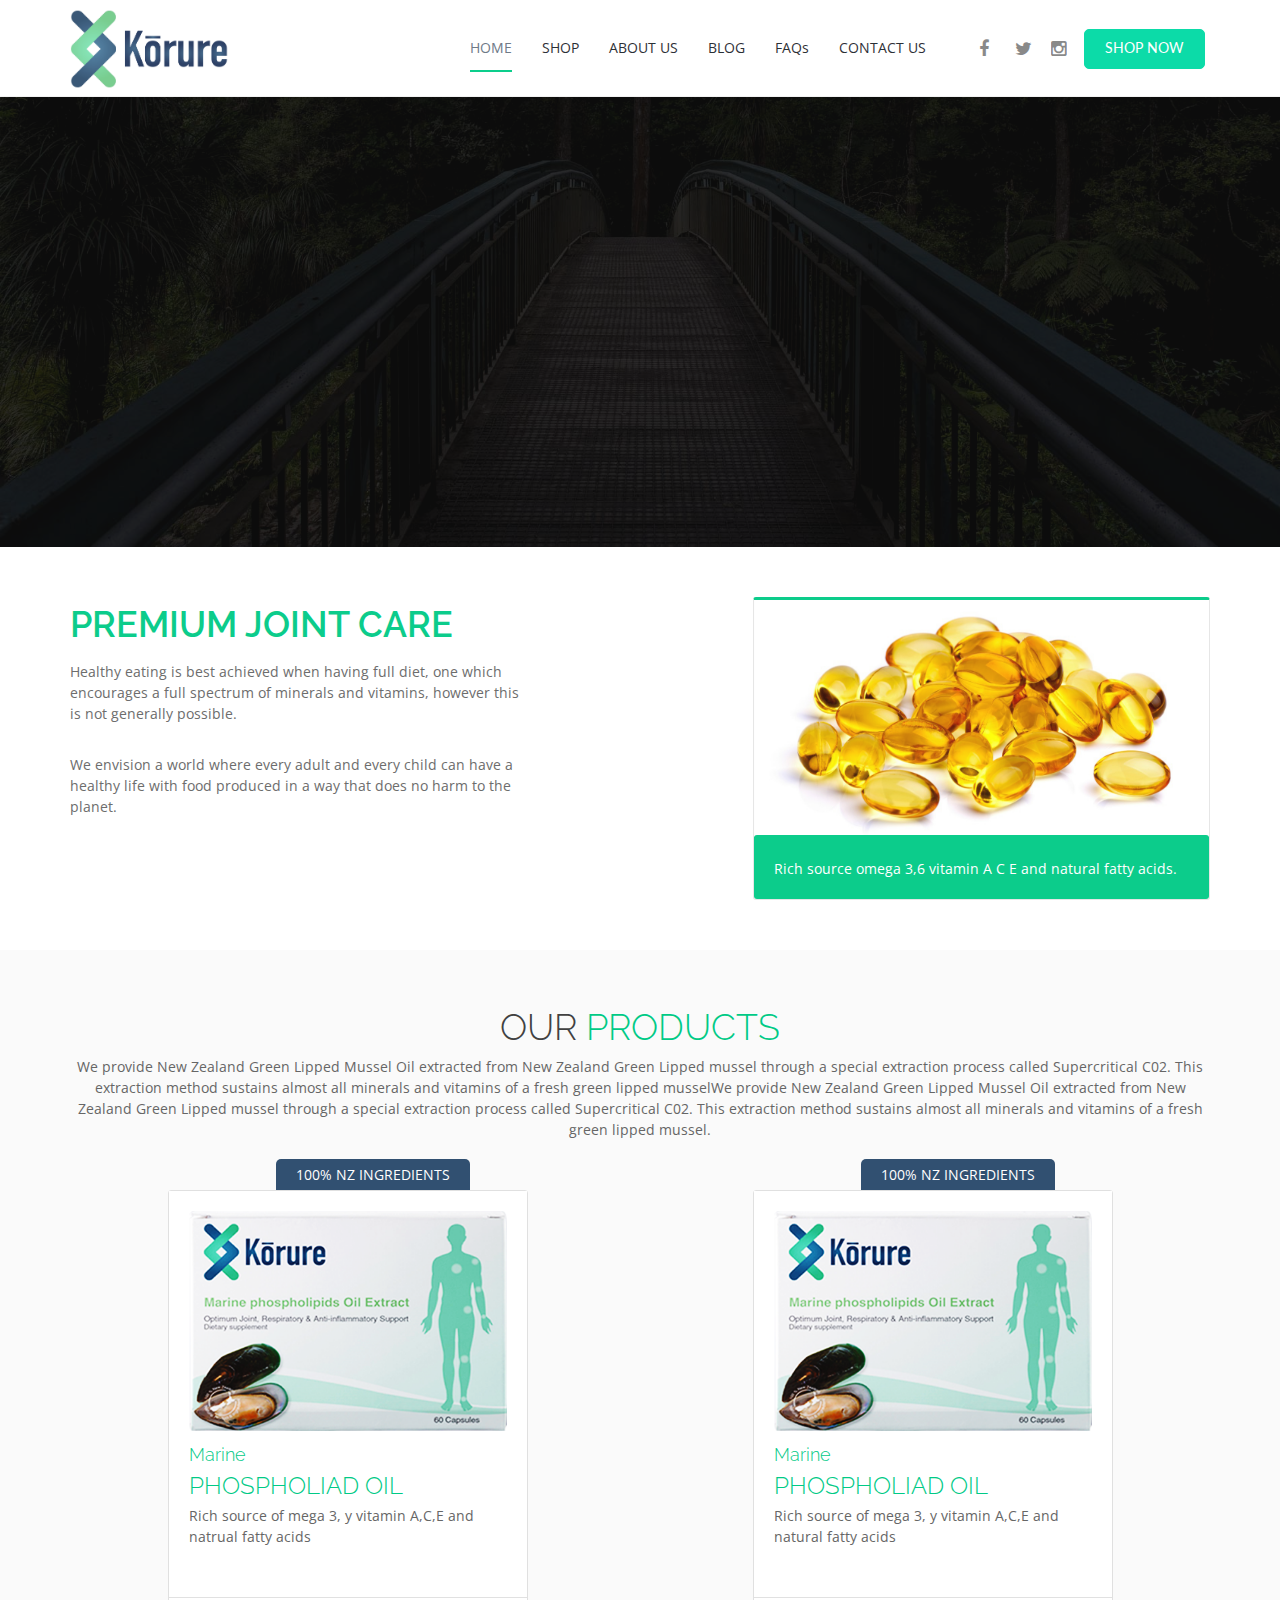
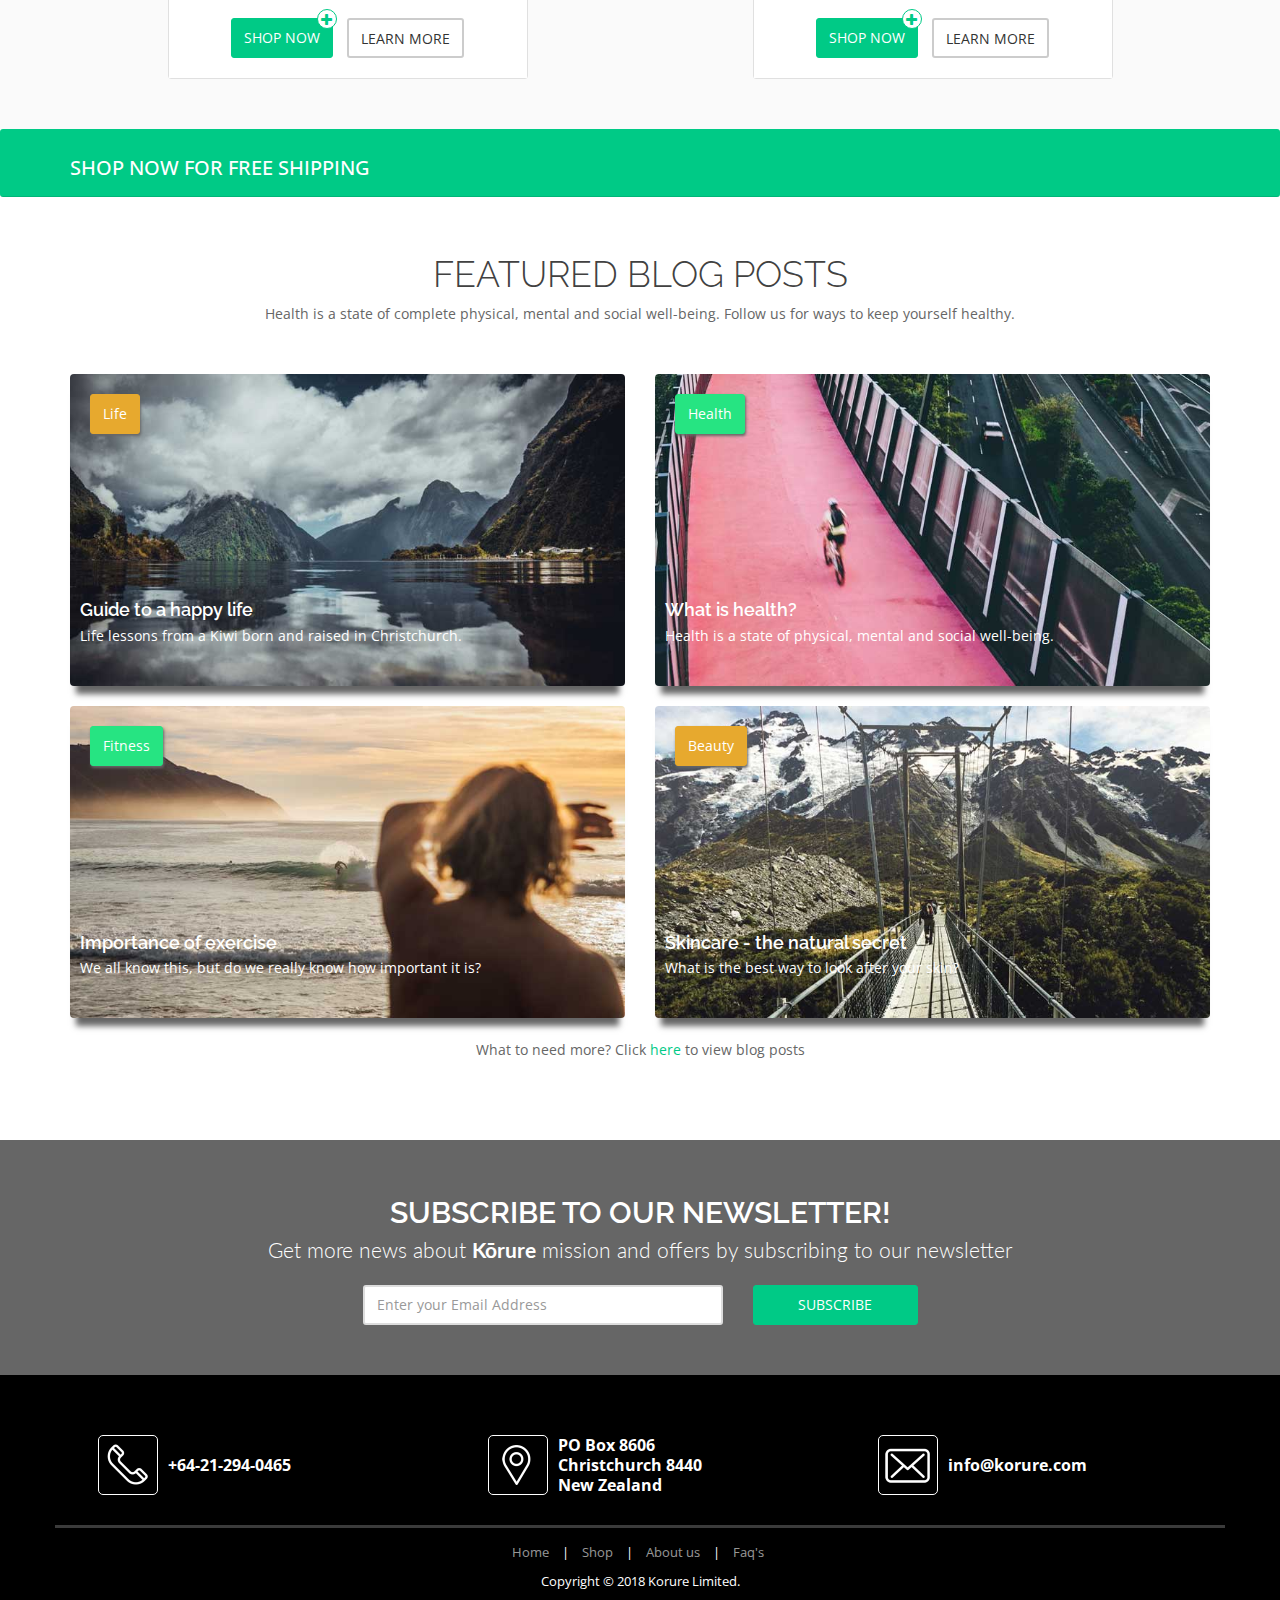
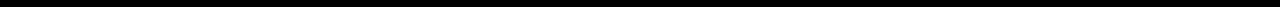
<file: index.html>
<!DOCTYPE html>
<!--[if IE 8]>			<html class="ie ie8"> <![endif]-->
<!--[if IE 9]>			<html class="ie ie9"> <![endif]-->
<!--[if gt IE 9]><!-->	<html> <!--<![endif]-->
	<head>
		<meta charset="utf-8" />
		<title>Korure</title>
		<meta name="keywords" content="HTML5,CSS3,Template" />
		<meta name="description" content="" />
		<meta name="Author" content="" />

		<!-- mobile settings -->
		<meta name="viewport" content="width=device-width, maximum-scale=1, initial-scale=1, user-scalable=0" />
		<!--[if IE]><meta http-equiv='X-UA-Compatible' content='IE=edge,chrome=1'><![endif]-->
		<link rel="shortcut icon" href="assets/images/favicon.png" />
		<!-- WEB FONTS : use %7C instead of | (pipe) -->
		<link href="https://fonts.googleapis.com/css?family=Open+Sans:300,400%7CRaleway:300,400,500,600,700%7CLato:300,400,400italic,600,700" rel="stylesheet" type="text/css" />

		<!-- CORE CSS -->
		<link href="assets/plugins/bootstrap/css/bootstrap.min.css" rel="stylesheet" type="text/css" />

		<!-- REVOLUTION SLIDER -->
		<link href="assets/plugins/slider.revolution/css/extralayers.css" rel="stylesheet" type="text/css" />
		<link href="assets/plugins/slider.revolution/css/settings.css" rel="stylesheet" type="text/css" />

		<!-- THEME CSS -->
		<link href="assets/css/essentials.css" rel="stylesheet" type="text/css" />
		<link href="assets/css/layout.css" rel="stylesheet" type="text/css" />

		<!-- PAGE LEVEL SCRIPTS -->
		<link href="assets/css/header-1.css" rel="stylesheet" type="text/css" />
		<link href="assets/css/color_scheme/green.css" rel="stylesheet" type="text/css" id="color_scheme" />
	</head>
	
	<body class="smoothscroll enable-animation">
		<!-- wrapper -->
		<div id="wrapper">
			<div id="header" class="sticky shadow-after-0 clearfix">
				<!-- TOP NAV -->
				<header id="topNav">
					<div class="container">
						<!-- Mobile Menu Button -->
						<button class="btn btn-mobile" data-toggle="collapse" data-target=".nav-main-collapse">
							<i class="fa fa-bars"></i>
						</button>
						<!-- BUTTONS -->
						<ul class="pull-right nav nav-pills nav-second-main">

							<!-- SEARCH -->
							<li><a href="https://www.facebook.com/korure.nz"><i class="fa fa-facebook"></i></a></li>
							<li><a href="https://www.twitter.com/Korure_nz"><i class="fa fa-twitter"></i></a></li>
							<li><a href="https://www.instagram.com/korure_nz/"><i class="fa fa-instagram"></i></a></li>
							<li class="shopbtn"><a href="https://korure-nz.myshopify.com/" class="btn btn-primary">SHOP NOW</a></li>
							<!-- /SEARCH -->
						</ul>
						<!-- /BUTTONS -->
						<!-- Logo -->
						<a class="logo pull-left" href="index.html"><img src="assets/images/korure-logo.png" alt="" /></a>

						<!-- Top Nav -->
						<div class="navbar-collapse pull-right nav-main-collapse collapse submenu-dark">
							<nav class="nav-main">
								<ul id="topMain" class="nav nav-pills nav-main">
									<li class="active"><a  href="index.html">HOME</a></li>
									<li><a  href="shop.html">SHOP</a></li>
									<li><a  href="aboutus.html">ABOUT US</a></li>
									<li><a  href="blog.html">BLOG</a></li>
									<li><a  href="faq.html">FAQs</a></li>
									<li><a  href="contactus.html">CONTACT US</a></li>
								</ul>

							</nav>
						</div>

					</div>
				</header>
				<!-- /Top Nav -->

			</div>



			<!-- REVOLUTION SLIDER -->
			<div class="slider fullwidthbanner-container roundedcorners">
				<div class="fullwidthbanner" data-height="450" data-shadow="0" data-navigationStyle="preview2">
					<ul class="hide">
						<!-- SLIDE  -->
						<li data-transition="fade" data-slotamount="1" data-masterspeed="1500" data-delay="10000" data-saveperformance="off" data-title="Slide 1" style="background-color: #000; overflow:visible">

							<img src="assets/images/backgrounds/bg1.jpg" alt="video" data-bgposition="bottom center" data-bgfit="cover" data-bgrepeat="no-repeat">

							

							<div class="tp-caption large_bold_white skewfromrightshort customout font-open-sans"
								data-x="545"
								data-y="70"
								data-customout="x:0;y:0;z:0;rotationX:0;rotationY:0;rotationZ:0;scaleX:0.75;scaleY:0.75;skewX:0;skewY:0;opacity:0;transformPerspective:600;transformOrigin:50% 50%;"
								data-speed="500"
								data-start="800"
								data-easing="Back.easeOut"
								data-endspeed="500"
								data-endeasing="Power4.easeIn"
								data-captionhidden="off"
								style="z-index: 4; font-weight:bold; color: #fff;">MADE BY NATURE
							</div>

							<div class="tp-caption large_bold_white skewfromleftshort customout font-open-sans"
								data-x="545"
								data-y="133"
								data-customout="x:0;y:0;z:0;rotationX:0;rotationY:0;rotationZ:0;scaleX:0.75;scaleY:0.75;skewX:0;skewY:0;opacity:0;transformPerspective:600;transformOrigin:50% 50%;"
								data-speed="300"
								data-start="1100"
								data-easing="Back.easeOut"
								data-endspeed="500"
								data-endeasing="Power4.easeIn"
								data-captionhidden="off"
								style="z-index: 7; font-weight:bold !important; color: #fff;">BETTER BY NATURE 
							</div>
							<div class="tp-caption block_theme_color sfb"
								data-x="550"
								data-y="200"
								data-customout="x:0;y:0;z:0;rotationX:0;rotationY:0;rotationZ:0;scaleX:0.75;scaleY:0.75;skewX:0;skewY:0;opacity:0;transformPerspective:600;transformOrigin:50% 50%;"
								data-speed="300"
								data-start="1100"
								data-easing="Back.easeOut"
								data-endspeed="500"
								data-endeasing="Power4.easeIn"
								data-captionhidden="off"
								style="z-index: 9; font-weight:bold !important; color: #fff; padding:2px; width:80px">
							</div>
							<div class="tp-caption ltl customin customout small_light_white font-lato"
								data-x="545"
								data-y="235"
								data-customin="x:0;y:150;z:0;rotationZ:0;scaleX:1.3;scaleY:1;skewX:0;skewY:0;opacity:0;transformPerspective:200;transformOrigin:50% 0%;"
								data-speed="500"
								data-start="1300"
								data-easing="easeOutQuad"
								data-splitin="none"
								data-splitout="none"
								data-elementdelay="0.01"
								data-endelementdelay="0.1"
								data-endspeed="500"
								data-endeasing="Power4.easeIn" style=" color: #fff; font-size:20px; max-width: 550px; white-space: normal; text-shadow:none;">
								New Zealand green lipped mussel to improve<br>your joint care & general wellbeing
							</div>

						</li>

					</ul>

					<div class="tp-bannertimer"><!-- progress bar --></div>
				</div>
			</div>
			<!-- /REVOLUTION SLIDER -->


			



			<!-- WELCOME -->
			<section class="">
				<div class="container">
					<div class="row">
						<div class="col-md-5">
							<h1 class="margin-bottom-10"><span>PREMIUM JOINT CARE</span></h1>
							<p>Healthy eating is best achieved when having full diet, one which encourages a full spectrum of minerals and vitamins, however this is not generally possible.</p>
							<p>We envision a world where every adult and every child can have a healthy life with food produced in a way that does no harm to the planet.</p>
						</div>
						<div class="col-md-2"></div>						
						<div class="col-md-5">
							<div class="box-static box-transparent box-bordered1  box-border-top padding-0">
								<div class="padding-0">
									<img src="assets/images/Softgel.jpg" class="img-responsive">
								</div>
								<div class="box-static box-border-top box-color padding-20">
									Rich source omega 3,6 vitamin A C E and natural fatty acids.
								</div> 
							</div>
						</div>
					</div>
					
				</div>
			</section>
			<!-- /WELCOME -->




			<!-- -->
			<section class="alternate">
				<div class="container">
					<header class="text-center margin-bottom-10">
						<h1 class="weight-300">OUR <span>PRODUCTS</span></h1>
						<p>We provide New Zealand Green Lipped Mussel Oil extracted from New Zealand Green Lipped mussel through a special extraction process called Supercritical C02. This extraction method sustains almost all minerals and vitamins of a fresh green lipped musselWe provide New Zealand Green Lipped Mussel Oil extracted from New Zealand Green Lipped mussel through a special extraction process called Supercritical C02. This extraction method sustains almost all minerals and vitamins of a fresh green lipped mussel.</p>
					</header>
					<div class="row margin-top-50">
						<div class="col-md-1"></div>
						<div class="col-md-4">
							<div class="box-static box-transparent box-bordered box-light padding-0 relative">
								<div style="margin:0 auto"><div class="boxtitle">100% NZ INGREDIENTS</div></div>
								<div class="bgwhite padding-20 bottom-line">
									<a href="product-veiw.html"><img src="assets/images/marine.png" class="img-responsive margin-bottom-10"></a>
									<h4 class="weight-300 margin-bottom-0"><span>Marine</span></h4>
									<h3 class="weight-300 margin-bottom-0"><span>PHOSPHOLIAD OIL</span></h3>
									<p>Rich source of mega 3, y vitamin  A,C,E and natrual fatty acids</p>
								</div>
								<div class="bgwhite padding-20 text-center">
									<a class="btn btn-primary icon" href="https://korure-nz.myshopify.com/">SHOP NOW<i class="fa fa-plus"></i></a>
									<a class="btn btn-default " href="product-veiw.html" >LEARN MORE</a>
								</div>
							</div>
						</div>
						<div class="col-md-2"></div>
						<div class="col-md-4">
							<div class="box-static box-transparent box-bordered box-light padding-0 relative">
								<div style="margin:0 auto"><div class="boxtitle">100% NZ INGREDIENTS</div></div>
								<div class="bgwhite padding-20 bottom-line">
									<a href="product-veiw.html"><img src="assets/images/marine.png" class="img-responsive margin-bottom-10"></a>
									<h4 class="weight-300 margin-bottom-0"><span>Marine</span></h4>
									<h3 class="weight-300 margin-bottom-0"><span>PHOSPHOLIAD OIL</span></h3>
									<p>Rich source of mega 3, y vitamin  A,C,E and natural fatty acids</p>
								</div>
								<div class="bgwhite padding-20 text-center">
									<a class="btn btn-primary icon" href="https://korure-nz.myshopify.com/">SHOP NOW <i class="fa fa-plus"></i></a>
									<a class="btn btn-default " href="product-veiw.html" >LEARN MORE</a>
								</div>
							</div>
						</div>
						<div class="col-md-1"></div>
					</div>

				</div>
			</section>
			<!-- / -->

			<div class="alert alert-primary bordered-bottom nomargin">
				<div class="container margin-top-0 margin-bottom-0">
					<div class="row">
						<div class="col-md-9 col-sm-12"><!-- left text -->
							<p class=" weight-500 size-20 nomargin-bottom padding-top-10">SHOP NOW FOR FREE SHIPPING</p>
						</div><!-- /left text -->
						<!-- <div class="col-md-3 col-sm-12 text-right">
							<a href="shop.html"  class="btn btn-default btn1 btn-lg">SIGN UP</a>
						</div> -->
					</div>
				</div>
			</div>
			<!-- / -->
			<!-- <section class="alternate">
				<div class="container">
					<header class="text-center margin-bottom-10">
						<h1 class="weight-300">WHAT <span>OUR CLIENTS SAY</span></h1>
						<p>Quotes and testimonials from our customers all around the world</p>
					</header>
					<div class="row margin-top-50">
						<div class="col-sm-6 col-md-4 margin-bottom-20">
							<div class="clients">
								<span class="overlay dark-5"></span>
								<img class="img-responsive" src="assets/images/clients/d-min.jpg" alt="">
								<div class="caption">
									<div class="padding-10">
									<h4 class="nomargin">Todd Williams</h4>
									<p></p>
									</div>
								</div>
							</div>
						</div>
						<div class="col-sm-6 col-md-4 margin-bottom-20">
							<div class="clients">
								<span class="overlay dark-5"></span>
								<img class="img-responsive" src="assets/images/clients/a-min.jpg" alt="">
								<div class="caption">
									<div class="padding-10">
									<h4 class="nomargin">Chad Brian</h4>
									<p></p>
									</div>
								</div>
							</div>
						</div>
						<div class="col-sm-6 col-md-4 margin-bottom-20">
							<div class="clients">
								<span class="overlay dark-5"></span>
								<img class="img-responsive" src="assets/images/clients/10-min.jpg" alt="">
								<div class="caption">
									<div class="padding-10">
									<h4 class="nomargin">Jennifer Miller</h4>
									<p></p>
									</div>
								</div>
							</div>
						</div>
					</div>
					<p class="text-center">Want hear more from my clients? Click <a href="">here</a> to view all</p>
				</div>
			</section> -->
			<!-- / -->
			<section>
				<div class="container">
					<header class="text-center margin-bottom-10">
						<h1 class="weight-300">FEATURED BLOG POSTS</h1>
						<p>Health is a state of complete physical, mental and social well-being. Follow us for ways to keep yourself healthy.</p>
					</header>
					<div class="row margin-top-50">
						<div class="col-sm-6 col-md-6 margin-bottom-20">
							<div class="bloglist">
								<a href="blog.html" class="btn btn-warning btn-yellow1">Life</a>
								<a href="blog.html"><img class="img-responsive radius-4 box-shadow-1" src="assets/images/blog1.jpg" alt=""></a>
								<div class="caption">
									<div class="padding-10">
									<h4 class="nomargin">Guide to a happy life</h4>
										<p>Life lessons from a Kiwi born and raised in Christchurch.</p>
									</div>
								</div>
							</div>
						</div>
						<div class="col-sm-6 col-md-6 margin-bottom-20">
							<div class="bloglist">
								<a href="blog.html" class="btn btn-success btn-green1">Health</a>
								<a href="blog.html"><img class="img-responsive radius-4 box-shadow-1" src="assets/images/blog2.jpg" alt=""></a>
								<div class="caption">
									<div class="padding-10">
									<h4 class="nomargin">What is health?</h4>
									<p>Health is a state of physical, mental and social well-being.
									</div>
								</div>
							</div>
						</div>
						<div class="col-sm-6 col-md-6 margin-bottom-20">
							<div class="bloglist">
								<a href="blog.html" class="btn btn-success btn-green1">Fitness</a>
								<a href="blog.html"><img class="img-responsive radius-4 box-shadow-1" src="assets/images/blog3.jpg" alt=""></a>
								<div class="caption">
									<div class="padding-10">
									<h4 class="nomargin">Importance of exercise</h4>
									<p>We all know this, but do we really know how important it is?</p>
									</div>
								</div>
							</div>
						</div>
						<div class="col-sm-6 col-md-6 margin-bottom-20">
							<div class="bloglist">
								<a href="blog.html" class="btn btn-warning btn-yellow1">Beauty</a>
								<a href="blog.html"><img class="img-responsive radius-4 box-shadow-1" src="assets/images/blog4.jpg" alt=""></a>
								<div class="caption">
									<div class="padding-10">
									<h4 class="nomargin">Skincare - the natural secret</h4>
									<p>What is the best way to look after your skin?
									</div>
								</div>
							</div>
						</div>
					</div>
					<p class="text-center">What to need more? Click <a href="blog.html">here</a> to view blog posts</p>
				</div>
			</section>
			<!-- / -->


			<!-- PARALLAX -->
			<section class="parallax parallax-2" style="background-image: url('assets/images/newsletterbg.jpg');">
				<div class="overlay dark-6"><!-- dark overlay [1 to 9 opacity] --></div>

				<div class="container">

					<div class="text-center">
						<h3 class="nomargin">SUBSCRIBE TO OUR NEWSLETTER!</h3>
						<p class="font-lato weight-300 lead nomargin-top">Get more news about <strong>Kōrure</strong> mission and offers by subscribing to our newsletter</p>
					</div>
					<div class="row">
						<div class="col-sm-3 col-md-3 "></div>
						<div class="col-sm-4 col-md-4 ">
							<input id="email" name="email" class="form-control required" placeholder="Enter your Email Address" type="email">
						</div>
						<div class="col-sm-2 col-md-2 ">
							<input type="submit" name="submit" value="SUBSCRIBE" class="btn btn-primary btn-block">
						</div>
					</div>
				</div>

			</section>
			<!-- /PARALLAX -->


			<!-- FOOTER -->
			<footer id="footer">
				<div class="container footerline">
					<div class="row">
						<div class="col-md-4">
							<div class="iconlist phone">
								<div class="icon"><img src="assets/images/telephone.png"></div>
								<a href="tel:+64-21-294-0465">+64-21-294-0465</a>
							</div>
						</div>
						<div class="col-md-4">
							<div class="iconlist address">
								<div class="icon"><img src="assets/images/placeholder.png"></div>
								PO Box 8606<br>Christchurch 8440<br>New Zealand
							</div>
						</div>
						<div class="col-md-4">
							<div class="iconlist phone">
								<div class="icon"><img src="assets/images/envelope.png"></div>
								<a href="mailto:ron.park@korure.com">info@korure.com</a>
							</div>
						</div>
					</div>
				</div>

				<div class="copyright">
					<div class="container text-center">
						<ul class="list-inline mobile-block text-center margin-bottom-10">
							<li><a href="index.html">Home</a></li>
							<li>|</li>
							<li><a href="shop.html">Shop</a></li>
							<li>|</li>
							<li><a href="aboutus.html">About us</a></li>
							<li>|</li>
							<li><a href="faq.html">Faq's</a></li>
						</ul>
						Copyright &copy; 2018 Korure Limited.
					</div>
				</div>
			</footer>
			<!-- /FOOTER -->

		</div>
		<!-- /wrapper -->




		<!-- SCROLL TO TOP -->
		<a href="#" id="toTop"></a>


		<!-- PRELOADER -->
		<div id="preloader">
			<div class="inner">
				<span class="loader"></span>
			</div>
		</div><!-- /PRELOADER -->


		<!-- JAVASCRIPT FILES -->
		<script type="text/javascript">var plugin_path = 'assets/plugins/';</script>
		<script type="text/javascript" src="assets/plugins/jquery/jquery-2.1.4.min.js"></script>

		<script type="text/javascript" src="assets/js/scripts.js"></script>
		

		<!-- REVOLUTION SLIDER -->
		<script type="text/javascript" src="assets/plugins/slider.revolution/js/jquery.themepunch.tools.min.js"></script>
		<script type="text/javascript" src="assets/plugins/slider.revolution/js/jquery.themepunch.revolution.min.js"></script>
		<script type="text/javascript" src="assets/js/view/demo.revolution_slider.js"></script>

	</body>
</html>
</file>
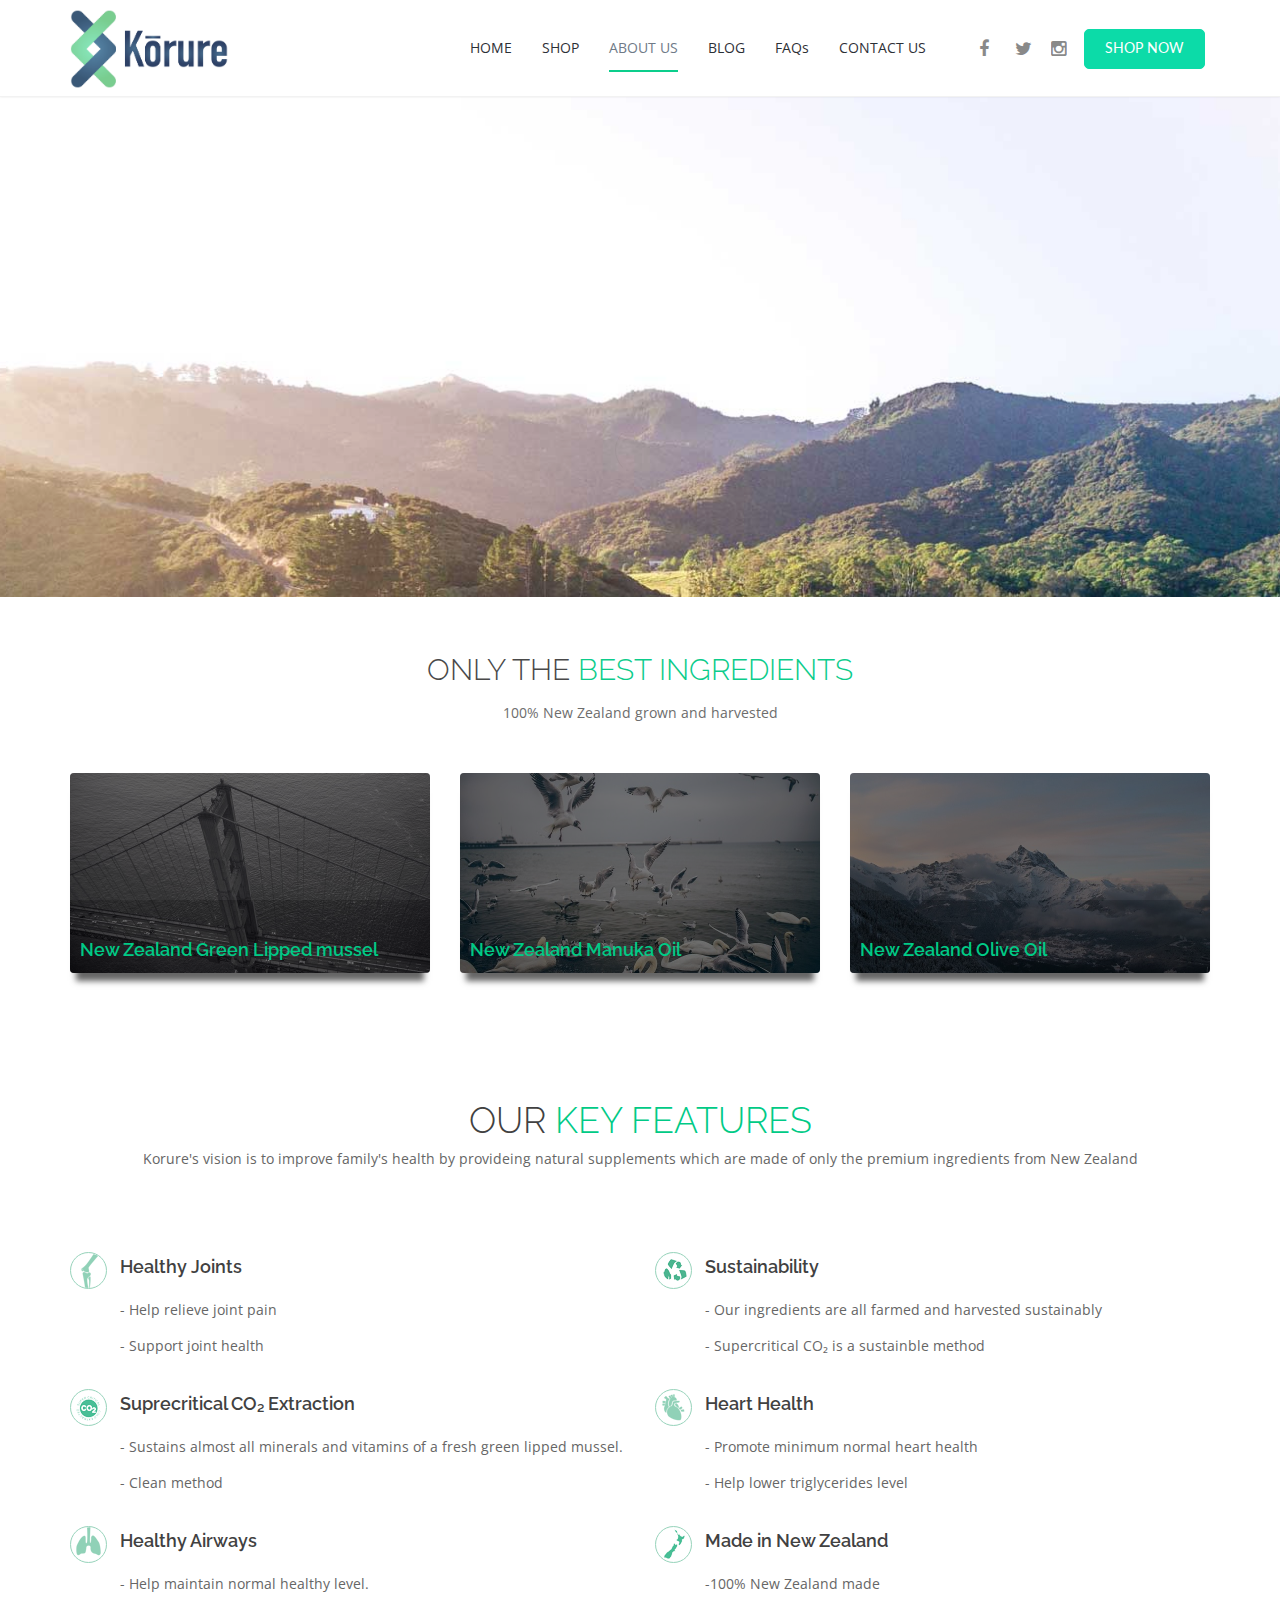
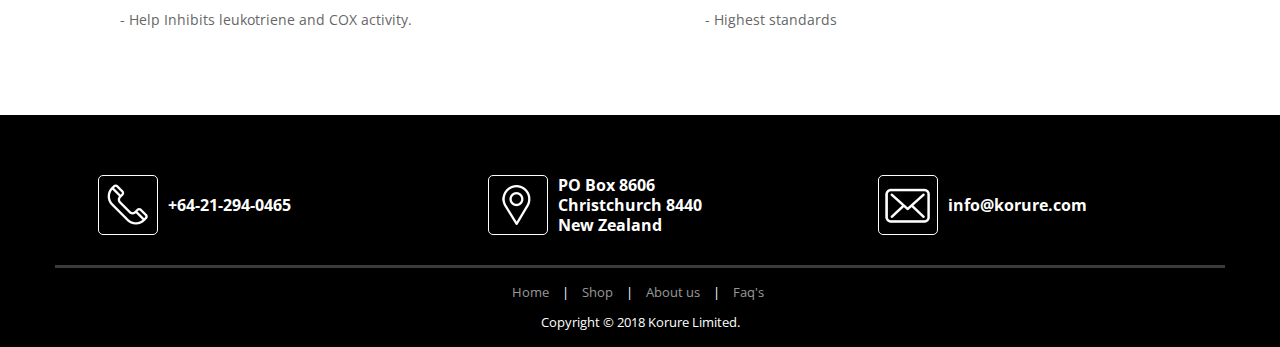
<file: aboutus.html>
<!DOCTYPE html>
<!--[if IE 8]>			<html class="ie ie8"> <![endif]-->
<!--[if IE 9]>			<html class="ie ie9"> <![endif]-->
<!--[if gt IE 9]><!-->	<html> <!--<![endif]-->
	<head>
		<meta charset="utf-8" />
		<title>Korure</title>
		<meta name="keywords" content="HTML5,CSS3,Template" />
		<meta name="description" content="" />
		<meta name="Author" content="" />

		<!-- mobile settings -->
		<meta name="viewport" content="width=device-width, maximum-scale=1, initial-scale=1, user-scalable=0" />
		<!--[if IE]><meta http-equiv='X-UA-Compatible' content='IE=edge,chrome=1'><![endif]-->
		<link rel="shortcut icon" href="assets/images/favicon.png" />
		<!-- WEB FONTS : use %7C instead of | (pipe) -->
		<link href="https://fonts.googleapis.com/css?family=Open+Sans:300,400%7CRaleway:300,400,500,600,700%7CLato:300,400,400italic,600,700" rel="stylesheet" type="text/css" />

		<!-- CORE CSS -->
		<link href="assets/plugins/bootstrap/css/bootstrap.min.css" rel="stylesheet" type="text/css" />


		<!-- THEME CSS -->
		<link href="assets/css/essentials.css" rel="stylesheet" type="text/css" />
		<link href="assets/css/layout-shop.css" rel="stylesheet" type="text/css" />
		<link href="assets/css/layout.css" rel="stylesheet" type="text/css" />

		<!-- PAGE LEVEL SCRIPTS -->
		<link href="assets/css/header-1.css" rel="stylesheet" type="text/css" />
		<link href="assets/css/color_scheme/green.css" rel="stylesheet" type="text/css" id="color_scheme" />
	</head>
	
	<body class="smoothscroll enable-animation">
		<!-- wrapper -->
		<div id="wrapper">
			<div id="header" class="sticky shadow-after-0 clearfix">
				<!-- TOP NAV -->
				<header id="topNav">
					<div class="container">
						<!-- Mobile Menu Button -->
						<button class="btn btn-mobile" data-toggle="collapse" data-target=".nav-main-collapse">
							<i class="fa fa-bars"></i>
						</button>
						<!-- BUTTONS -->
						<ul class="pull-right nav nav-pills nav-second-main">

							<!-- SEARCH -->
							<li><a href="https://www.facebook.com/korure.nz"><i class="fa fa-facebook"></i></a></li>
							<li><a href="https://twitter.com/Korure_nz"><i class="fa fa-twitter"></i></a></li>
							<li><a href="https://www.instagram.com/korure_nz/"><i class="fa fa-instagram"></i></a></li>
							<li class="shopbtn"><a href="https://korure-nz.myshopify.com/" class="btn btn-primary">SHOP NOW</a></li>
							<!-- /SEARCH -->
						</ul>
						<!-- /BUTTONS -->
						<!-- Logo -->
						<a class="logo pull-left" href="index.html"><img src="assets/images/korure-logo.png" alt="" /></a>

						<!-- Top Nav -->
						<div class="navbar-collapse pull-right nav-main-collapse collapse submenu-dark">
							<nav class="nav-main">
								<ul id="topMain" class="nav nav-pills nav-main">
									<li ><a  href="index.html">HOME</a></li>
									<li><a  href="shop.html">SHOP</a></li>
									<li class="active"><a  href="aboutus.html">ABOUT US</a></li>
									<li><a  href="blog.html">BLOG</a></li>
									<li><a  href="faq.html">FAQs</a></li>
									<li><a  href="contactus.html">CONTACT US</a></li>
								</ul>

							</nav>
						</div>

					</div>
				</header>
				<!-- /Top Nav -->

			</div>



			<!-- SLIDER -->
			<section id="slider" class="height-500 parallax " style="background-image:url('assets/images/backgrounds/aboutusbg.jpg')">
				<div class="display-table">
					<div class="display-table-cell vertical-align-middle">
						<div class="container">

							<!-- <div class="row">
								<div class="text-left col-md-10 col-xs-12 col-md-offset-1">

									<h3 class="bold font-raleway wow fadeInUp" data-wow-delay="0.4s">THE STORY SO FAR....<div class="line"></div></h3>
									<p class="lead font-lato weight-300 hidden-xs wow fadeInUp" data-wow-delay="0.6s"> Kōrure has a mission to inspire New Zealanders and the world, in order to improve their health and wellbeing. To achieve this mission, Kōrure products are made from 100% New Zealand ingredients. A country known for its clean and beautiful environment. Kōrure products are a convenient and cost effective way of looking after your health.</p>
								</div>
							</div> -->
						</div>
					</div>
				</div>
				
			</section>
			<!-- /SLIDER -->


			



			<!-- WELCOME -->
			<section class="">
				<div class="container">
					<header class="text-center margin-bottom-10">
						<h2 class="weight-300 margin-bottom-10">ONLY THE <span>BEST INGREDIENTS</span></h2>
						<p>100% New Zealand grown and harvested</p>
					</header>
					<div class="row margin-top-50">
						<div class="col-sm-6 col-md-4 margin-bottom-20">
							<div class="integredients">
								<span class="overlay dark-5"></span>
								<img class="img-responsive radius-4 box-shadow-1" src="assets/images/2-min.jpg" alt="">
								<div class="caption">
									<div class="padding-10">
									<h4 class="nomargin">New Zealand Green Lipped mussel</h4>
									<!--<p>Lorem ipsum dolor sit amet, consectetur adipisicing elit. Vero quod consequuntur qui busdam,</p>-->
									</div>
								</div>
							</div>
						</div>
						<div class="col-sm-6 col-md-4 margin-bottom-20">
							<div class="integredients">
								<span class="overlay dark-5"></span>
								<img class="img-responsive radius-4 box-shadow-1" src="assets/images/9-min.jpg" alt="">
								<div class="caption">
									<div class="padding-10">
									<h4 class="nomargin">New Zealand Manuka Oil</h4>
									<!--<p>Lorem ipsum dolor sit amet, consectetur adipisicing elit. Vero quod consequuntur qui busdam,</p>-->
									</div>
								</div>
							</div>
						</div>
						<div class="col-sm-6 col-md-4 margin-bottom-20">
							<div class="integredients">
								<span class="overlay dark-5"></span>
								<img class="img-responsive radius-4 box-shadow-1" src="assets/images/1-min.jpg" alt="">
								<div class="caption">
									<div class="padding-10">
									<h4 class="nomargin">New Zealand Olive Oil</h4>
									<!--<p>Lorem ipsum dolor sit amet, consectetur adipisicing elit. Vero quod consequuntur qui busdam,</p>-->
									</div>
								</div>
							</div>
						</div>
					</div>
					<!-- <div class="parallax parallax-2 radius-4  padding-30 margin-top-20" style="background: url('assets/images/backgrounds/ourproductbg.jpg');">
						<div class="row">
							<div class="col-md-4">
							</div>
							<div class="col-md-8">
								<div class="box-white radius-4 padding-20">
									<h4 class="nomargin text-black">OUR PRODUCTS</h4>
									<p class="text-black">Our products are made in New Zealand from start to finish. Our green lipped mussels are farmed and harvested in beautiful pristine waters of Marlborough Sounds, New Zealand.</p>
								</div>
							</div>
						</div>
					</div> -->
				</div>
			</section>
			<!-- /WELCOME -->




			<!---->

			<!--<div class="alert alert-primary bordered-bottom nomargin">-->
				<!--<div class="container margin-top-0 margin-bottom-0">-->
					<!--<div class="row">-->
						<!--<div class="col-md-9 col-sm-12">&lt;!&ndash; left text &ndash;&gt;-->
							<!--<p class=" weight-500 size-20 nomargin-bottom padding-top-10">SIGN UP NOW FOR 10% OFF</p>-->
						<!--</div>&lt;!&ndash; /left text &ndash;&gt;-->
						<!--<div class="col-md-3 col-sm-12 text-right">&lt;!&ndash; right btn &ndash;&gt;-->
							<!--<a href="shop.html"  class="btn btn-default btn1 btn-lg">SIGN UP</a>-->
						<!--</div>&lt;!&ndash; /right btn &ndash;&gt;-->
					<!--</div>-->
				<!--</div>-->
			<!--</div>-->
			<!-- / -->
			<section >
				<div class="container">
					<header class="text-center margin-bottom-10">
						<h1 class="weight-300">OUR <span>KEY FEATURES</span></h1>
						<p>Korure's vision is to improve family's health by provideing natural supplements which are made of only the premium ingredients from New Zealand</p>
					</header>
					<div class="row margin-top-50">
						<div class="col-sm-6 col-md-6 margin-bottom-20">
							<div class="box-icon box-icon-left box-icon-round margin-bottom-10 keyfeature">
								<a class="box-icon-title" href="#">
									<span class=""><img src="assets/images/Joint-health-icon.png"></span>
									<h2>Healthy Joints
									</h2>
								</a>
								<p>- Help relieve joint pain</p>
								<p>- Support joint health</p>

							</div>
							<div class="box-icon box-icon-left box-icon-round margin-bottom-10 keyfeature">
								<a class="box-icon-title" href="#">
									<span class=""><img src="assets/images/CO2-Icon.png"></span>
									<h2>Suprecritical CO₂ Extraction
									</h2>
								</a>
								<p>- Sustains almost all minerals and vitamins of a fresh green lipped mussel.</p>
								<p>- Clean method</p>

							</div>
							<div class="box-icon box-icon-left box-icon-round margin-bottom-10 keyfeature">
								<a class="box-icon-title" href="#">
									<span class=""><img src="assets/images/Lung-Health-icon.png"></span>
									<h2>Healthy Airways</h2>
								</a>
								<p>- Help maintain normal healthy level.</p>
								<p>- Help Inhibits leukotriene and COX activity.</p>

							</div>
						</div>
						<div class="col-sm-6 col-md-6 margin-bottom-20">
							<div class="box-icon box-icon-left box-icon-round margin-bottom-10 keyfeature">
								<a class="box-icon-title" href="#">
									<span class=""><img src="assets/images/recycle.png"></span>
									<h2>Sustainability</h2>
								</a>
								<p>- Our ingredients are all farmed and harvested sustainably</p>
								<p>- Supercritical CO₂ is a sustainble method</p>

							</div>
							<div class="box-icon box-icon-left box-icon-round margin-bottom-10 keyfeature">
								<a class="box-icon-title" href="#">
									<span class=""><img src="assets/images/Heart-health-icon.png"></span>
									<h2>Heart Health</h2>
								</a>
								<p>- Promote minimum normal heart health</p>
								<p>- Help lower triglycerides level</p>

							</div>
							<div class="box-icon box-icon-left box-icon-round margin-bottom-10 keyfeature">
								<a class="box-icon-title" href="#">
									<span class=""><img src="assets/images/NZ-Icon.png"></span>
									<h2>Made in New Zealand</h2>
								</a>
								<p>-100% New Zealand made</p>
								<p>- Highest standards</p>

							</div>
						</div>
						
					</div>
				</div>
			</section>
			<!-- / -->
			


			<!--&lt;!&ndash; PARALLAX &ndash;&gt;-->
			<!--<section class="parallax parallax-2" style="background: url('assets/images/newsletterbg.jpg');">-->
				<!--<div class="overlay dark-6">&lt;!&ndash; dark overlay [1 to 9 opacity] &ndash;&gt;</div>-->

				<!--<div class="container">-->

					<!--<div class="text-center">-->
						<!--<h3 class="nomargin">SUBSCRIBE TO OUR NEWSLETTER!</h3>-->
						<!--<p class="font-lato weight-300 lead nomargin-top">Get more news about <strong>Korure</strong> mission and offers by subscribing to our newsletter</p>-->
					<!--</div>-->
					<!--<div class="row">-->
						<!--<div class="col-sm-3 col-md-3 "></div>-->
						<!--<div class="col-sm-4 col-md-4 ">-->
							<!--<input id="email" name="email" class="form-control required" placeholder="Enter your Email Address" type="email">-->
						<!--</div>-->
						<!--<div class="col-sm-2 col-md-2 ">-->
							<!--<input type="submit" name="submit" value="SUBSCRIBE" class="btn btn-primary btn-block">-->
						<!--</div>-->
					<!--</div>-->
				<!--</div>-->

			<!--</section>-->
			<!--&lt;!&ndash; /PARALLAX &ndash;&gt;-->
			<!--&lt;!&ndash; / &ndash;&gt;-->
			<!--<section class="alternate">-->
				<!--<div class="container">-->
					<!--<header class="text-center margin-bottom-10">-->
						<!--<h1 class="weight-300">WHAT <span>OUR CLIENTS SAY</span></h1>-->
						<!--<p>Lorem ipsum dolor sit amet, <span>consectetur adipisicing</span> elit. Vero quod consequuntur quibusdam, enim expedita sed quia nesciunt incidunt accusamus necessitatibus modi adipisci officia libero accusantium esse hic, obcaecati, ullam, laboriosam!</p>-->
					<!--</header>-->
					<!--<div class="row margin-top-50">-->
						<!--<div class="col-sm-6 col-md-4 margin-bottom-20">-->
							<!--<div class="clients">-->
								<!--<span class="overlay dark-5"></span>-->
								<!--<img class="img-responsive" src="assets/images/clients/d-min.jpg" alt="">-->
								<!--<div class="caption">-->
									<!--<div class="padding-10">-->
									<!--<h4 class="nomargin">Ron Park</h4>-->
									<!--<p>Lorem ipsum dolor sit amet, consectetur adipisicing elit. Vero quod consequuntur qui busdam,</p>-->
									<!--</div>-->
								<!--</div>-->
							<!--</div>-->
						<!--</div>-->
						<!--<div class="col-sm-6 col-md-4 margin-bottom-20">-->
							<!--<div class="clients">-->
								<!--<span class="overlay dark-5"></span>-->
								<!--<img class="img-responsive" src="assets/images/clients/a-min.jpg" alt="">-->
								<!--<div class="caption">-->
									<!--<div class="padding-10">-->
									<!--<h4 class="nomargin">Ron Park</h4>-->
									<!--<p>Lorem ipsum dolor sit amet, consectetur adipisicing elit. Vero quod consequuntur qui busdam,</p>-->
									<!--</div>-->
								<!--</div>-->
							<!--</div>-->
						<!--</div>-->
						<!--<div class="col-sm-6 col-md-4 margin-bottom-20">-->
							<!--<div class="clients">-->
								<!--<span class="overlay dark-5"></span>-->
								<!--<img class="img-responsive" src="assets/images/clients/10-min.jpg" alt="">-->
								<!--<div class="caption">-->
									<!--<div class="padding-10">-->
									<!--<h4 class="nomargin">Ron Park</h4>-->
									<!--<p>Lorem ipsum dolor sit amet, consectetur adipisicing elit. Vero quod consequuntur qui busdam,</p>-->
									<!--</div>-->
								<!--</div>-->
							<!--</div>-->
						<!--</div>-->
					<!--</div>-->
					<!--<p class="text-center">Want hear more from my clients? Click <a href="">here</a> to view all</p>-->
				<!--</div>-->
			<!--</section>-->
			<!--&lt;!&ndash; / &ndash;&gt;-->

			<!-- FOOTER -->
			<footer id="footer">
				<div class="container footerline">
					<div class="row">
						<div class="col-md-4">
							<div class="iconlist phone">
								<div class="icon"><img src="assets/images/telephone.png"></div>
								<a href="tel:+64-21-294-0465">+64-21-294-0465</a>
							</div>
						</div>
						<div class="col-md-4">
							<div class="iconlist address">
								<div class="icon"><img src="assets/images/placeholder.png"></div>
								PO Box 8606<br>Christchurch 8440<br>New Zealand
							</div>
						</div>
						<div class="col-md-4">
							<div class="iconlist phone">
								<div class="icon"><img src="assets/images/envelope.png"></div>
								<a href="mailto:ron.park@korure.com">info@korure.com</a>
							</div>
						</div>
					</div>
				</div>

				<div class="copyright">
					<div class="container text-center">
						<ul class="list-inline mobile-block text-center margin-bottom-10">
							<li><a href="index.html">Home</a></li>
							<li>|</li>
							<li><a href="shop.html">Shop</a></li>
							<li>|</li>
							<li><a href="aboutus.html">About us</a></li>
							<li>|</li>
							<li><a href="faq.html">Faq's</a></li>
						</ul>
						Copyright &copy; 2018 Korure Limited.
					</div>
				</div>
			</footer>
			<!-- /FOOTER -->

		</div>
		<!-- /wrapper -->




		<!-- SCROLL TO TOP -->
		<a href="#" id="toTop"></a>


		<!-- PRELOADER -->
		<div id="preloader">
			<div class="inner">
				<span class="loader"></span>
			</div>
		</div><!-- /PRELOADER -->


		<!-- JAVASCRIPT FILES -->
		<script type="text/javascript">var plugin_path = 'assets/plugins/';</script>
		<script type="text/javascript" src="assets/plugins/jquery/jquery-2.1.4.min.js"></script>

		<script type="text/javascript" src="assets/js/scripts.js"></script>

	</body>
</html>
</file>
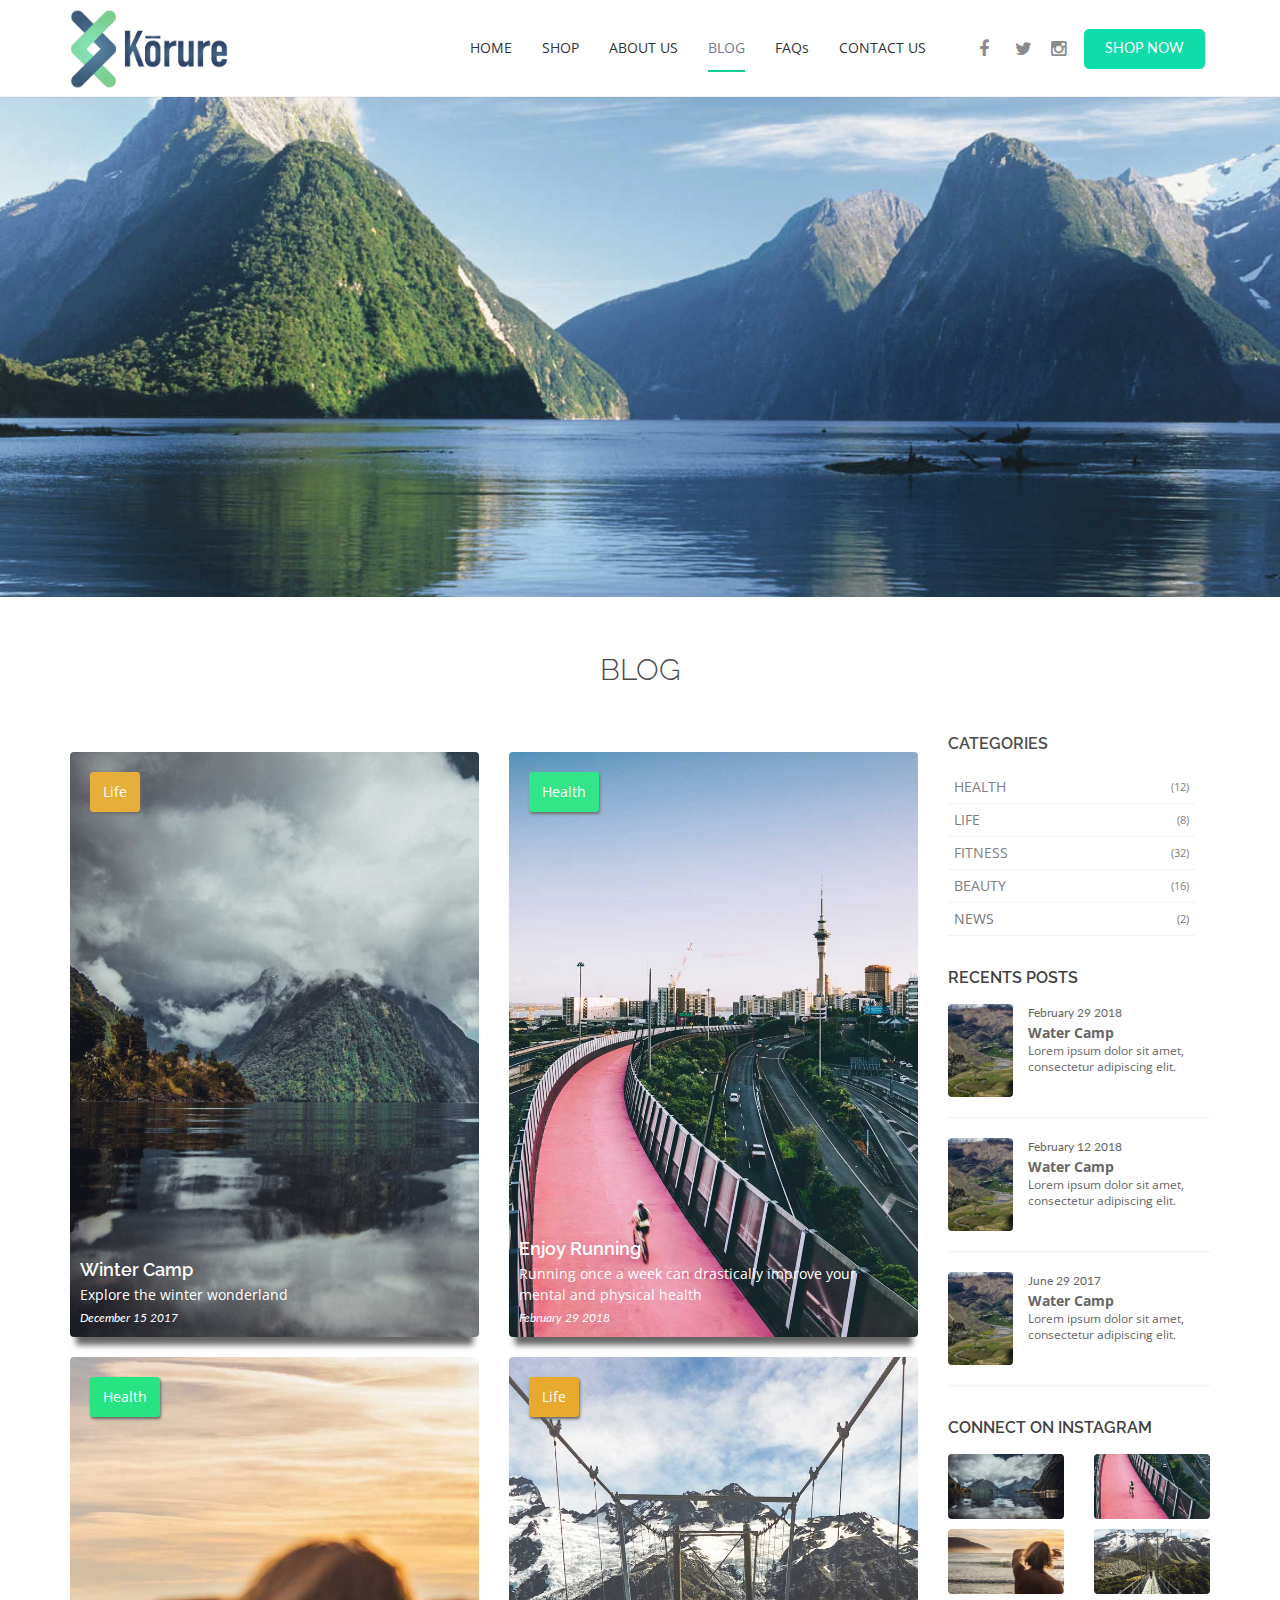
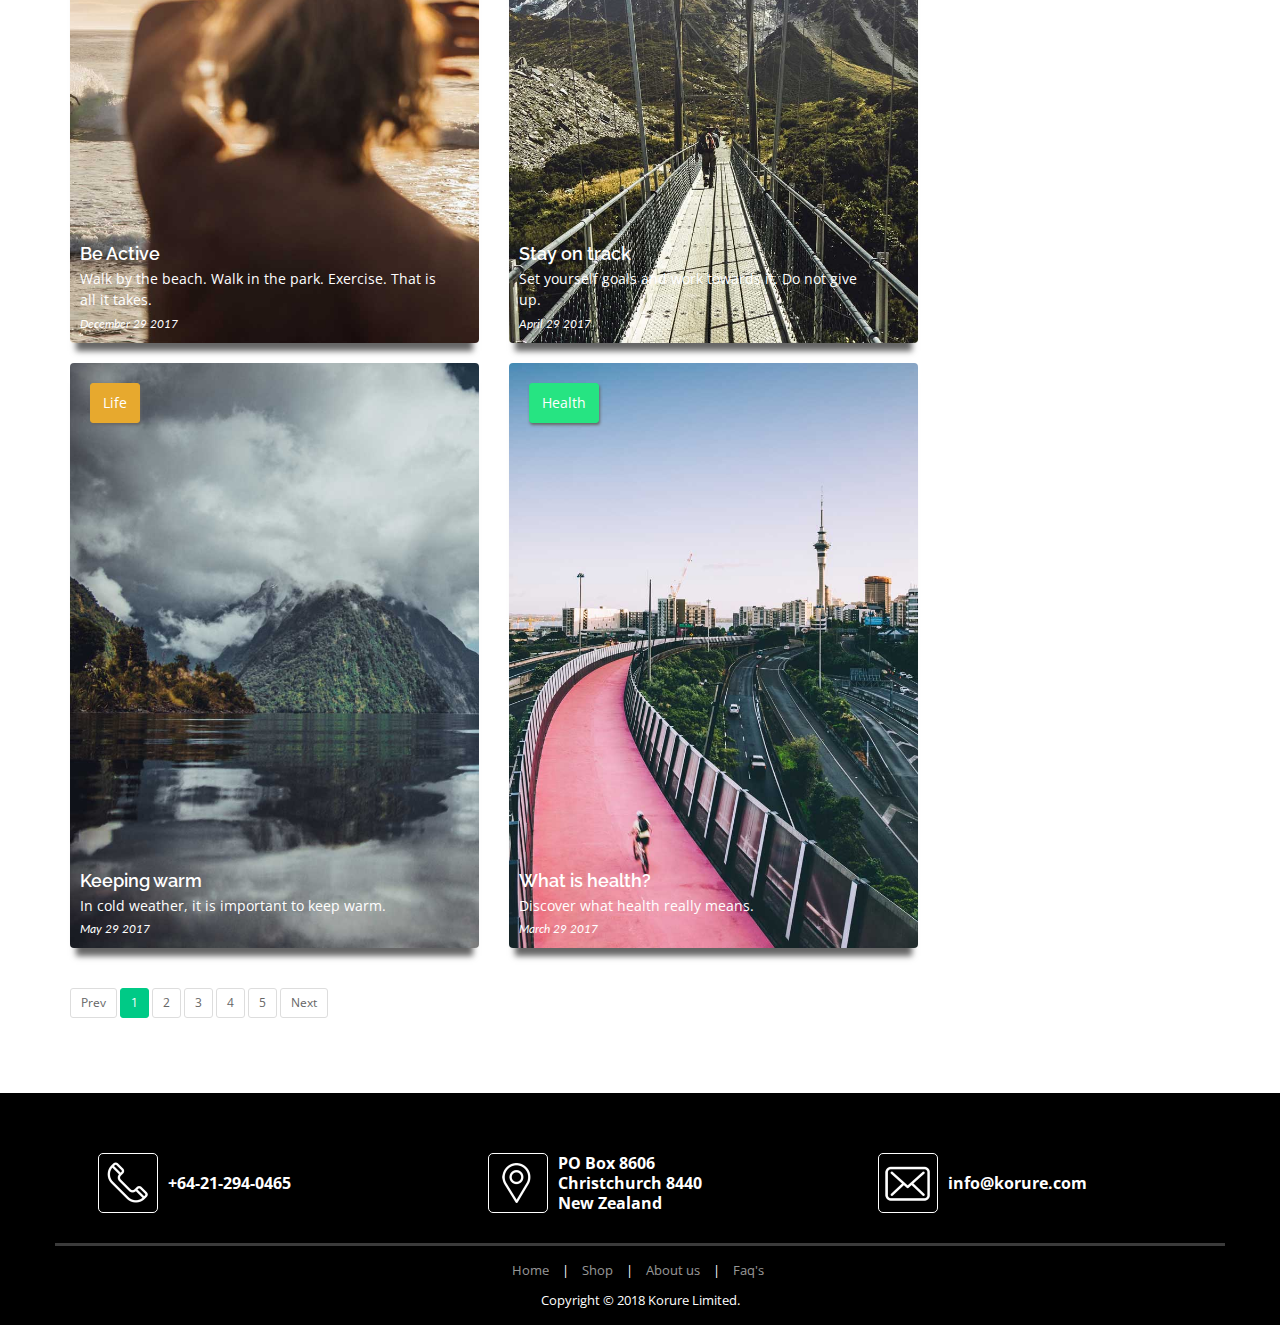
<file: blog.html>
<!DOCTYPE html>
<!--[if IE 8]>			<html class="ie ie8"> <![endif]-->
<!--[if IE 9]>			<html class="ie ie9"> <![endif]-->
<!--[if gt IE 9]><!-->	<html> <!--<![endif]-->
	<head>
		<meta charset="utf-8" />
		<title>Korure</title>
		<meta name="keywords" content="HTML5,CSS3,Template" />
		<meta name="description" content="" />
		<meta name="Author" content="" />

		<!-- mobile settings -->
		<meta name="viewport" content="width=device-width, maximum-scale=1, initial-scale=1, user-scalable=0" />
		<!--[if IE]><meta http-equiv='X-UA-Compatible' content='IE=edge,chrome=1'><![endif]-->
		<link rel="shortcut icon" href="assets/images/favicon.png" />
		<!-- WEB FONTS : use %7C instead of | (pipe) -->
		<link href="https://fonts.googleapis.com/css?family=Open+Sans:300,400%7CRaleway:300,400,500,600,700%7CLato:300,400,400italic,600,700" rel="stylesheet" type="text/css" />

		<!-- CORE CSS -->
		<link href="assets/plugins/bootstrap/css/bootstrap.min.css" rel="stylesheet" type="text/css" />


		<!-- THEME CSS -->
		<link href="assets/css/essentials.css" rel="stylesheet" type="text/css" />
		<link href="assets/css/layout-shop.css" rel="stylesheet" type="text/css" />
		<link href="assets/css/layout.css" rel="stylesheet" type="text/css" />

		<!-- PAGE LEVEL SCRIPTS -->
		<link href="assets/css/header-1.css" rel="stylesheet" type="text/css" />
		<link href="assets/css/color_scheme/green.css" rel="stylesheet" type="text/css" id="color_scheme" />
	</head>
	
	<body class="smoothscroll enable-animation">
		<!-- wrapper -->
		<div id="wrapper">
			<div id="header" class="sticky shadow-after-0 clearfix">
				<!-- TOP NAV -->
				<header id="topNav">
					<div class="container">
						<!-- Mobile Menu Button -->
						<button class="btn btn-mobile" data-toggle="collapse" data-target=".nav-main-collapse">
							<i class="fa fa-bars"></i>
						</button>
						<!-- BUTTONS -->
						<ul class="pull-right nav nav-pills nav-second-main">

							<!-- SEARCH -->
							<li><a href="https://www.facebook.com/korure.nz"><i class="fa fa-facebook"></i></a></li>
							<li><a href="https://www.twitter.com/Korure_nz"><i class="fa fa-twitter"></i></a></li>
							<li><a href="https://www.instagram.com/korure_nz/"><i class="fa fa-instagram"></i></a></li>
							<li class="shopbtn"><a href="https://korure-nz.myshopify.com/" class="btn btn-primary">SHOP NOW</a></li>
							<!-- /SEARCH -->
						</ul>
						<!-- /BUTTONS -->
						<!-- Logo -->
						<a class="logo pull-left" href="index.html"><img src="assets/images/korure-logo.png" alt="" /></a>

						<!-- Top Nav -->
						<div class="navbar-collapse pull-right nav-main-collapse collapse submenu-dark">
							<nav class="nav-main">
								<ul id="topMain" class="nav nav-pills nav-main">
									<li ><a  href="index.html">HOME</a></li>
									<li><a  href="shop.html">SHOP</a></li>
									<li><a  href="aboutus.html">ABOUT US</a></li>
									<li class="active"><a  href="blog.html">BLOG</a></li>
									<li><a  href="faq.html">FAQs</a></li>
									<li><a  href="contactus.html">CONTACT US</a></li>
								</ul>

							</nav>
						</div>

					</div>
				</header>
				<!-- /Top Nav -->

			</div>



			<!-- SLIDER -->
			<section id="slider" class="height-500 parallax " style="background-image:url('assets/images/backgrounds/blogbg.jpg')">
				
				
			</section>
			<!-- /SLIDER -->


			



			<!-- WELCOME -->
			<section class="">
				<div class="container">
					<header class="text-center margin-bottom-10">
						<h2 class="weight-300 margin-bottom-10">BLOG</h2>
						<!--<p>Lorem ipsum dolor sit amet, consectetur adipiscing elit. Maecenas metus nulla, commodo a sodales sed</p>-->
					</header>
					<div class="row">
						<div class="col-md-9 col-sm-9">
							<div class="row margin-top-50">
								<div class="col-sm-6 col-md-6 margin-bottom-20">
									<div class="bloglist">
										<a href="#" class="btn btn-warning btn-yellow1 ">Life</a>
										<a href="#"><img class="img-responsive radius-4 box-shadow-1" src="assets/images/blogdetail1.jpg" alt=""></a>
										<div class="caption">
											<div class="padding-10">
											<h4 class="nomargin">Winter Camp</h4>
												<p class="margin-bottom-0">Explore the winter wonderland</p>
											<p class="margin-bottom-0"><small><i>December 15 2017</i></small></p>
											</div>
										</div>
									</div>
								</div>
								<div class="col-sm-6 col-md-6 margin-bottom-20">
									<div class="bloglist">
										<a href="#" class="btn btn-success btn-green1">Health</a>
										<a href="#"><img class="img-responsive radius-4 box-shadow-1" src="assets/images/blogdetail2.jpg" alt=""></a>
										<div class="caption">
											<div class="padding-10">
											<h4 class="nomargin">Enjoy Running</h4>
											<p class="margin-bottom-0">Running once a week can drastically improve your mental and physical health
											</p>
												<p class="margin-bottom-0"><small><i>February 29 2018</i></small></p>
											</div>
										</div>
									</div>
								</div>
								<div class="col-sm-6 col-md-6 margin-bottom-20">
									<div class="bloglist">
										<a href="#" class="btn btn-success btn-green1">Health</a>
										<a href="#"><img class="img-responsive radius-4 box-shadow-1" src="assets/images/blogdetail3.jpg" alt=""></a>
										<div class="caption">
											<div class="padding-10">
											<h4 class="nomargin">Be Active</h4>
											<p class="margin-bottom-0">Walk by the beach. Walk in the park. Exercise. That is all it takes.
											</p>
												<p class="margin-bottom-0"><small><i>December 29 2017</i></small></p>
											</div>
										</div>
									</div>
								</div>
								<div class="col-sm-6 col-md-6 margin-bottom-20">
									<div class="bloglist">
										<a href="#" class="btn btn-warning btn-yellow1">Life</a>
										<a href="#"><img class="img-responsive radius-4 box-shadow-1" src="assets/images/blogdetail4.jpg" alt=""></a>
										<div class="caption">
											<div class="padding-10">
											<h4 class="nomargin">Stay on track</h4>
											<p class="margin-bottom-0">Set yourself goals and work towards it. Do not give up.
											</p>
												<p class="margin-bottom-0"><small><i>April 29 2017</i></small></p>
											</div>
										</div>
									</div>
								</div>
								<div class="col-sm-6 col-md-6 margin-bottom-20">
									<div class="bloglist">
										<a href="#" class="btn btn-warning btn-yellow1">Life</a>
										<a href="#"><img class="img-responsive radius-4 box-shadow-1" src="assets/images/blogdetail1.jpg" alt=""></a>
										<div class="caption">
											<div class="padding-10">
											<h4 class="nomargin">Keeping warm</h4>
											<p class="margin-bottom-0">In cold weather, it is important to keep warm.
											</p>
												<p class="margin-bottom-0"><small><i>May 29 2017</i></small></p>
											</div>
										</div>
									</div>
								</div>
								<div class="col-sm-6 col-md-6 margin-bottom-20">
									<div class="bloglist">
										<a href="#" class="btn btn-success btn-green1">Health</a>
										<a href="#"><img class="img-responsive radius-4 box-shadow-1" src="assets/images/blogdetail2.jpg" alt=""></a>
										<div class="caption">
											<div class="padding-10">
											<h4 class="nomargin">What is health?</h4>
												<p class="margin-bottom-0">Discover what health really means.</p>
											<p class="margin-bottom-0"><small><i>March 29 2017</i></small></p>
											</div>
										</div>
									</div>
								</div>
							</div>
							<ul class="pagination pagination-sm">
								<li class="disabled"><a href="#">Prev</a></li>
								<li class="active"><a href="#">1</a></li>
								<li><a href="#">2</a></li>
								<li><a href="#">3</a></li>
								<li><a href="#">4</a></li>
								<li><a href="#">5</a></li>
								<li><a href="#">Next</a></li>
							</ul>
						</div>
						<div class="col-md-3 col-sm-3">
							<div class="side-nav margin-bottom-30 margin-top-30">
								<div class="side-nav-head">
									<button class="fa fa-bars"></button>
									<h4>CATEGORIES</h4>
								</div>
								<ul class="list-group list-group-bordered list-group-noicon uppercase">
									<li class="list-group-item"><a href="#"><span class="size-11 text-muted pull-right">(12)</span> Health</a></li>
									<li class="list-group-item"><a href="#"><span class="size-11 text-muted pull-right">(8)</span> Life</a></li>
									<li class="list-group-item"><a href="#"><span class="size-11 text-muted pull-right">(32)</span> Fitness</a></li>
									<li class="list-group-item"><a href="#"><span class="size-11 text-muted pull-right">(16)</span> Beauty</a></li>
									<li class="list-group-item"><a href="#"><span class="size-11 text-muted pull-right">(2)</span> News</a></li>
								</ul>
								<!-- /side navigation -->
							
							</div>
							<div class="side-nav margin-bottom-30 margin-top-30">
								<div class="side-nav-head">
									<h4>RECENTS POSTS</h4>
								</div>

								<div class="row tab-post"><!-- post -->
									<div class="col-md-3 col-sm-3 col-xs-3 padding-0">
										<a href="#">
											<img src="assets/images/blogsmall.jpg" alt="" class="img-responsive1 radius-4">
										</a>
									</div>
									<div class="col-md-9 col-sm-9 col-xs-9">
										<small>February 29 2018</small>
										<a href="#" class="tab-post-link"><b>Water Camp</b></a>
										<div class="size-12">Lorem ipsum dolor sit amet, consectetur adipiscing elit.</div>
									</div>
								</div><!-- /post -->

								<div class="row tab-post"><!-- post -->
									<div class="col-md-3 col-sm-3 col-xs-3 padding-0">
										<a href="#">
											<img src="assets/images/blogsmall.jpg" alt="" class="img-responsive1 radius-4">
										</a>
									</div>
									<div class="col-md-9 col-sm-9 col-xs-9">
										<small>February 12 2018</small>
										<a href="#" class="tab-post-link"><b>Water Camp</b></a>
										<div class="size-12">Lorem ipsum dolor sit amet, consectetur adipiscing elit.</div>
									</div>
								</div><!-- /post -->

								<div class="row tab-post"><!-- post -->
									<div class="col-md-3 col-sm-3 col-xs-3 padding-0">
										<a href="#">
											<img src="assets/images/blogsmall.jpg" alt="" class="img-responsive1 radius-4">
										</a>
									</div>
									<div class="col-md-9 col-sm-9 col-xs-9">
										<small>June 29 2017</small>
										<a href="#" class="tab-post-link"><b>Water Camp</b></a>
										<div class="size-12">Lorem ipsum dolor sit amet, consectetur adipiscing elit.</div>
									</div>
								</div><!-- /post -->
							</div>
							<div class="side-nav margin-bottom-30 margin-top-30">
								<div class="side-nav-head">
									<h4>CONNECT ON INSTAGRAM</h4>
								</div>
								<div class="row">
									<div class="col-md-6 col-sm-6 col-xs-6 margin-bottom-10">
										<img src="assets/images/blog1.jpg" alt="" class="img-responsive1 radius-4">
									</div>
									<div class="col-md-6 col-sm-6 col-xs-6 margin-bottom-10">
										<img src="assets/images/blog2.jpg" alt="" class="img-responsive1 radius-4">
									</div>
									<div class="col-md-6 col-sm-6 col-xs-6 margin-bottom-10">
										<img src="assets/images/blog3.jpg" alt="" class="img-responsive1 radius-4">
									</div>
									<div class="col-md-6 col-sm-6 col-xs-6 margin-bottom-10">
										<img src="assets/images/blog4.jpg" alt="" class="img-responsive1 radius-4">
									</div>
								</div>
							</div>
						</div>
					</div>
					
					
				</div>
			</section>
			<!-- /WELCOME -->


			
			<!---->


			<!--&lt;!&ndash; PARALLAX &ndash;&gt;-->
			<!--<section class="parallax parallax-2" style="background: url('assets/images/newsletterbg.jpg');">-->
				<!--<div class="overlay dark-6">&lt;!&ndash; dark overlay [1 to 9 opacity] &ndash;&gt;</div>-->

				<!--<div class="container">-->

					<!--<div class="text-center">-->
						<!--<h3 class="nomargin">SUBSCRIBE TO OUR NEWSLETTER!</h3>-->
						<!--<p class="font-lato weight-300 lead nomargin-top">Get more news about <strong>Korure</strong> mission and offers by subscribing to our newsletter</p>-->
					<!--</div>-->
					<!--<div class="row">-->
						<!--<div class="col-sm-3 col-md-3 "></div>-->
						<!--<div class="col-sm-4 col-md-4 ">-->
							<!--<input id="email" name="email" class="form-control required" placeholder="Enter your Email Address" type="email">-->
						<!--</div>-->
						<!--<div class="col-sm-2 col-md-2 ">-->
							<!--<input type="submit" name="submit" value="SUBSCRIBE" class="btn btn-primary btn-block">-->
						<!--</div>-->
					<!--</div>-->
				<!--</div>-->

			<!--</section>-->
			<!--&lt;!&ndash; /PARALLAX &ndash;&gt;-->


			<!-- FOOTER -->
			<footer id="footer">
				<div class="container footerline">
					<div class="row">
						<div class="col-md-4">
							<div class="iconlist phone">
								<div class="icon"><img src="assets/images/telephone.png"></div>
								<a href="tel:+64-21-294-0465">+64-21-294-0465</a>
							</div>
						</div>
						<div class="col-md-4">
							<div class="iconlist address">
								<div class="icon"><img src="assets/images/placeholder.png"></div>
								PO Box 8606<br>Christchurch 8440<br>New Zealand
							</div>
						</div>
						<div class="col-md-4">
							<div class="iconlist phone">
								<div class="icon"><img src="assets/images/envelope.png"></div>
								<a href="mailto:ron.park@korure.com">info@korure.com</a>
							</div>
						</div>
					</div>
				</div>

				<div class="copyright">
					<div class="container text-center">
						<ul class="list-inline mobile-block text-center margin-bottom-10">
							<li><a href="index.html">Home</a></li>
							<li>|</li>
							<li><a href="shop.html">Shop</a></li>
							<li>|</li>
							<li><a href="aboutus.html">About us</a></li>
							<li>|</li>
							<li><a href="faq.html">Faq's</a></li>
						</ul>
						Copyright &copy; 2018 Korure Limited.
					</div>
				</div>
			</footer>
			<!-- /FOOTER -->

		</div>
		<!-- /wrapper -->




		<!-- SCROLL TO TOP -->
		<a href="#" id="toTop"></a>


		<!-- PRELOADER -->
		<div id="preloader">
			<div class="inner">
				<span class="loader"></span>
			</div>
		</div><!-- /PRELOADER -->


		<!-- JAVASCRIPT FILES -->
		<script type="text/javascript">var plugin_path = 'assets/plugins/';</script>
		<script type="text/javascript" src="assets/plugins/jquery/jquery-2.1.4.min.js"></script>

		<script type="text/javascript" src="assets/js/scripts.js"></script>

	</body>
</html>
</file>
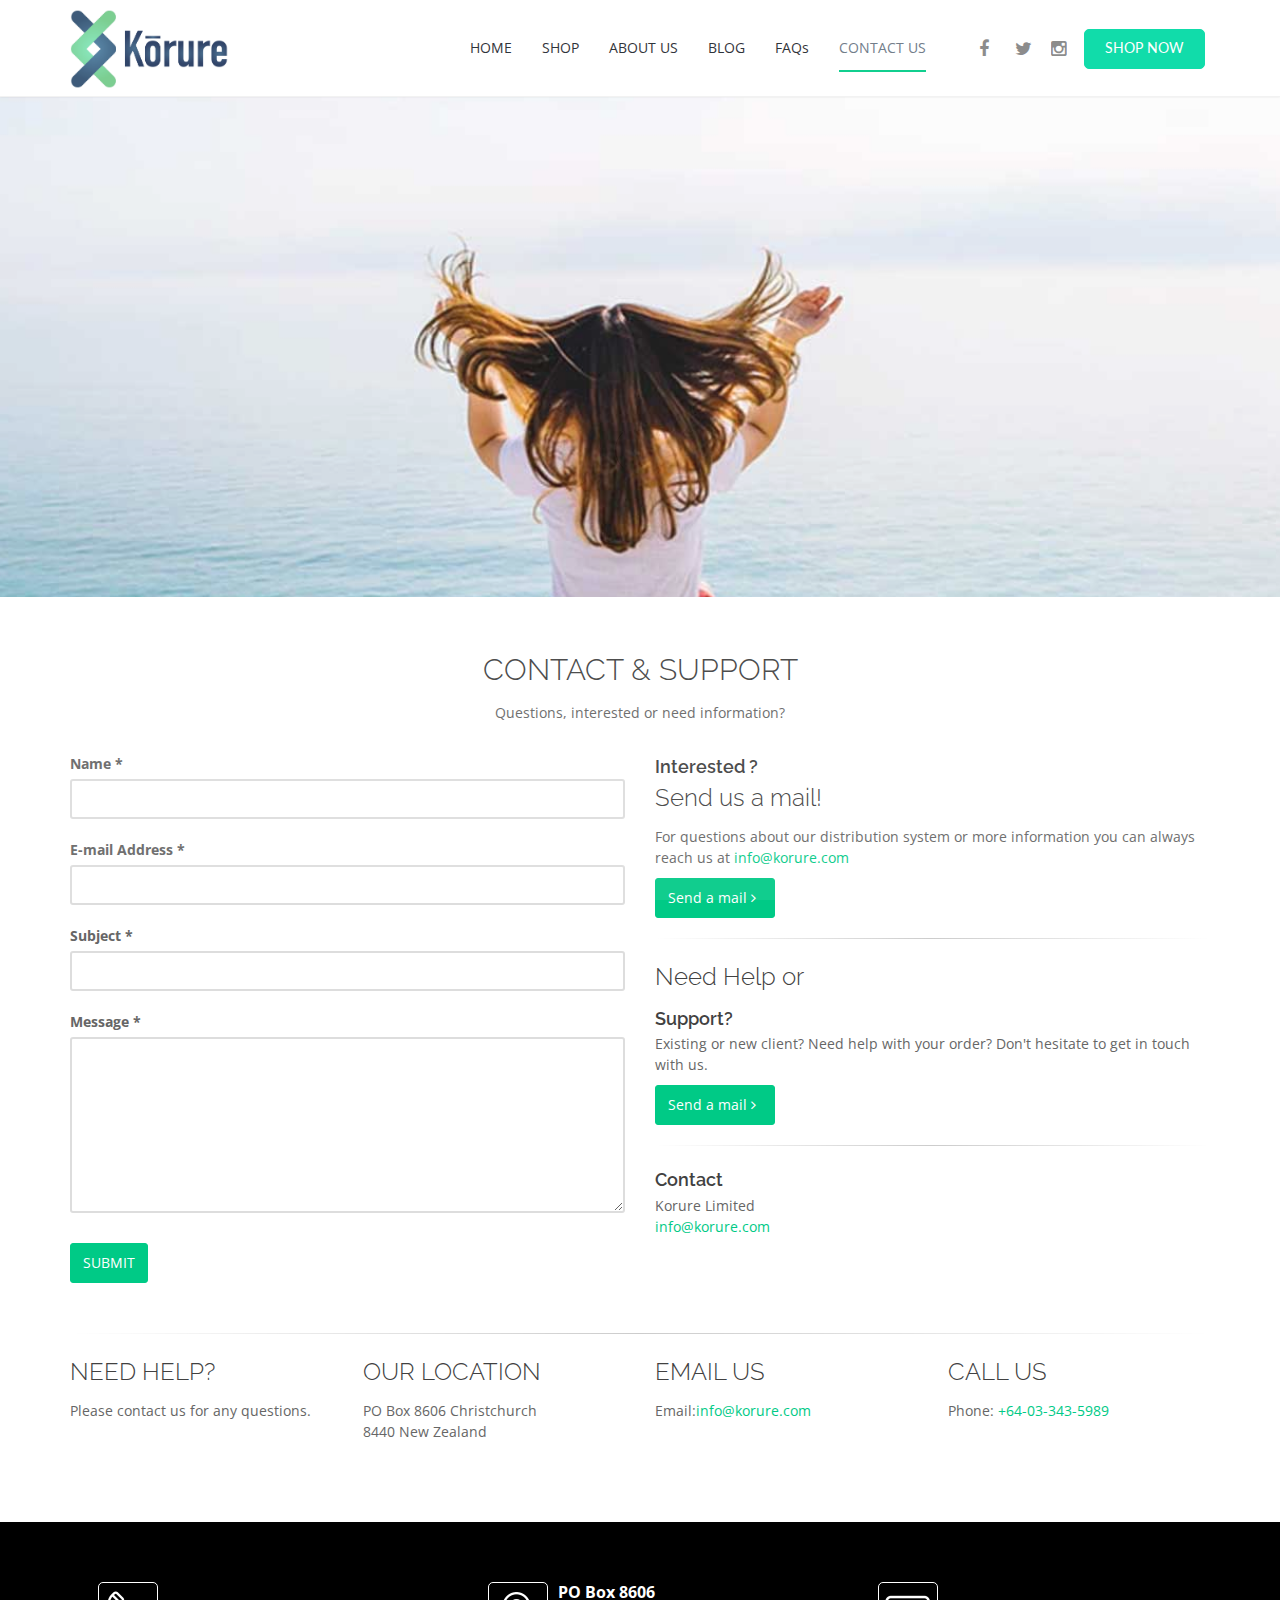
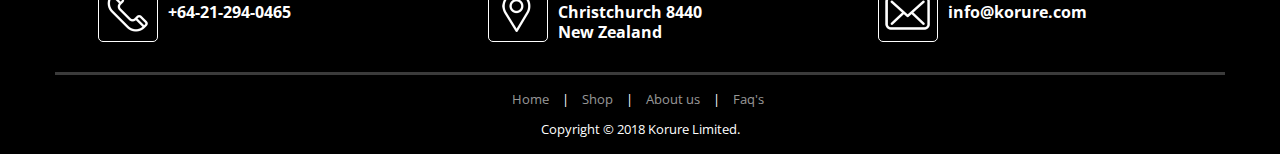
<file: contactus.html>
<!DOCTYPE html>
<!--[if IE 8]>			<html class="ie ie8"> <![endif]-->
<!--[if IE 9]>			<html class="ie ie9"> <![endif]-->
<!--[if gt IE 9]><!-->	<html> <!--<![endif]-->
	<head>
		<meta charset="utf-8" />
		<title>Korure</title>
		<meta name="keywords" content="HTML5,CSS3,Template" />
		<meta name="description" content="" />
		<meta name="Author" content="" />

		<!-- mobile settings -->
		<meta name="viewport" content="width=device-width, maximum-scale=1, initial-scale=1, user-scalable=0" />
		<!--[if IE]><meta http-equiv='X-UA-Compatible' content='IE=edge,chrome=1'><![endif]-->
		<link rel="shortcut icon" href="assets/images/favicon.png" />
		<!-- WEB FONTS : use %7C instead of | (pipe) -->
		<link href="https://fonts.googleapis.com/css?family=Open+Sans:300,400%7CRaleway:300,400,500,600,700%7CLato:300,400,400italic,600,700" rel="stylesheet" type="text/css" />

		<!-- CORE CSS -->
		<link href="assets/plugins/bootstrap/css/bootstrap.min.css" rel="stylesheet" type="text/css" />


		<!-- THEME CSS -->
		<link href="assets/css/essentials.css" rel="stylesheet" type="text/css" />
		<link href="assets/css/layout-shop.css" rel="stylesheet" type="text/css" />
		<link href="assets/css/layout.css" rel="stylesheet" type="text/css" />

		<!-- PAGE LEVEL SCRIPTS -->
		<link href="assets/css/header-1.css" rel="stylesheet" type="text/css" />
		<link href="assets/css/color_scheme/green.css" rel="stylesheet" type="text/css" id="color_scheme" />
	</head>
	
	<body class="smoothscroll enable-animation">
		<!-- wrapper -->
		<div id="wrapper">
			<div id="header" class="sticky shadow-after-0 clearfix">
				<!-- TOP NAV -->
				<header id="topNav">
					<div class="container">
						<!-- Mobile Menu Button -->
						<button class="btn btn-mobile" data-toggle="collapse" data-target=".nav-main-collapse">
							<i class="fa fa-bars"></i>
						</button>
						<!-- BUTTONS -->
						<ul class="pull-right nav nav-pills nav-second-main">

							<!-- SEARCH -->
							<li><a href="https://www.facebook.com/korure.nz"><i class="fa fa-facebook"></i></a></li>
							<li><a href="https://www.twitter.com/Korure_nz"><i class="fa fa-twitter"></i></a></li>
							<li><a href="https://www.instagram.com/korure_nz/"><i class="fa fa-instagram"></i></a></li>
							<li class="shopbtn"><a href="https://korure-nz.myshopify.com/" class="btn btn-primary">SHOP NOW</a></li>
							<!-- /SEARCH -->
						</ul>
						<!-- /BUTTONS -->
						<!-- Logo -->
						<a class="logo pull-left" href="index.html"><img src="assets/images/korure-logo.png" alt="" /></a>

						<!-- Top Nav -->
						<div class="navbar-collapse pull-right nav-main-collapse collapse submenu-dark">
							<nav class="nav-main">
								<ul id="topMain" class="nav nav-pills nav-main">
									<li ><a  href="index.html">HOME</a></li>
									<li><a  href="shop.html">SHOP</a></li>
									<li><a  href="aboutus.html">ABOUT US</a></li>
									<li><a  href="blog.html">BLOG</a></li>
									<li><a  href="faq.html">FAQs</a></li>
									<li class="active"><a  href="contactus.html">CONTACT US</a></li>
								</ul>

							</nav>
						</div>

					</div>
				</header>
				<!-- /Top Nav -->

			</div>



			<!-- SLIDER -->
			<section id="slider" class="height-500 parallax " style="background-image:url('assets/images/backgrounds/contactbg.jpg')">
				
				
			</section>
			<!-- /SLIDER -->


			



			<!-- WELCOME -->
			<section class="">
				<div class="container">
					<header class="text-center margin-bottom-10">
						<h2 class="weight-300 margin-bottom-10">CONTACT & SUPPORT</h2>
						<p>Questions, interested or need information?</p>
					</header>
					<div class="row">
						<div class="col-md-6 col-sm-6">
							<form action="#" method="post" enctype="multipart/form-data">
								<fieldset>
									<input type="hidden" name="action" value="contact_send" />

									<div class="row">
										<div class="form-group">
											<div class="col-md-12">
												<label for="contact:name">Name *</label>
												<input type="text" value="" class="form-control" name="name" id="name">
											</div>
										</div>
									</div>
									<div class="row">
										<div class="form-group">
											<div class="col-md-12">
												<label for="contact:email">E-mail Address *</label>
												<input type="text" value="" class="form-control" name="email" id="email">
											</div>
										</div>
									</div>
									<div class="row">
										<div class="form-group">
											<div class="col-md-12">
												<label for="contact:subject">Subject *</label>
												<input type="text" value="" class="form-control" name="subject" id="subject">
											</div>
										</div>
									</div>
									<div class="row">
										<div class="form-group">
											<div class="col-md-12">
												<label for="contact:message">Message *</label>
												<textarea required maxlength="10000" rows="8" class="form-control" name="contact[message]" id="contact:message"></textarea>
											</div>
										</div>
									</div>
									

								</fieldset>

								<div class="row">
									<div class="col-md-12">
										<button type="submit" class="btn btn-primary">SUBMIT</button>
									</div>
								</div>
							</form>
							<!-- /FORM -->
						</div>
						<div class="col-md-6 col-sm-6">
							<div class="margin-bottom-10">
								<h4 class="margin-bottom-0">Interested ?</h4>
								<h3 class="weight-300 margin-bottom-10">Send us a mail!</h3>
								<p class="margin-bottom-10">For questions about our distribution system or more information you can always reach us at <a href="mailto:info@korure.com">info@korure.com</a></p>
								<a href="mailto:info@korure.com" class="btn btn-primary">Send a mail <i class="fa fa-angle-right"></i></a>
								<hr>
							</div>
							<div class="margin-bottom-10">
								<h3 class="weight-300 margin-bottom-10">Need Help or</h3>
								<h4 class="margin-bottom-0">Support?</h4>
								<p class="margin-bottom-10">Existing or new client? Need help with your order? Don't hesitate to get in touch with us.</p>
								<a href="mailto:info@korure.com" class="btn btn-primary">Send a mail <i class="fa fa-angle-right"></i></a>
								<hr>
							</div>
							<div class="margin-bottom-10">
								<h4 class="margin-bottom-0">Contact </h4>
								<p class="margin-bottom-10">Korure Limited<br><a href="mailto:info@korure.com">info@korure.com</a></p>
							</div>
						</div>
					</div>
					<hr>
					<div class="row margin-top-20">
						<div class="col-md-3 col-sm-3">
							<h3 class="weight-300 margin-bottom-10">NEED HELP?</h3>
							<p>Please contact us for any questions.</p>
						</div>
						<div class="col-md-3 col-sm-3">
							<h3 class="weight-300 margin-bottom-10">OUR LOCATION</h3>
							<p>PO Box 8606 Christchurch<br>8440 New Zealand</p>
						</div>
						<div class="col-md-3 col-sm-3">
							<h3 class="weight-300 margin-bottom-10">EMAIL US</h3>
							<p>Email:<a href="mailto:info@korure.com">info@korure.com</a></p>
						</div>
						<div class="col-md-3 col-sm-3">
							<h3 class="weight-300 margin-bottom-10">CALL US</h3>
							<p>Phone: <a href="tel:+64-03-343-5989">+64-03-343-5989</a></p>
						</div>
					</div>
				</div>
			</section>
			<!-- /WELCOME -->

			<!-- / -->
			<!--<section class="alternate">-->
				<!--<div class="container">-->
					<!--<header class="text-center margin-bottom-10">-->
						<!--<h1 class="weight-300">WHAT <span>OUR CLIENTS SAY</span></h1>-->
						<!--<p>Lorem ipsum dolor sit amet, <span>consectetur adipisicing</span> elit. Vero quod consequuntur quibusdam, enim expedita sed quia nesciunt incidunt accusamus necessitatibus modi adipisci officia libero accusantium esse hic, obcaecati, ullam, laboriosam!</p>-->
					<!--</header>-->
					<!--<div class="row margin-top-50">-->
						<!--<div class="col-sm-6 col-md-4 margin-bottom-20">-->
							<!--<div class="clients">-->
								<!--<span class="overlay dark-5"></span>-->
								<!--<img class="img-responsive" src="assets/images/clients/d-min.jpg" alt="">-->
								<!--<div class="caption">-->
									<!--<div class="padding-10">-->
									<!--<h4 class="nomargin">Ron Park</h4>-->
									<!--<p>Lorem ipsum dolor sit amet, consectetur adipisicing elit. Vero quod consequuntur qui busdam,</p>-->
									<!--</div>-->
								<!--</div>-->
							<!--</div>-->
						<!--</div>-->
						<!--<div class="col-sm-6 col-md-4 margin-bottom-20">-->
							<!--<div class="clients">-->
								<!--<span class="overlay dark-5"></span>-->
								<!--<img class="img-responsive" src="assets/images/clients/a-min.jpg" alt="">-->
								<!--<div class="caption">-->
									<!--<div class="padding-10">-->
									<!--<h4 class="nomargin">Ron Park</h4>-->
									<!--<p>Lorem ipsum dolor sit amet, consectetur adipisicing elit. Vero quod consequuntur qui busdam,</p>-->
									<!--</div>-->
								<!--</div>-->
							<!--</div>-->
						<!--</div>-->
						<!--<div class="col-sm-6 col-md-4 margin-bottom-20">-->
							<!--<div class="clients">-->
								<!--<span class="overlay dark-5"></span>-->
								<!--<img class="img-responsive" src="assets/images/clients/10-min.jpg" alt="">-->
								<!--<div class="caption">-->
									<!--<div class="padding-10">-->
									<!--<h4 class="nomargin">Ron Park</h4>-->
									<!--<p>Lorem ipsum dolor sit amet, consectetur adipisicing elit. Vero quod consequuntur qui busdam,</p>-->
									<!--</div>-->
								<!--</div>-->
							<!--</div>-->
						<!--</div>-->
					<!--</div>-->
					<!--<p class="text-center">Want hear more from my clients? Click <a href="">here</a> to view all</p>-->
				<!--</div>-->
			<!--</section>-->
			<!-- / -->
			
			


			<!-- PARALLAX -->
			<!--<section class="parallax parallax-2" style="background: url('assets/images/newsletterbg.jpg');">-->
				<!--<div class="overlay dark-6">&lt;!&ndash; dark overlay [1 to 9 opacity] &ndash;&gt;</div>-->

				<!--<div class="container">-->

					<!--<div class="text-center">-->
						<!--<h3 class="nomargin">SUBSCRIBE TO OUR NEWSLETTER!</h3>-->
						<!--<p class="font-lato weight-300 lead nomargin-top">Get more news about <strong>Korure</strong> mission and offers by subscribing to our newsletter</p>-->
					<!--</div>-->
					<!--<div class="row">-->
						<!--<div class="col-sm-3 col-md-3 "></div>-->
						<!--<div class="col-sm-4 col-md-4 ">-->
							<!--<input id="email" name="email" class="form-control required" placeholder="Enter your Email Address" type="email">-->
						<!--</div>-->
						<!--<div class="col-sm-2 col-md-2 ">-->
							<!--<input type="submit" name="submit" value="SUBSCRIBE" class="btn btn-primary btn-block">-->
						<!--</div>-->
					<!--</div>-->
				<!--</div>-->

			<!--</section>-->
			<!-- /PARALLAX -->


			<!-- FOOTER -->
			<footer id="footer">
				<div class="container footerline">
					<div class="row">
						<div class="col-md-4">
							<div class="iconlist phone">
								<div class="icon"><img src="assets/images/telephone.png"></div>
								<a href="tel:+64-21-294-0465">+64-21-294-0465</a>
							</div>
						</div>
						<div class="col-md-4">
							<div class="iconlist address">
								<div class="icon"><img src="assets/images/placeholder.png"></div>
								PO Box 8606<br>Christchurch 8440<br>New Zealand
							</div>
						</div>
						<div class="col-md-4">
							<div class="iconlist phone">
								<div class="icon"><img src="assets/images/envelope.png"></div>
								<a href="mailto:ron.park@korure.com">info@korure.com</a>
							</div>
						</div>
					</div>
				</div>

				<div class="copyright">
					<div class="container text-center">
						<ul class="list-inline mobile-block text-center margin-bottom-10">
							<li><a href="index.html">Home</a></li>
							<li>|</li>
							<li><a href="shop.html">Shop</a></li>
							<li>|</li>
							<li><a href="aboutus.html">About us</a></li>
							<li>|</li>
							<li><a href="faq.html">Faq's</a></li>
						</ul>
						Copyright &copy; 2018 Korure Limited.
					</div>
				</div>
			</footer>
			<!-- /FOOTER -->

		</div>
		<!-- /wrapper -->




		<!-- SCROLL TO TOP -->
		<a href="#" id="toTop"></a>


		<!-- PRELOADER -->
		<div id="preloader">
			<div class="inner">
				<span class="loader"></span>
			</div>
		</div><!-- /PRELOADER -->


		<!-- JAVASCRIPT FILES -->
		<script type="text/javascript">var plugin_path = 'assets/plugins/';</script>
		<script type="text/javascript" src="assets/plugins/jquery/jquery-2.1.4.min.js"></script>

		<script type="text/javascript" src="assets/js/scripts.js"></script>

	</body>
</html>
</file>
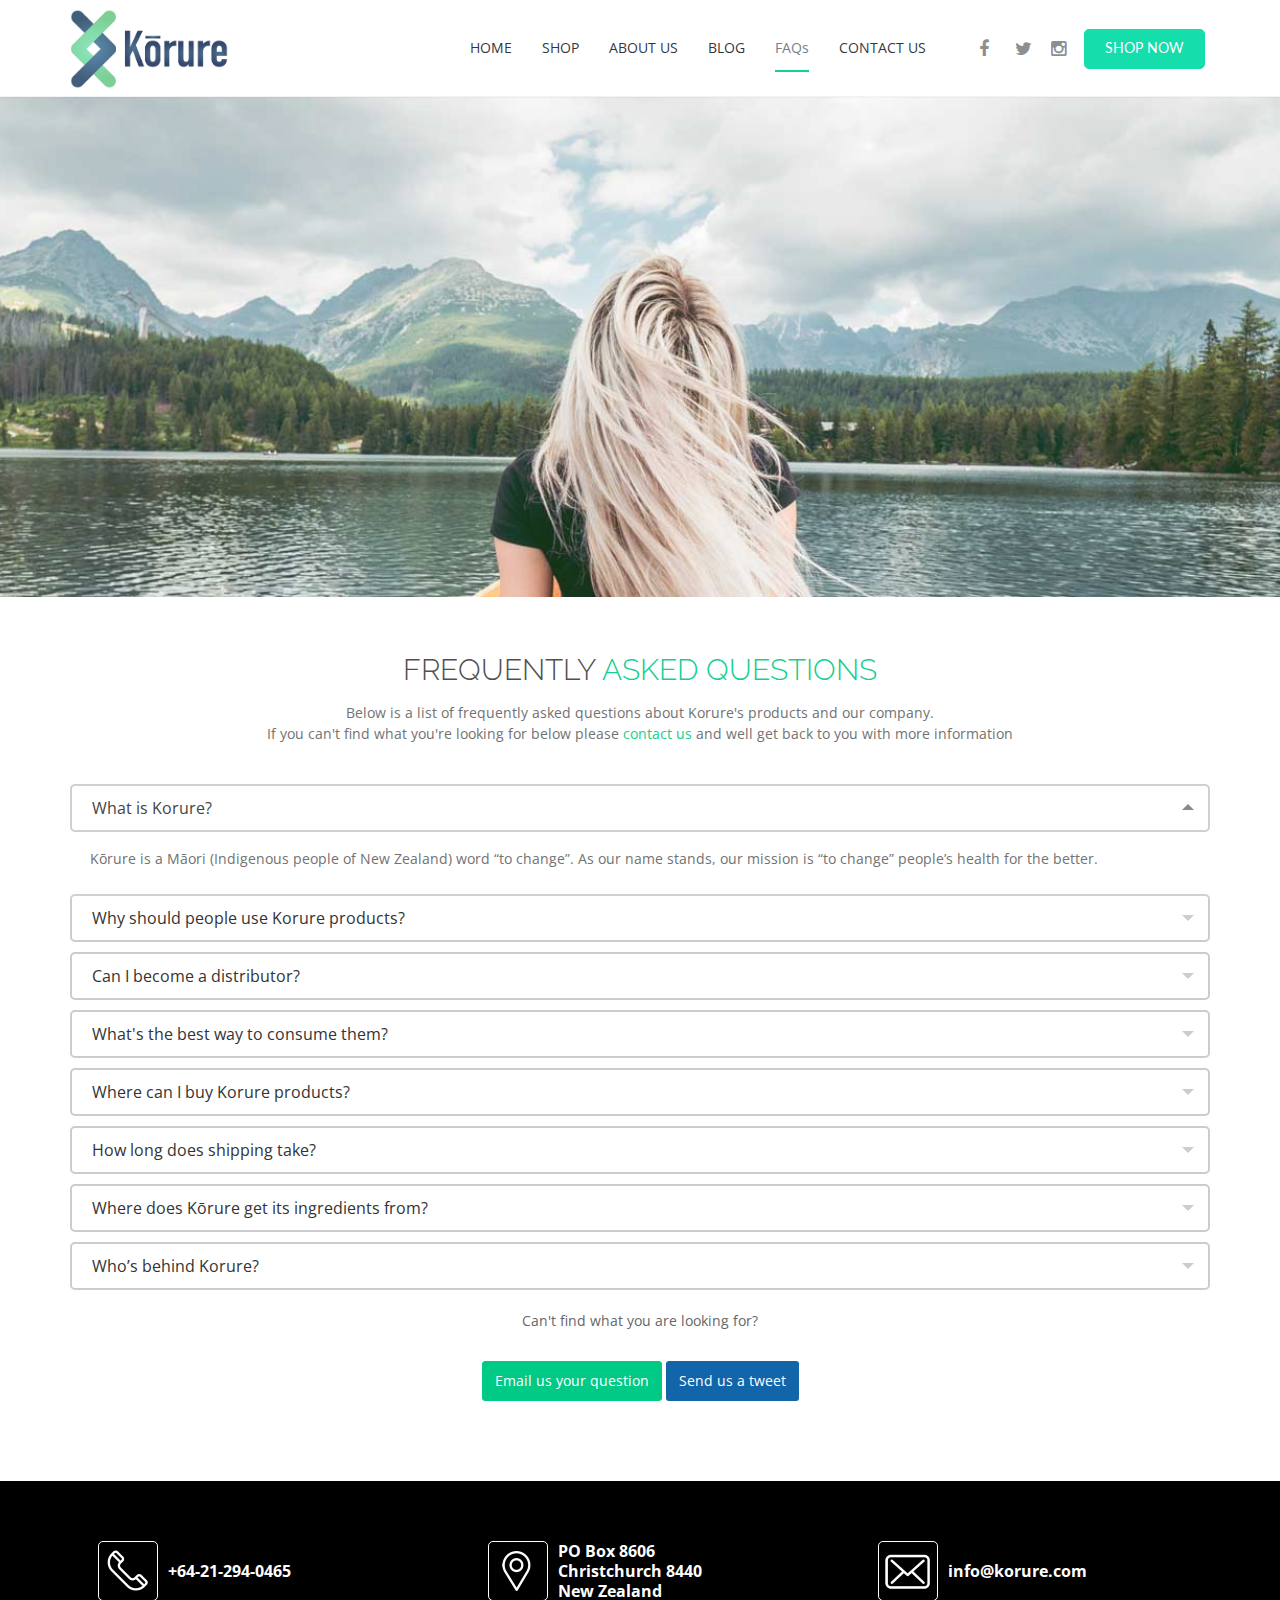
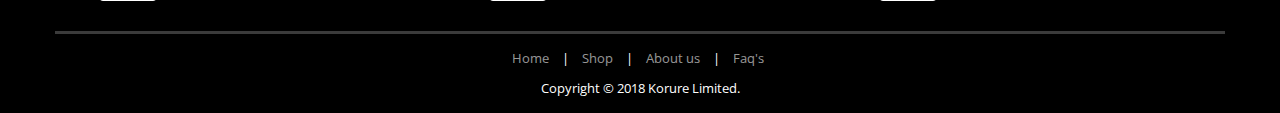
<file: faq.html>
<!DOCTYPE html>
<!--[if IE 8]>			<html class="ie ie8"> <![endif]-->
<!--[if IE 9]>			<html class="ie ie9"> <![endif]-->
<!--[if gt IE 9]><!-->	<html> <!--<![endif]-->
	<head>
		<meta charset="utf-8" />
		<title>Korure</title>
		<meta name="keywords" content="HTML5,CSS3,Template" />
		<meta name="description" content="" />
		<meta name="Author" content="" />

		<!-- mobile settings -->
		<meta name="viewport" content="width=device-width, maximum-scale=1, initial-scale=1, user-scalable=0" />
		<!--[if IE]><meta http-equiv='X-UA-Compatible' content='IE=edge,chrome=1'><![endif]-->
		<link rel="shortcut icon" href="assets/images/favicon.png" />
		<!-- WEB FONTS : use %7C instead of | (pipe) -->
		<link href="https://fonts.googleapis.com/css?family=Open+Sans:300,400%7CRaleway:300,400,500,600,700%7CLato:300,400,400italic,600,700" rel="stylesheet" type="text/css" />

		<!-- CORE CSS -->
		<link href="assets/plugins/bootstrap/css/bootstrap.min.css" rel="stylesheet" type="text/css" />


		<!-- THEME CSS -->
		<link href="assets/css/essentials.css" rel="stylesheet" type="text/css" />
		<link href="assets/css/layout-shop.css" rel="stylesheet" type="text/css" />
		<link href="assets/css/layout.css" rel="stylesheet" type="text/css" />

		<!-- PAGE LEVEL SCRIPTS -->
		<link href="assets/css/header-1.css" rel="stylesheet" type="text/css" />
		<link href="assets/css/color_scheme/green.css" rel="stylesheet" type="text/css" id="color_scheme" />
	</head>
	
	<body class="smoothscroll enable-animation">
		<!-- wrapper -->
		<div id="wrapper">
			<div id="header" class="sticky shadow-after-0 clearfix">
				<!-- TOP NAV -->
				<header id="topNav">
					<div class="container">
						<!-- Mobile Menu Button -->
						<button class="btn btn-mobile" data-toggle="collapse" data-target=".nav-main-collapse">
							<i class="fa fa-bars"></i>
						</button>
						<!-- BUTTONS -->
						<ul class="pull-right nav nav-pills nav-second-main">

							<!-- SEARCH -->
							<li><a href="https://www.facebook.com/korure.nz"><i class="fa fa-facebook"></i></a></li>
							<li><a href="https://twitter.com/Korure_nz"><i class="fa fa-twitter"></i></a></li>
							<li><a href="https://www.instagram.com/korure_nz/"><i class="fa fa-instagram"></i></a></li>
							<li class="shopbtn"><a href="https://korure-nz.myshopify.com/" class="btn btn-primary">SHOP NOW</a></li>
							<!-- /SEARCH -->
						</ul>
						<!-- /BUTTONS -->
						<!-- Logo -->
						<a class="logo pull-left" href="index.html"><img src="assets/images/korure-logo.png" alt="" /></a>

						<!-- Top Nav -->
						<div class="navbar-collapse pull-right nav-main-collapse collapse submenu-dark">
							<nav class="nav-main">
								<ul id="topMain" class="nav nav-pills nav-main">
									<li ><a  href="index.html">HOME</a></li>
									<li><a  href="shop.html">SHOP</a></li>
									<li><a  href="aboutus.html">ABOUT US</a></li>
									<li><a  href="blog.html">BLOG</a></li>
									<li class="active"><a  href="faq.html">FAQs</a></li>
									<li><a  href="contactus.html">CONTACT US</a></li>
								</ul>

							</nav>
						</div>

					</div>
				</header>
				<!-- /Top Nav -->

			</div>



			<!-- SLIDER -->
			<section id="slider" class="height-500 parallax " style="background-image:url('assets/images/backgrounds/faqbg.jpg')">
				
				
			</section>
			<!-- /SLIDER -->


			



			<!-- WELCOME -->
			<section class="">
				<div class="container">
					<header class="text-center margin-bottom-10">
						<h2 class="weight-300 margin-bottom-10">FREQUENTLY <span>ASKED QUESTIONS</span></h2>
						<p>Below is a list of frequently asked questions about Korure's products and our company.<br>If you can't find what you're looking for below please <a href="contactus.html">contact us</a> and well get back to you with more information</p>
					</header>
					<div class="row">
						<div class="col-md-12">
							<div class="toggle toggle-bordered-simple">
								<div class="toggle active">
									<label>What is Korure?</label>
									<div class="toggle-content">
										<p>Kōrure is a Māori (Indigenous people of New Zealand) word “to change”. As our name stands, our mission is “to change” people’s health for the better. </p>
									</div>
								</div>
								<div class="toggle">
									<label>Why should people use Korure products?</label>
									<div class="toggle-content">
										<p>We are here for you! We want to share New Zealand’s rich resources with you so, that we can all enjoy our lives with the loved ones without worrying about our health. We use only the best ingredients sourced right here in New Zealand. Our products go through rigorous testing in order to provide the most premium products in the world. </p>
									</div>
								</div>
								<div class="toggle">
									<label>Can I become a distributor?</label>
									<div class="toggle-content">
										<p>Please contact us at info@korure.com to show your interest.</p>
									</div>
								</div>
								<div class="toggle">
									<label>What's the best way to consume them?</label>
									<div class="toggle-content">
										<p>Recommend dosage:
											Take 1-2 capsules twice daily for up to 6 weeks.

											After 6 weeks take 1-2 capsules once daily for on-going care or as directed by your healthcare professional.</p>
									</div>
								</div>
								<div class="toggle">
									<label>Where can I buy Korure products?</label>
									<div class="toggle-content">
										<p>Please visit your closest health care store or pharmacy.

											Please contact us at info@korure.com for purchase enquiries.</p>
									</div>
								</div>
								<div class="toggle">
									<label>How long does shipping take?</label>
									<div class="toggle-content">
										<p>New Zealand – 3 working days </p>

										<p>	Asia – 5-10 working days </p>

										<p>	America – 5-10 working days </p>

										<p>	Europe – 5- 10 working days</p>
									</div>
								</div>
								<div class="toggle">
									<label>Where does Kōrure get its ingredients from?</label>
									<div class="toggle-content">
										<p>Kōrure ingredients are 100% from New Zealand and are harvested sustainably. </p>

									</div>
								</div>
								<div class="toggle">
									<label>Who’s behind Korure?</label>
									<div class="toggle-content">
										<p>Kōrure is an independent entity in mission to revolutionise the health industry. There are too many huge corporates that pump out cheap low quality products, without caring about the quality of the products.

											At Kōrure we strive to stay true and push the boundaries to provide only the best, highest quality products to help you “change” your health for the better.
										</p>

									</div>
								</div>
							</div>
							<p class="text-center margin-top-20">Can't find what you are looking for?</p>
							<p class="text-center"><a href="contactus.html" class="btn btn-primary">Email us your question</a> <a href="#" class="btn btn-blue">Send us a tweet</a></p>
						</div>
					</div>
					
					
				</div>
			</section>
			<!-- /WELCOME -->


			<!--<section class="alternate">-->
				<!--<div class="container">-->
					<!--<header class="text-center margin-bottom-10">-->
						<!--<h1 class="weight-300">WHAT <span>OUR CLIENTS SAY</span></h1>-->
						<!--<p>Lorem ipsum dolor sit amet, <span>consectetur adipisicing</span> elit. Vero quod consequuntur quibusdam, enim expedita sed quia nesciunt incidunt accusamus necessitatibus modi adipisci officia libero accusantium esse hic, obcaecati, ullam, laboriosam!</p>-->
					<!--</header>-->
					<!--<div class="row margin-top-50">-->
						<!--<div class="col-sm-6 col-md-4 margin-bottom-20">-->
							<!--<div class="clients">-->
								<!--<span class="overlay dark-5"></span>-->
								<!--<img class="img-responsive" src="assets/images/clients/d-min.jpg" alt="">-->
								<!--<div class="caption">-->
									<!--<div class="padding-10">-->
									<!--<h4 class="nomargin">Ron Park</h4>-->
									<!--<p>Lorem ipsum dolor sit amet, consectetur adipisicing elit. Vero quod consequuntur qui busdam,</p>-->
									<!--</div>-->
								<!--</div>-->
							<!--</div>-->
						<!--</div>-->
						<!--<div class="col-sm-6 col-md-4 margin-bottom-20">-->
							<!--<div class="clients">-->
								<!--<span class="overlay dark-5"></span>-->
								<!--<img class="img-responsive" src="assets/images/clients/a-min.jpg" alt="">-->
								<!--<div class="caption">-->
									<!--<div class="padding-10">-->
									<!--<h4 class="nomargin">Ron Park</h4>-->
									<!--<p>Lorem ipsum dolor sit amet, consectetur adipisicing elit. Vero quod consequuntur qui busdam,</p>-->
									<!--</div>-->
								<!--</div>-->
							<!--</div>-->
						<!--</div>-->
						<!--<div class="col-sm-6 col-md-4 margin-bottom-20">-->
							<!--<div class="clients">-->
								<!--<span class="overlay dark-5"></span>-->
								<!--<img class="img-responsive" src="assets/images/clients/10-min.jpg" alt="">-->
								<!--<div class="caption">-->
									<!--<div class="padding-10">-->
									<!--<h4 class="nomargin">Ron Park</h4>-->
									<!--<p>Lorem ipsum dolor sit amet, consectetur adipisicing elit. Vero quod consequuntur qui busdam,</p>-->
									<!--</div>-->
								<!--</div>-->
							<!--</div>-->
						<!--</div>-->
					<!--</div>-->
					<!--<p class="text-center">Want hear more from my clients? Click <a href="">here</a> to view all</p>-->
				<!--</div>-->
			<!--</section>-->
			<!--&lt;!&ndash; / &ndash;&gt;-->
			
			


			<!--&lt;!&ndash; PARALLAX &ndash;&gt;-->
			<!--<section class="parallax parallax-2" style="background: url('assets/images/newsletterbg.jpg');">-->
				<!--<div class="overlay dark-6">&lt;!&ndash; dark overlay [1 to 9 opacity] &ndash;&gt;</div>-->

				<!--<div class="container">-->

					<!--<div class="text-center">-->
						<!--<h3 class="nomargin">SUBSCRIBE TO OUR NEWSLETTER!</h3>-->
						<!--<p class="font-lato weight-300 lead nomargin-top">Get more news about <strong>Korure</strong> mission and offers by subscribing to our newsletter</p>-->
					<!--</div>-->
					<!--<div class="row">-->
						<!--<div class="col-sm-3 col-md-3 "></div>-->
						<!--<div class="col-sm-4 col-md-4 ">-->
							<!--<input id="email" name="email" class="form-control required" placeholder="Enter your Email Address" type="email">-->
						<!--</div>-->
						<!--<div class="col-sm-2 col-md-2 ">-->
							<!--<input type="submit" name="submit" value="SUBSCRIBE" class="btn btn-primary btn-block">-->
						<!--</div>-->
					<!--</div>-->
				<!--</div>-->

			<!--</section>-->
			<!--&lt;!&ndash; /PARALLAX &ndash;&gt;-->


			<!-- FOOTER -->
			<footer id="footer">
				<div class="container footerline">
					<div class="row">
						<div class="col-md-4">
							<div class="iconlist phone">
								<div class="icon"><img src="assets/images/telephone.png"></div>
								<a href="tel:+64-21-294-0465">+64-21-294-0465</a>
							</div>
						</div>
						<div class="col-md-4">
							<div class="iconlist address">
								<div class="icon"><img src="assets/images/placeholder.png"></div>
								PO Box 8606<br>Christchurch 8440<br>New Zealand
							</div>
						</div>
						<div class="col-md-4">
							<div class="iconlist phone">
								<div class="icon"><img src="assets/images/envelope.png"></div>
								<a href="mailto:ron.park@korure.com">info@korure.com</a>
							</div>
						</div>
					</div>
				</div>

				<div class="copyright">
					<div class="container text-center">
						<ul class="list-inline mobile-block text-center margin-bottom-10">
							<li><a href="index.html">Home</a></li>
							<li>|</li>
							<li><a href="shop.html">Shop</a></li>
							<li>|</li>
							<li><a href="aboutus.html">About us</a></li>
							<li>|</li>
							<li><a href="faq.html">Faq's</a></li>
						</ul>
						Copyright &copy; 2018 Korure Limited.
					</div>
				</div>
			</footer>
			<!-- /FOOTER -->

		</div>
		<!-- /wrapper -->




		<!-- SCROLL TO TOP -->
		<a href="#" id="toTop"></a>


		<!-- PRELOADER -->
		<div id="preloader">
			<div class="inner">
				<span class="loader"></span>
			</div>
		</div><!-- /PRELOADER -->


		<!-- JAVASCRIPT FILES -->
		<script type="text/javascript">var plugin_path = 'assets/plugins/';</script>
		<script type="text/javascript" src="assets/plugins/jquery/jquery-2.1.4.min.js"></script>

		<script type="text/javascript" src="assets/js/scripts.js"></script>

	</body>
</html>
</file>
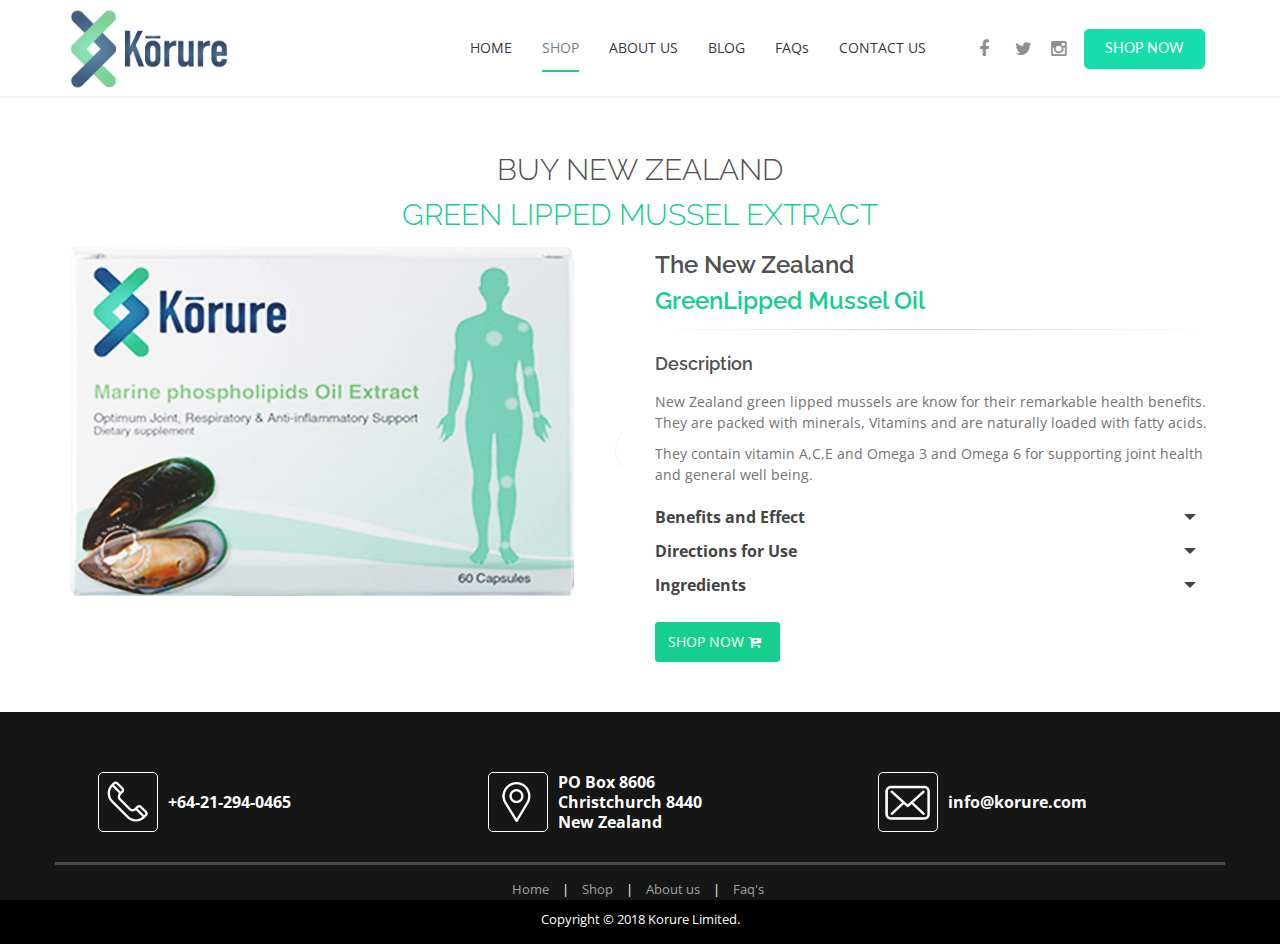
<file: product-veiw.html>
<!DOCTYPE html>
<!--[if IE 8]>			<html class="ie ie8"> <![endif]-->
<!--[if IE 9]>			<html class="ie ie9"> <![endif]-->
<!--[if gt IE 9]><!-->	<html> <!--<![endif]-->
	<head>
		<meta charset="utf-8" />
		<title>Korure</title>
		<meta name="keywords" content="HTML5,CSS3,Template" />
		<meta name="description" content="" />
		<meta name="Author" content="" />

		<!-- mobile settings -->
		<meta name="viewport" content="width=device-width, maximum-scale=1, initial-scale=1, user-scalable=0" />
		<!--[if IE]><meta http-equiv='X-UA-Compatible' content='IE=edge,chrome=1'><![endif]-->
		<link rel="shortcut icon" href="assets/images/favicon.png" />
		<!-- WEB FONTS : use %7C instead of | (pipe) -->
		<link href="https://fonts.googleapis.com/css?family=Open+Sans:300,400%7CRaleway:300,400,500,600,700%7CLato:300,400,400italic,600,700" rel="stylesheet" type="text/css" />

		<!-- CORE CSS -->
		<link href="assets/plugins/bootstrap/css/bootstrap.min.css" rel="stylesheet" type="text/css" />


		<!-- THEME CSS -->
		<link href="assets/css/essentials.css" rel="stylesheet" type="text/css" />
		<link href="assets/css/layout-shop.css" rel="stylesheet" type="text/css" />
		<link href="assets/css/layout.css" rel="stylesheet" type="text/css" />

		<!-- PAGE LEVEL SCRIPTS -->
		<link href="assets/css/header-1.css" rel="stylesheet" type="text/css" />
		<link href="assets/css/color_scheme/green.css" rel="stylesheet" type="text/css" id="color_scheme" />
	</head>
	
	<body class="smoothscroll enable-animation">
		<!-- wrapper -->
		<div id="wrapper">
			<div id="header" class="sticky shadow-after-0 clearfix">
				<!-- TOP NAV -->
				<header id="topNav">
					<div class="container">
						<!-- Mobile Menu Button -->
						<button class="btn btn-mobile" data-toggle="collapse" data-target=".nav-main-collapse">
							<i class="fa fa-bars"></i>
						</button>
						<!-- BUTTONS -->
						<ul class="pull-right nav nav-pills nav-second-main">

							<!-- SEARCH -->
							<li><a href="https://www.facebook.com/korure.nz"><i class="fa fa-facebook"></i></a></li>
							<li><a href="https://twitter.com/Korure_nz"><i class="fa fa-twitter"></i></a></li>
							<li><a href="https://www.instagram.com/korure_nz/"><i class="fa fa-instagram"></i></a></li>
							<li class="shopbtn"><a href="https://korure-nz.myshopify.com/" class="btn btn-primary">SHOP NOW</a></li>
							<!-- /SEARCH -->
						</ul>
						<!-- /BUTTONS -->
						<!-- Logo -->
						<a class="logo pull-left" href="index.html"><img src="assets/images/korure-logo.png" alt="" /></a>

						<!-- Top Nav -->
						<div class="navbar-collapse pull-right nav-main-collapse collapse submenu-dark">
							<nav class="nav-main">
								<ul id="topMain" class="nav nav-pills nav-main">
									<li ><a  href="index.html">HOME</a></li>
									<li class="active"><a  href="shop.html">SHOP</a></li>
									<li><a  href="aboutus.html">ABOUT US</a></li>
									<li><a  href="blog.html">BLOG</a></li>
									<li><a  href="faq.html">FAQs</a></li>
									<li><a  href="contactus.html">CONTACT US</a></li>
								</ul>

							</nav>
						</div>

					</div>
				</header>
				<!-- /Top Nav -->

			</div>





			



			<!-- WELCOME -->
			<section class="">
				<div class="container">
					<header class="text-center margin-bottom-10">
						<h2 class="weight-300 margin-bottom-10">BUY  NEW ZEALAND<br><span>GREEN LIPPED MUSSEL EXTRACT</span></h2>
					</header>
					<div class="row margin-bottom-0">
						<div class="col-md-12">
							<div class="row margin-bottom-0">
								<div class="col-md-6">
									<img src="assets/images/marine.png" class="img-responsive1">
								</div>
								<div class="col-md-6 margin-bottom-0">
									<h3 class="text-capitalize margin-bottom-10">The New Zealand<br><span>GreenLipped Mussel Oil</span></h3>
									<hr class="margin-top-0">
									<h4>Description</h4>
									<p class="margin-bottom-10">New Zealand green lipped mussels are know for their remarkable health benefits. They are packed with minerals, Vitamins and are naturally loaded with fatty acids.</p>
									<p class="margin-bottom-10">They contain vitamin A,C,E and Omega 3 and Omega 6 for supporting joint health and general well being.</p>
									<div class="row margin-bottom-20">
										<div class="col-md-12">
											<div class="toggle toggle-transparent ">

												<div class="toggle ">
													<label class="padding-0"><b>Benefits and Effect</b></label>
													<div class="toggle-content">
														<p>
															International studies have shown that eicosapentaenoic acid (EPA) present in the Marine Phospholipids exhibit anti-inflammatory effects which help relieve joint pain and support <span style="color:#00CA86">healthy joints</span>.


														</p>
														<p>Researches have shown that omega-3 extracted from green-lipped mussel inhibits leukotriene and cyclooxygenase (COX) activity so that they are maintained within a normal healthy level. Low levels of leukotriene and COX are essential for  <span style="color:#00CA86">healthy airways.</span></p>
														<p>Marine phospholipids are rich in omega-3 which may promote minimum normal heart health through lower triglycerides levels in the body. Low levels of triglycerides are very important measure of <span style="color:#00CA86">heart health.</span></p>

													</div>
												</div>
						
												<div class="toggle">
													<label class="padding-0"><b>Directions for Use</b></label>
													<div class="toggle-content">
														<p>Recommended dosage: Take 1-2 capsules twice daily for up to 6 weeks.
															After 6 weeks take 1-2 capsules daily for on-going care or as directed by your healthcare professional.
															Children 6-12: Take half the adult dose or as directed by a healthcare professional. Avoid use during pregnancy, or when breastfeeding and for children of age 6 and below.</p>
													</div>
												</div>
						
												<div class="toggle">
													<label class="padding-0"><b>Ingredients</b></label>
													<div class="toggle-content">
														<p>Each capsule contains:
															Green Lipped Mussel Oil (Perna canaliculus), New Zealand Natural Mono-unsaturated Olive oil, Vitamin E (d- alpha- Ticopherol) as an antioxidant, and encapsulating aids.</p>
														<p style="color: #aaa; font-size: 10pt">WARNING: Do not take if allergic to fish or shellfish.
															Contains no added gluten, egg, dairy, soy, artificial colours, sweeteners, preservatives or wheat.</p>
													</div>
												</div>
						
											</div>
											
										</div>
									</div>
									<form class="clearfix form-inline nomargin" method="get">
										<button class="btn btn-primary pull-left product-add-cart product-opt-qty"><a href='https://korure-nz.myshopify.com/' class="btn-primary"> SHOP NOW </a><i class="fa fa-cart-plus"></i></button>
									</form>
								</div>
							</div>
						</div>
					</div>
				</div>
			</section>
			<!-- /WELCOME -->


			<!--<div class="alert alert-primary bordered-bottom nomargin">-->
				<!--<div class="container margin-top-0 margin-bottom-0">-->
					<!--<div class="row">-->
						<!--<div class="col-md-9 col-sm-12">&lt;!&ndash; left text &ndash;&gt;-->
							<!--<p class=" weight-500 size-20 nomargin-bottom padding-top-10">SIGN UP NOW FOR 10% OFF</p>-->
						<!--</div>&lt;!&ndash; /left text &ndash;&gt;-->
						<!--<div class="col-md-3 col-sm-12 text-right">&lt;!&ndash; right btn &ndash;&gt;-->
							<!--<a href="shop.html"  class="btn btn-default btn1 btn-lg">SIGN UP</a>-->
						<!--</div>&lt;!&ndash; /right btn &ndash;&gt;-->
					<!--</div>-->
				<!--</div>-->
			<!--</div>-->
			<!--&lt;!&ndash; / &ndash;&gt;-->
			<!--<section>-->
				<!--<div class="container">-->
					<!--<header class="text-center margin-bottom-10">-->
						<!--<h1 class="weight-300">STAY INFORMED</h1>-->
						<!--<p>Lorem ipsum dolor sit amet, <a href="#">consectetur adipisicing</a> elit. Vero quod consequuntur quibusdam, enim expedita sed quia nesciunt incidunt accusamus necessitatibus modi adipisci officia libero accusantium esse hic, obcaecati, ullam, laboriosam!</p>-->
					<!--</header>-->
					<!--<div class="row margin-top-50">-->
						<!--<div class="col-sm-6 col-md-6 margin-bottom-20">-->
							<!--<div class="bloglist">-->
								<!--<a href="blog.html" class="btn btn-warning btn-yellow1">Life Style</a>-->
								<!--<a href="blog.html"><img class="img-responsive radius-4 box-shadow-1" src="assets/images/blog1.jpg" alt=""></a>-->
								<!--<div class="caption">-->
									<!--<div class="padding-10">-->
									<!--<h4 class="nomargin">Winter Camp</h4>-->
									<!--<p>Lorem ipsum dolor sit amet, consectetur adipisicing elit. Vero quod consequuntur qui busdam,</p>-->
									<!--</div>-->
								<!--</div>-->
							<!--</div>-->
						<!--</div>-->
						<!--<div class="col-sm-6 col-md-6 margin-bottom-20">-->
							<!--<div class="bloglist">-->
								<!--<a href="blog.html" class="btn btn-success btn-green1">Health</a>-->
								<!--<a href="blog.html"><img class="img-responsive radius-4 box-shadow-1" src="assets/images/blog2.jpg" alt=""></a>-->
								<!--<div class="caption">-->
									<!--<div class="padding-10">-->
									<!--<h4 class="nomargin">Enjoy Running</h4>-->
									<!--<p>Lorem ipsum dolor sit amet, consectetur adipisicing elit. Vero quod consequuntur qui busdam,</p>-->
									<!--</div>-->
								<!--</div>-->
							<!--</div>-->
						<!--</div>-->
						<!--<div class="col-sm-6 col-md-6 margin-bottom-20">-->
							<!--<div class="bloglist">-->
								<!--<a href="blog.html" class="btn btn-success btn-green1">Health</a>-->
								<!--<a href="blog.html"><img class="img-responsive radius-4 box-shadow-1" src="assets/images/blog3.jpg" alt=""></a>-->
								<!--<div class="caption">-->
									<!--<div class="padding-10">-->
									<!--<h4 class="nomargin">Be Active</h4>-->
									<!--<p>Lorem ipsum dolor sit amet, consectetur adipisicing elit. Vero quod consequuntur qui busdam,</p>-->
									<!--</div>-->
								<!--</div>-->
							<!--</div>-->
						<!--</div>-->
						<!--<div class="col-sm-6 col-md-6 margin-bottom-20">-->
							<!--<div class="bloglist">-->
								<!--<a href="blog.html" class="btn btn-warning btn-yellow1">Life Style</a>-->
								<!--<a href="blog.html"><img class="img-responsive radius-4 box-shadow-1" src="assets/images/blog4.jpg" alt=""></a>-->
								<!--<div class="caption">-->
									<!--<div class="padding-10">-->
									<!--<h4 class="nomargin">Stay on track</h4>-->
									<!--<p>Lorem ipsum dolor sit amet, consectetur adipisicing elit. Vero quod consequuntur qui busdam,</p>-->
									<!--</div>-->
								<!--</div>-->
							<!--</div>-->
						<!--</div>-->
					<!--</div>-->
					<!--<p class="text-center">What to need more? Click <a href="">here</a> to view blog posts</p>-->
				<!--</div>-->
			<!--</section>-->
			<!--&lt;!&ndash; / &ndash;&gt;-->
			<!---->
			


			<!--&lt;!&ndash; PARALLAX &ndash;&gt;-->
			<!--<section class="parallax parallax-2" style="background: url('assets/images/newsletterbg.jpg');">-->
				<!--<div class="overlay dark-6">&lt;!&ndash; dark overlay [1 to 9 opacity] &ndash;&gt;</div>-->

				<!--<div class="container">-->

					<!--<div class="text-center">-->
						<!--<h3 class="nomargin">SUBSCRIBE TO OUR NEWSLETTER!</h3>-->
						<!--<p class="font-lato weight-300 lead nomargin-top">Get more news about <strong>Korure</strong> mission and offers by subscribing to our newsletter</p>-->
					<!--</div>-->
					<!--<div class="row">-->
						<!--<div class="col-sm-3 col-md-3 "></div>-->
						<!--<div class="col-sm-4 col-md-4 ">-->
							<!--<input id="email" name="email" class="form-control required" placeholder="Enter your Email Address" type="email">-->
						<!--</div>-->
						<!--<div class="col-sm-2 col-md-2 ">-->
							<!--<input type="submit" name="submit" value="SUBSCRIBE" class="btn btn-primary btn-block">-->
						<!--</div>-->
					<!--</div>-->
				<!--</div>-->

			<!--</section>-->
			<!--&lt;!&ndash; /PARALLAX &ndash;&gt;-->


			<!-- FOOTER -->
			<footer id="footer">
				<div class="container footerline">
					<div class="row">
						<div class="col-md-4">
							<div class="iconlist phone">
								<div class="icon"><img src="assets/images/telephone.png"></div>
								<a href="tel:+64-21-294-0465">+64-21-294-0465</a>
							</div>
						</div>
						<div class="col-md-4">
							<div class="iconlist address">
								<div class="icon"><img src="assets/images/placeholder.png"></div>
								PO Box 8606<br>Christchurch 8440<br>New Zealand
							</div>
						</div>
						<div class="col-md-4">
							<div class="iconlist phone">
								<div class="icon"><img src="assets/images/envelope.png"></div>
								<a href="mailto:ron.park@korure.com">info@korure.com</a>
							</div>
						</div>
					</div>
				</div>

				<div class="copyright">
					<div class="container text-center">
						<ul class="list-inline mobile-block text-center margin-bottom-10">
							<li><a href="index.html">Home</a></li>
							<li>|</li>
							<li><a href="shop.html">Shop</a></li>
							<li>|</li>
							<li><a href="aboutus.html">About us</a></li>
							<li>|</li>
							<li><a href="faq.html">Faq's</a></li>
						</ul>
						Copyright &copy; 2018 Korure Limited.
					</div>
				</div>
			</footer>
			<!-- /FOOTER -->

		</div>
		<!-- /wrapper -->




		<!-- SCROLL TO TOP -->
		<a href="#" id="toTop"></a>


		<!-- PRELOADER -->
		<div id="preloader">
			<div class="inner">
				<span class="loader"></span>
			</div>
		</div><!-- /PRELOADER -->


		<!-- JAVASCRIPT FILES -->
		<script type="text/javascript">var plugin_path = 'assets/plugins/';</script>
		<script type="text/javascript" src="assets/plugins/jquery/jquery-2.1.4.min.js"></script>

		<script type="text/javascript" src="assets/js/scripts.js"></script>

	</body>
</html>
</file>
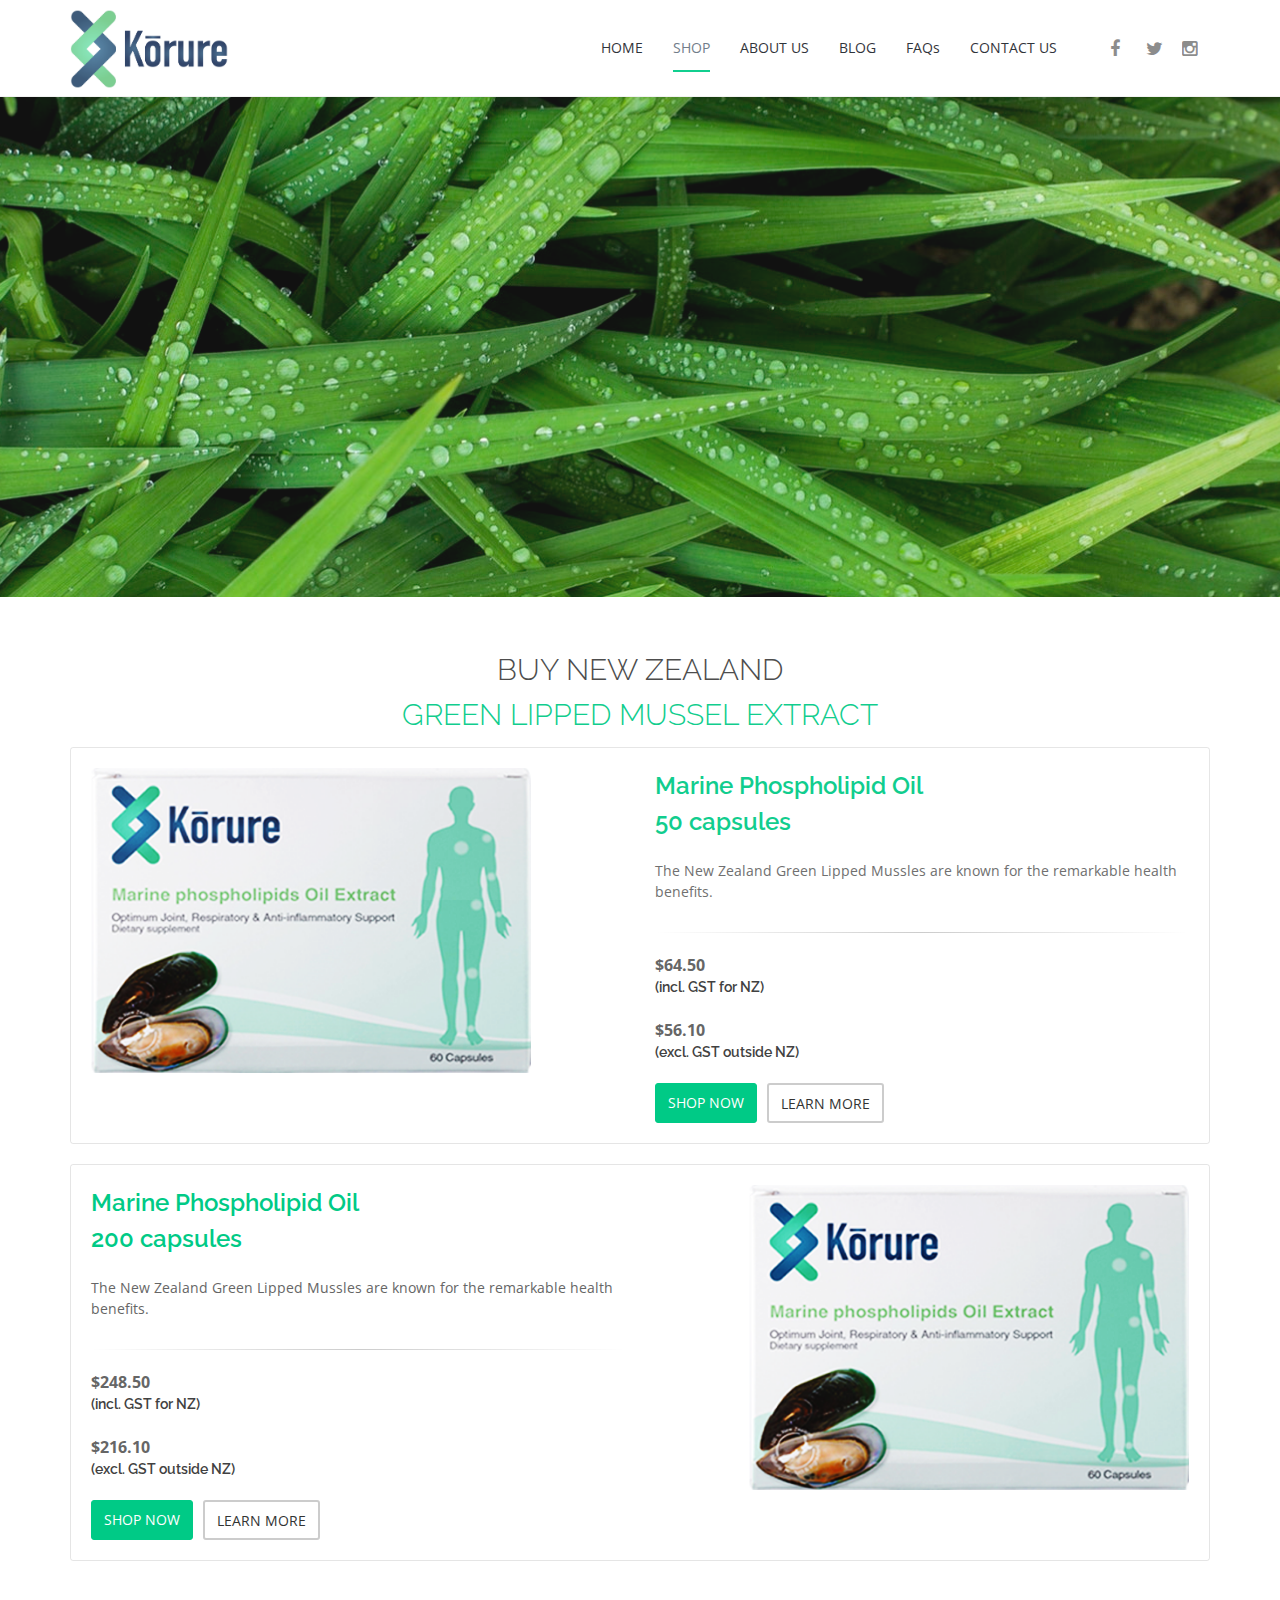
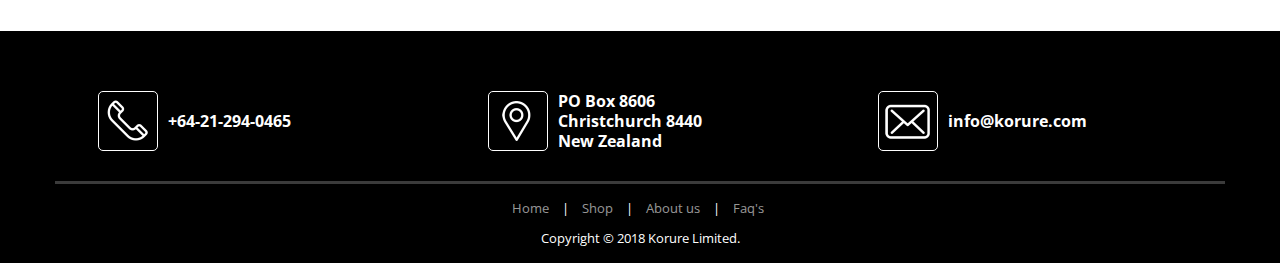
<file: shop.html>
<!DOCTYPE html>
<!--[if IE 8]>			<html class="ie ie8"> <![endif]-->
<!--[if IE 9]>			<html class="ie ie9"> <![endif]-->
<!--[if gt IE 9]><!-->	<html> <!--<![endif]-->
	<head>
		<meta charset="utf-8" />
		<title>Korure</title>
		<meta name="keywords" content="HTML5,CSS3,Template" />
		<meta name="description" content="" />
		<meta name="Author" content="" />

		<!-- mobile settings -->
		<meta name="viewport" content="width=device-width, maximum-scale=1, initial-scale=1, user-scalable=0" />
		<!--[if IE]><meta http-equiv='X-UA-Compatible' content='IE=edge,chrome=1'><![endif]-->
		<link rel="shortcut icon" href="assets/images/favicon.png" />
		<!-- WEB FONTS : use %7C instead of | (pipe) -->
		<link href="https://fonts.googleapis.com/css?family=Open+Sans:300,400%7CRaleway:300,400,500,600,700%7CLato:300,400,400italic,600,700" rel="stylesheet" type="text/css" />

		<!-- CORE CSS -->
		<link href="assets/plugins/bootstrap/css/bootstrap.min.css" rel="stylesheet" type="text/css" />


		<!-- THEME CSS -->
		<link href="assets/css/essentials.css" rel="stylesheet" type="text/css" />
		<link href="assets/css/layout-shop.css" rel="stylesheet" type="text/css" />
		<link href="assets/css/layout.css" rel="stylesheet" type="text/css" />

		<!-- PAGE LEVEL SCRIPTS -->
		<link href="assets/css/header-1.css" rel="stylesheet" type="text/css" />
		<link href="assets/css/color_scheme/green.css" rel="stylesheet" type="text/css" id="color_scheme" />
	</head>
	
	<body class="smoothscroll enable-animation">
		<!-- wrapper -->
		<div id="wrapper">
			<div id="header" class="sticky shadow-after-0 clearfix">
				<!-- TOP NAV -->
				<header id="topNav">
					<div class="container">
						<!-- Mobile Menu Button -->
						<button class="btn btn-mobile" data-toggle="collapse" data-target=".nav-main-collapse">
							<i class="fa fa-bars"></i>
						</button>
						<!-- BUTTONS -->
						<ul class="pull-right nav nav-pills nav-second-main">

							<!-- SEARCH -->
							<li><a href="https://www.facebook.com/korure.nz"><i class="fa fa-facebook"></i></a></li>
							<li><a href="https://twitter.com/Korure_nz"><i class="fa fa-twitter"></i></a></li>
							<li><a href="https://www.instagram.com/korure_nz/"><i class="fa fa-instagram"></i></a></li>
							<li class="shopbtn" style="display:none"><a href="https://korure-nz.myshopify.com/" class="btn btn-primary">SHOP NOW</a></li>
							<!-- /SEARCH -->
						</ul>
						<!-- /BUTTONS -->
						<!-- Logo -->
						<a class="logo pull-left" href="index.html"><img src="assets/images/korure-logo.png" alt="" /></a>

						<!-- Top Nav -->
						<div class="navbar-collapse pull-right nav-main-collapse collapse submenu-dark">
							<nav class="nav-main">
								<ul id="topMain" class="nav nav-pills nav-main">
									<li ><a  href="index.html">HOME</a></li>
									<li class="active"><a  href="shop.html">SHOP</a></li>
									<li><a  href="aboutus.html">ABOUT US</a></li>
									<li><a  href="blog.html">BLOG</a></li>
									<li><a  href="faq.html">FAQs</a></li>
									<li><a  href="contactus.html">CONTACT US</a></li>
								</ul>

							</nav>
						</div>

					</div>
				</header>
				<!-- /Top Nav -->

			</div>



			<!-- SLIDER -->
			<section id="slider" class="height-500 parallax " style="background-image:url('assets/images/backgrounds/shopbg.jpg')">
				
				
			</section>
			<!-- /SLIDER -->


			



			<!-- WELCOME -->
			<section class="">
				<div class="container">
					<header class="text-center margin-bottom-10">
						<h2 class="weight-300 margin-bottom-10">BUY NEW ZEALAND<br><span>GREEN LIPPED MUSSEL EXTRACT</span></h2>
					</header>
					<div class="row">
						<div class="col-md-12">
							<div class="box-static box-transparent box-bordered  padding-20 margin-bottom-20">
								<div class="row">
									<div class="col-md-5">
										<img src="assets/images/marine.png" class="img-responsive1">
									</div>
									<div class="col-md-1"></div>
									<div class="col-md-6">
										<h3 class="margin-bottom-20"><span>Marine Phospholipid Oil<br>50 capsules</span></h3>
										<p>The New Zealand Green Lipped Mussles are known for the remarkable health benefits.</p>
										<hr>
										<div class="shop-item-price margin-bottom-20">$64.50<h5>(incl. GST for NZ)</h5></div>
										<div class="shop-item-price margin-bottom-20">$56.10<h5>(excl. GST outside NZ)</h5></div>
										<form class="clearfix form-inline nomargin" method="">
											<a href="https://korure-nz.myshopify.com/" class="btn btn-primary pull-left product-add-cart product-opt-qty">SHOP NOW</a>
											<a href="product-veiw.html" class="btn btn-default pull-left product-add-cart ">LEARN MORE</a>
										</form>
									</div>
								</div>
							</div>
							
							<div class="box-static box-transparent box-bordered  padding-20 margin-bottom-20">
								<div class="row">
									
									<div class="col-md-6">
										<h3 class="margin-bottom-20"><span>Marine Phospholipid Oil<br>200 capsules</span></h3>
										<p>The New Zealand Green Lipped Mussles are known for the remarkable health benefits.</p>
										<hr>
										<div class="shop-item-price margin-bottom-20">$248.50 <h5>(incl. GST for NZ)</h5></div>
										<div class="shop-item-price margin-bottom-20">$216.10 <h5>(excl. GST outside NZ)</h5></div>
										<form class="clearfix form-inline nomargin" method="get">
											<a href="https://korure-nz.myshopify.com/" class="btn btn-primary pull-left product-add-cart product-opt-qty">SHOP NOW</a>
											<a href="product-veiw.html" class="btn btn-default pull-left product-add-cart ">LEARN MORE</a>
										</form>
									</div>
									<div class="col-md-1"></div>
									<div class="col-md-5">
										<img src="assets/images/marine.png" class="img-responsive1">
									</div>
									
								</div>
							</div>
							
						</div>
					</div>
					
					
				</div>
			</section>
			<!-- /WELCOME -->




			<!---->

			<!--<div class="alert alert-primary bordered-bottom nomargin">-->
				<!--<div class="container margin-top-0 margin-bottom-0">-->
					<!--<div class="row">-->
						<!--<div class="col-md-9 col-sm-12">&lt;!&ndash; left text &ndash;&gt;-->
							<!--<p class=" weight-500 size-20 nomargin-bottom padding-top-10">SIGN UP NOW FOR 10% OFF</p>-->
						<!--</div>&lt;!&ndash; /left text &ndash;&gt;-->
						<!--<div class="col-md-3 col-sm-12 text-right">&lt;!&ndash; right btn &ndash;&gt;-->
							<!--<a href="shop.html"  class="btn btn-default btn1 btn-lg">SIGN UP</a>-->
						<!--</div>&lt;!&ndash; /right btn &ndash;&gt;-->
					<!--</div>-->
				<!--</div>-->
			<!--</div>-->
			<!-- / -->
			<!--<section class="alternate">-->
				<!--<div class="container">-->
					<!--<header class="text-center margin-bottom-10">-->
						<!--<h1 class="weight-300">WHAT <span>OUR CLIENTS SAY</span></h1>-->
						<!--<p>Lorem ipsum dolor sit amet, <span>consectetur adipisicing</span> elit. Vero quod consequuntur quibusdam, enim expedita sed quia nesciunt incidunt accusamus necessitatibus modi adipisci officia libero accusantium esse hic, obcaecati, ullam, laboriosam!</p>-->
					<!--</header>-->
					<!--<div class="row margin-top-50">-->
						<!--<div class="col-sm-6 col-md-4 margin-bottom-20">-->
							<!--<div class="clients">-->
								<!--<span class="overlay dark-5"></span>-->
								<!--<img class="img-responsive" src="assets/images/clients/d-min.jpg" alt="">-->
								<!--<div class="caption">-->
									<!--<div class="padding-10">-->
									<!--<h4 class="nomargin">Ron Park</h4>-->
									<!--<p>Lorem ipsum dolor sit amet, consectetur adipisicing elit. Vero quod consequuntur qui busdam,</p>-->
									<!--</div>-->
								<!--</div>-->
							<!--</div>-->
						<!--</div>-->
						<!--<div class="col-sm-6 col-md-4 margin-bottom-20">-->
							<!--<div class="clients">-->
								<!--<span class="overlay dark-5"></span>-->
								<!--<img class="img-responsive" src="assets/images/clients/a-min.jpg" alt="">-->
								<!--<div class="caption">-->
									<!--<div class="padding-10">-->
									<!--<h4 class="nomargin">Ron Park</h4>-->
									<!--<p>Lorem ipsum dolor sit amet, consectetur adipisicing elit. Vero quod consequuntur qui busdam,</p>-->
									<!--</div>-->
								<!--</div>-->
							<!--</div>-->
						<!--</div>-->
						<!--<div class="col-sm-6 col-md-4 margin-bottom-20">-->
							<!--<div class="clients">-->
								<!--<span class="overlay dark-5"></span>-->
								<!--<img class="img-responsive" src="assets/images/clients/10-min.jpg" alt="">-->
								<!--<div class="caption">-->
									<!--<div class="padding-10">-->
									<!--<h4 class="nomargin">Ron Park</h4>-->
									<!--<p>Lorem ipsum dolor sit amet, consectetur adipisicing elit. Vero quod consequuntur qui busdam,</p>-->
									<!--</div>-->
								<!--</div>-->
							<!--</div>-->
						<!--</div>-->
					<!--</div>-->
					<!--<p class="text-center">Want hear more from my clients? Click <a href="">here</a> to view all</p>-->
				<!--</div>-->
			<!--</section>-->
			<!--&lt;!&ndash; / &ndash;&gt;-->
			<!---->
			<!---->


			<!--&lt;!&ndash; PARALLAX &ndash;&gt;-->
			<!--<section class="parallax parallax-2" style="background: url('assets/images/newsletterbg.jpg');">-->
				<!--<div class="overlay dark-6">&lt;!&ndash; dark overlay [1 to 9 opacity] &ndash;&gt;</div>-->

				<!--<div class="container">-->

					<!--<div class="text-center">-->
						<!--<h3 class="nomargin">SUBSCRIBE TO OUR NEWSLETTER!</h3>-->
						<!--<p class="font-lato weight-300 lead nomargin-top">Get more news about <strong>Korure</strong> mission and offers by subscribing to our newsletter</p>-->
					<!--</div>-->
					<!--<div class="row">-->
						<!--<div class="col-sm-3 col-md-3 "></div>-->
						<!--<div class="col-sm-4 col-md-4 ">-->
							<!--<input id="email" name="email" class="form-control required" placeholder="Enter your Email Address" type="email">-->
						<!--</div>-->
						<!--<div class="col-sm-2 col-md-2 ">-->
							<!--<input type="submit" name="submit" value="SUBSCRIBE" class="btn btn-primary btn-block">-->
						<!--</div>-->
					<!--</div>-->
				<!--</div>-->

			<!--</section>-->
			<!-- /PARALLAX -->


			<!-- FOOTER -->
			<footer id="footer">
				<div class="container footerline">
					<div class="row">
						<div class="col-md-4">
							<div class="iconlist phone">
								<div class="icon"><img src="assets/images/telephone.png"></div>
								<a href="tel:+64-21-294-0465">+64-21-294-0465</a>
							</div>
						</div>
						<div class="col-md-4">
							<div class="iconlist address">
								<div class="icon"><img src="assets/images/placeholder.png"></div>
								PO Box 8606<br>Christchurch 8440<br>New Zealand
							</div>
						</div>
						<div class="col-md-4">
							<div class="iconlist phone">
								<div class="icon"><img src="assets/images/envelope.png"></div>
								<a href="mailto:ron.park@korure.com">info@korure.com</a>
							</div>
						</div>
					</div>
				</div>

				<div class="copyright">
					<div class="container text-center">
						<ul class="list-inline mobile-block text-center margin-bottom-10">
							<li><a href="index.html">Home</a></li>
							<li>|</li>
							<li><a href="shop.html">Shop</a></li>
							<li>|</li>
							<li><a href="aboutus.html">About us</a></li>
							<li>|</li>
							<li><a href="faq.html">Faq's</a></li>
						</ul>
						Copyright &copy; 2018 Korure Limited.
					</div>
				</div>
			</footer>
			<!-- /FOOTER -->

		</div>
		<!-- /wrapper -->




		<!-- SCROLL TO TOP -->
		<a href="#" id="toTop"></a>


		<!-- PRELOADER -->
		<div id="preloader">
			<div class="inner">
				<span class="loader"></span>
			</div>
		</div><!-- /PRELOADER -->


		<!-- JAVASCRIPT FILES -->
		<script type="text/javascript">var plugin_path = 'assets/plugins/';</script>
		<script type="text/javascript" src="assets/plugins/jquery/jquery-2.1.4.min.js"></script>

		<script type="text/javascript" src="assets/js/scripts.js"></script>

	</body>
</html>
</file>
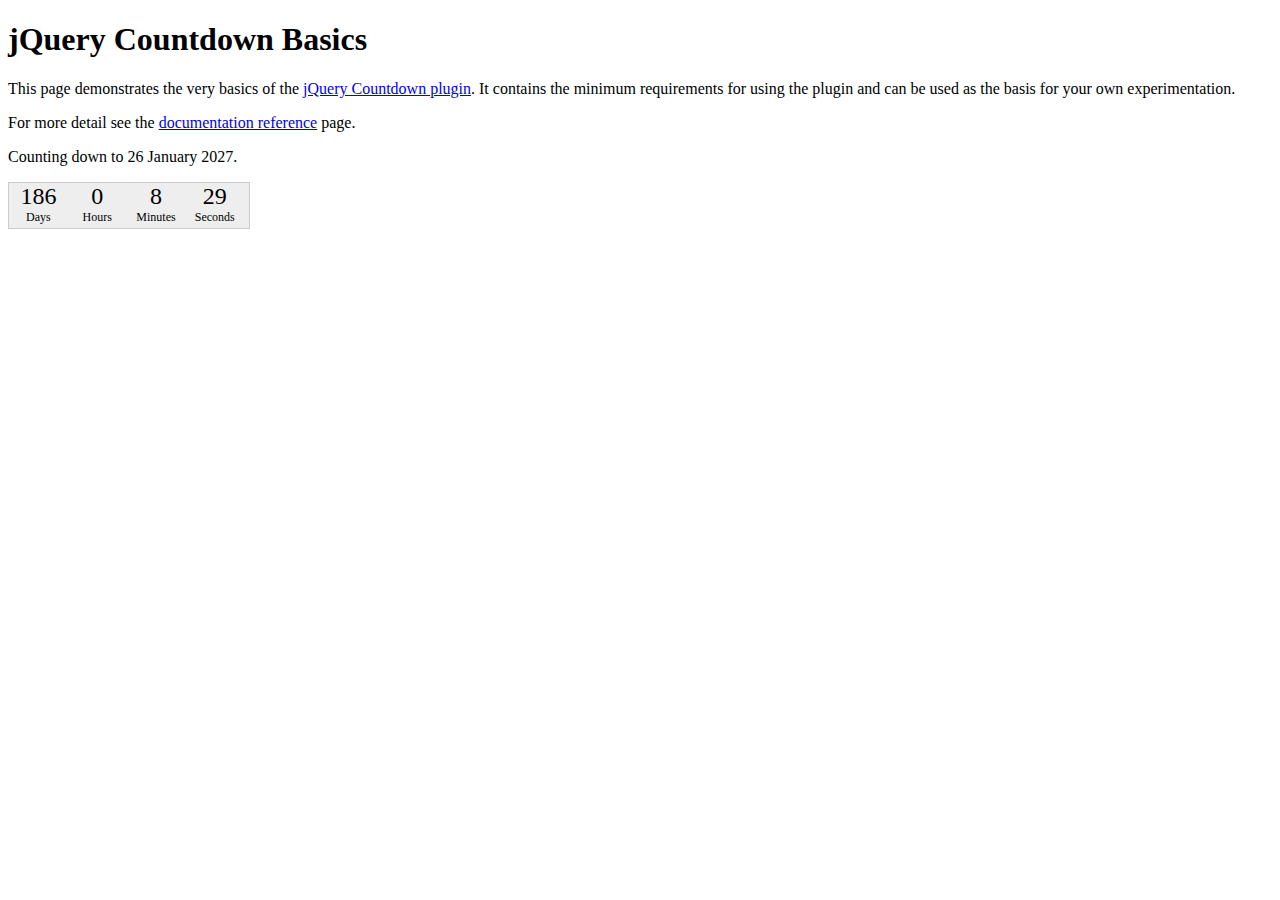
<file: assets/plugins/countdown/countdownBasic.html>
﻿<!DOCTYPE html>
<html>
<head>
<meta http-equiv="Content-Type" content="text/html;charset=utf-8">
<title>jQuery Countdown</title>
<link rel="stylesheet" href="jquery.countdown.css">
<style type="text/css">
#defaultCountdown { width: 240px; height: 45px; }
</style>
<script src="http://ajax.googleapis.com/ajax/libs/jquery/1.11.0/jquery.min.js"></script>
<script src="jquery.plugin.js"></script>
<script src="jquery.countdown.js"></script>
<script>
$(function () {
	var austDay = new Date();
	austDay = new Date(austDay.getFullYear() + 1, 1 - 1, 26);
	$('#defaultCountdown').countdown({until: austDay});
	$('#year').text(austDay.getFullYear());
});
</script>
</head>
<body>
<h1>jQuery Countdown Basics</h1>
<p>This page demonstrates the very basics of the
	<a href="http://keith-wood.name/countdown.html">jQuery Countdown plugin</a>.
	It contains the minimum requirements for using the plugin and
	can be used as the basis for your own experimentation.</p>
<p>For more detail see the <a href="http://keith-wood.name/countdownRef.html">documentation reference</a> page.</p>
<p>Counting down to 26 January <span id="year">2014</span>.</p>
<div id="defaultCountdown"></div>
</body>
</html>
</file>
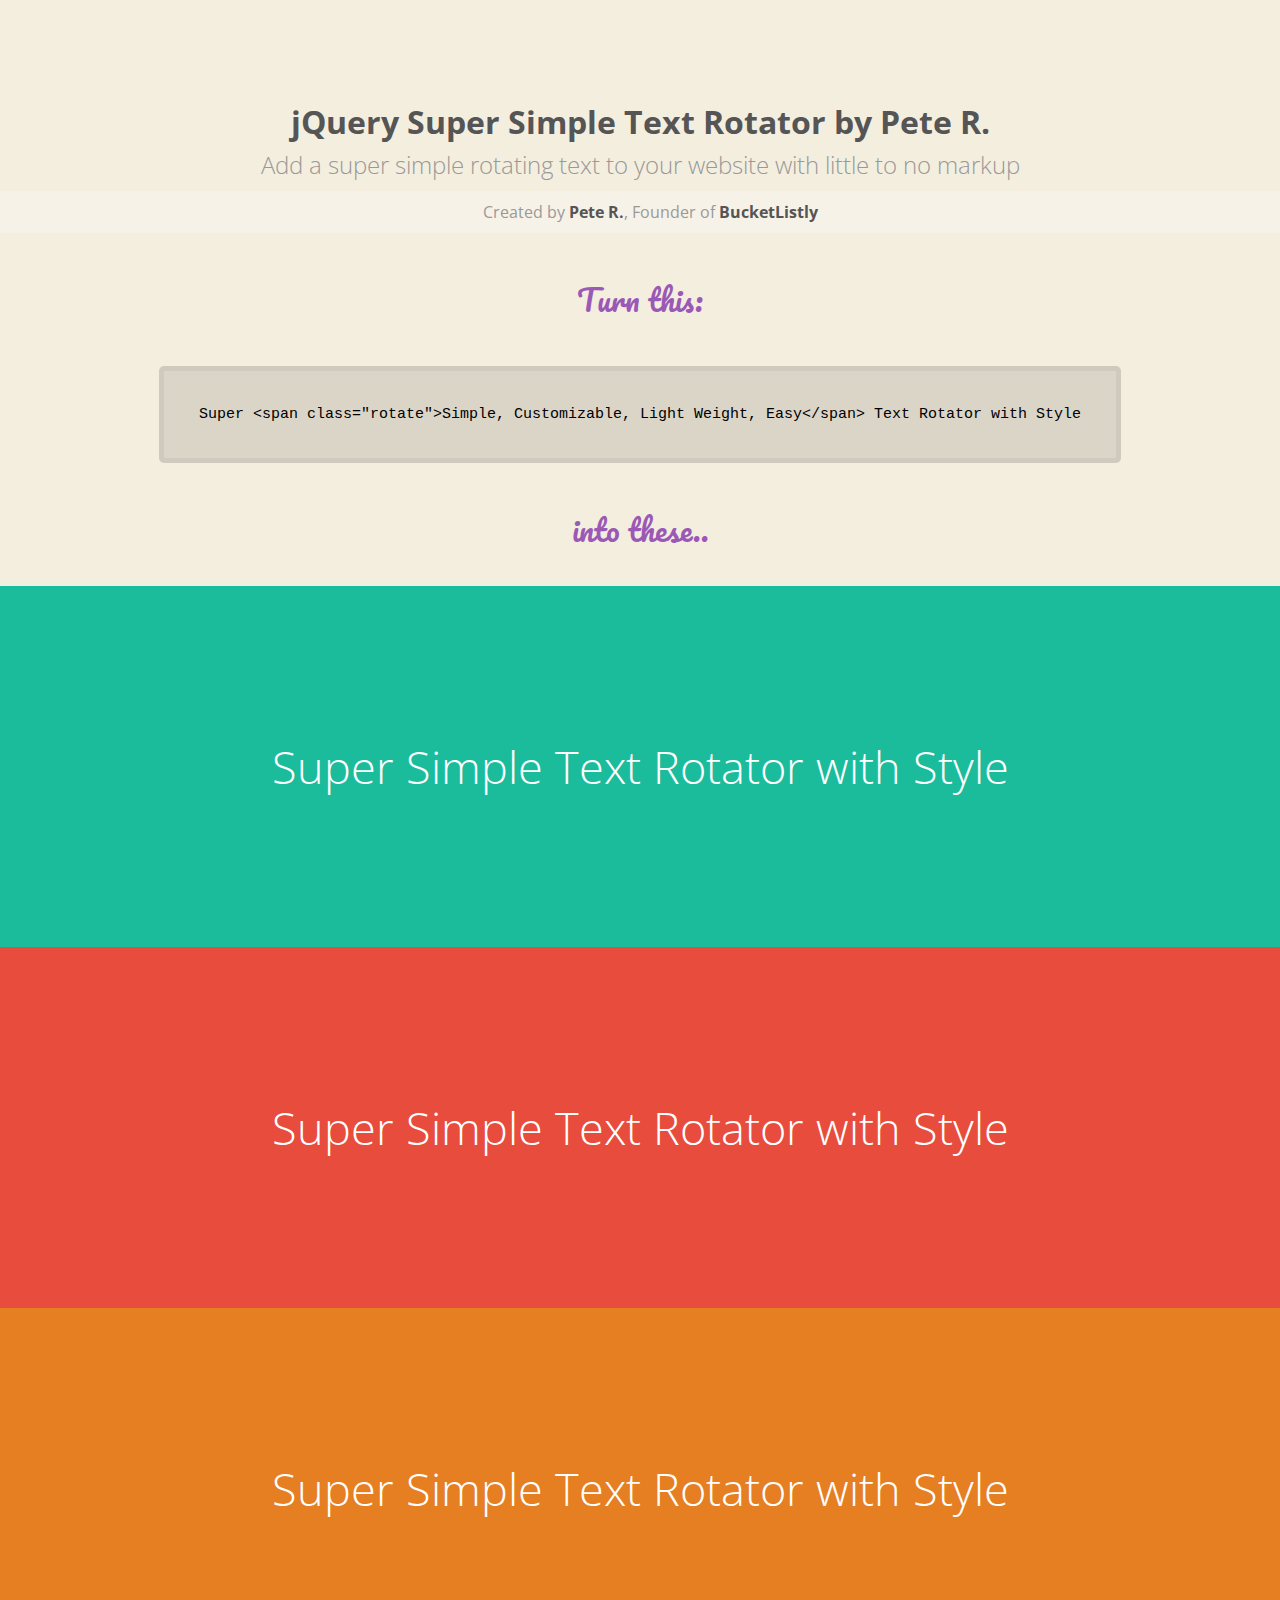
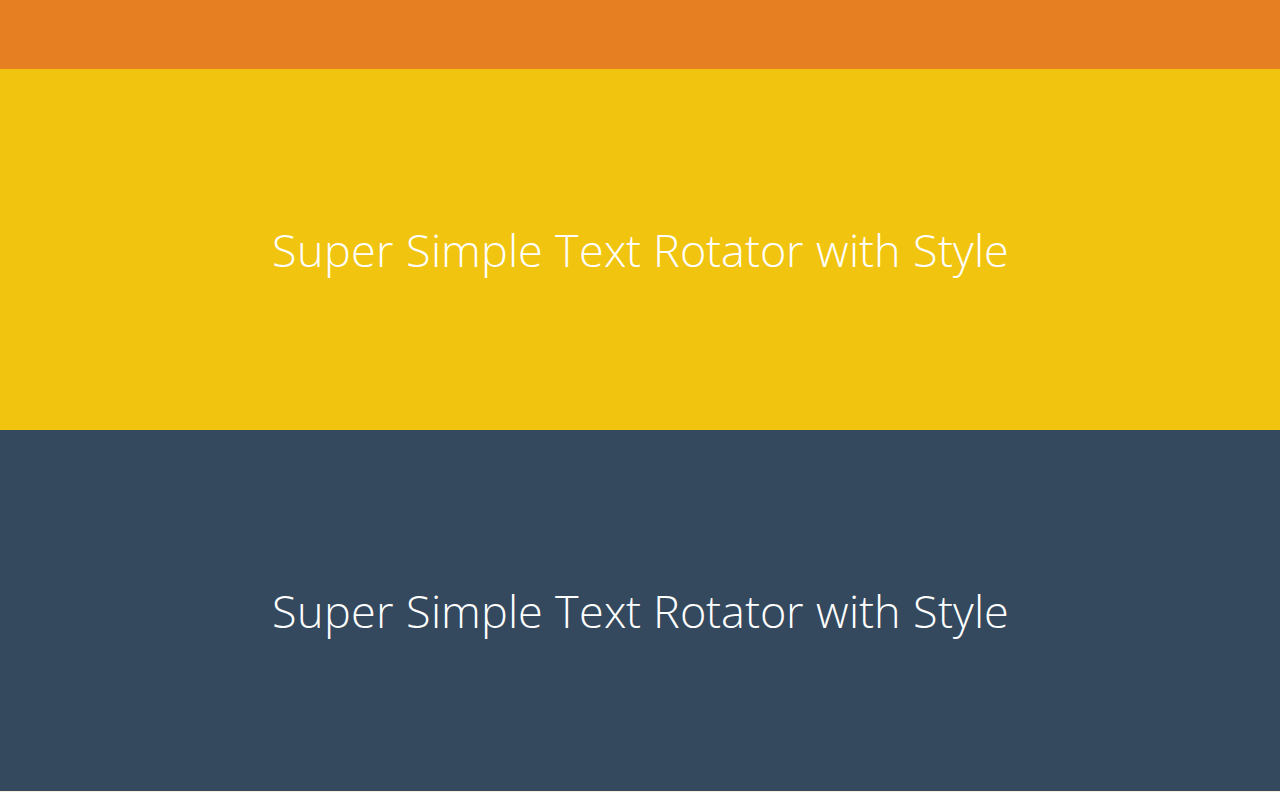
<file: assets/plugins/text-rotator/demo.html>
<!doctype html>
<html>
<head>
	<meta charset="utf-8">
	<title>jQuery Super Easy Text Rotator by Pete R. | The Pete Design</title>
	<meta name="title" content="jQuery Super Easy Text Rotator by Pete R. | The Pete Design" />
	<meta name="description" content="Add a fully customizable Path-like wheel menu button to your website. Created by Pete R., Founder of BucketListly" />
	<meta name="author" content="Pete R.">
	<link href='http://fonts.googleapis.com/css?family=Open+Sans:300,400,700' rel='stylesheet' type='text/css'>
	<link href='http://fonts.googleapis.com/css?family=Pacifico:400' rel='stylesheet' type='text/css'>
	<script type="text/javascript" src="http://code.jquery.com/jquery-1.9.1.js"></script>
  <script type="text/javascript" src="jquery.simple-text-rotator.js"></script>
  <style>
    html {
      height: 100%;
    }
    body {
      background: #f4eedf;
      padding: 0;
      text-align: center;
      font-family: 'open sans';
      position: relative;
      margin: 0;
      height: 100%;
    }
    
    .wrapper {
    	height: auto !important;
    	height: 100%;
    	margin: 0 auto; 
    	overflow: hidden;
    }
    
    a {
      text-decoration: none;
    }
    
    
    h1, h2 {
      width: 100%;
      float: left;
    }
    h1 {
      margin-top: 100px;
      color: #555;
      margin-bottom: 5px;
    }
    h2 {
      color: #999;
      font-weight: 100;
      margin-top: 0;
      margin-bottom: 10px;
    }
    
    .pointer {
      color: #9b59b6;
      font-family: 'Pacifico', cursive;
      font-size: 30px;
      margin-top: 15px;
    }
    pre {
      margin: 80px auto;
    }
    pre code {
      padding: 35px;
      border-radius: 5px;
      font-size: 15px;
      background: rgba(0,0,0,0.1);
      border: rgba(0,0,0,0.05) 5px solid;
      max-width: 500px;
    }


    .main {
      float: left;
      width: 100%;
      margin: 0 auto;
    }
    
    .main h1 {
      padding:150px 50px;
      float: left;
      width: 100%;
      font-size: 45px;
      box-sizing: border-box;
      -webkit-box-sizing: border-box;
      -moz-box-sizing: border-box;
      font-weight: 100;
      color: white;
      margin: 0;
    }

    .main h1.demo1 {
      background: #1ABC9C;
    }
    .main h1.demo2 {
      background: #e74c3c;
    }
    .main h1.demo3 {
      background: #e67e22;
    }
    .main h1.demo4 {
      background: #f1c40f;
    }
    .main h1.demo5 {
      background: #34495e;
    }
    
    .reload, .btn{
      display: inline-block;
      border: 4px solid #FFF;
      border-radius: 5px;
      -moz-border-radius: 5px;
      -webkit-border-radius: 5px;
      background: rgba(255,255,255, 0.75);
      display: inline-block;
      line-height: 100%;
      padding: 0.7em;
      text-decoration: none;
      opacity: 0.7;
      color: #555;
      width: 100px;
      line-height: 140%;
      font-size: 17px;
      font-family: open sans;
      font-weight: bold;
    }
    .reload:hover, .btn:hover {
      background: white;
    }
    .btn {
      width: 200px;
    }
    .btns {
      width: 230px;
      margin: 50px auto;
    }
    .credit {
      text-align: center;
      color: #999;
      padding: 10px;
      margin: 0 0 40px 0;
      background: rgba(255,255,255,0.25);
      float: left;
      width: 100%;
    }
    .credit a {
      color: #555;
      text-decoration: none;
      font-weight: bold;
    }
	</style>
	<link rel="stylesheet" type="text/css" href="simpletextrotator.css" />
	<script>
	  $(document).ready(function(){
			$(".demo1 .rotate").textrotator({
        animation: "fade",
        speed: 1000
      });
      $(".demo2 .rotate").textrotator({
        animation: "flip",
        speed: 1250
      });
      $(".demo3 .rotate").textrotator({
        animation: "flipCube",
        speed: 1500
      });
      $(".demo4 .rotate").textrotator({
        animation: "flipUp",
        speed: 1750
      });
      $(".demo5 .rotate").textrotator({
        animation: "spin",
        speed: 2000
      });
		});
		
	</script>
</head>
<body>
  <div class="wrapper">
    <h1>jQuery Super Simple Text Rotator by Pete R.</h1>
    <h2>Add a super simple rotating text to your website with little to no markup</h2>
    <p class="credit">Created by <a href="http://www.thepetedesign.com">Pete R.</a>, Founder of <a href="http://www.bucketlistly.com" target="_blank">BucketListly</a></p>
    <p class="pointer">Turn this:</p>
    <pre><code>Super &lt;span class="rotate"&gt;Simple, Customizable, Light Weight, Easy&lt;/span&gt; Text Rotator with Style</code></pre>
	  <p class="pointer">into these..</p>
	  <div class="main">
	    <h1 class="demo1">Super <span class="rotate">Simple, Customizable, Light Weight, Easy</span> Text Rotator with Style</h1>
	    <h1 class="demo2">Super <span class="rotate">Simple, Customizable, Light Weight, Easy</span> Text Rotator with Style</h1>
	    <h1 class="demo3">Super <span class="rotate">Simple, Customizable, Light Weight, Easy</span> Text Rotator with Style</h1>
	    <h1 class="demo4">Super <span class="rotate">Simple, Customizable, Light Weight, Easy</span> Text Rotator with Style</h1>
	    <h1 class="demo5">Super <span class="rotate">Simple, Customizable, Light Weight, Easy</span> Text Rotator with Style</h1>
    </div>
  </div>
</body>
</html>
</file>
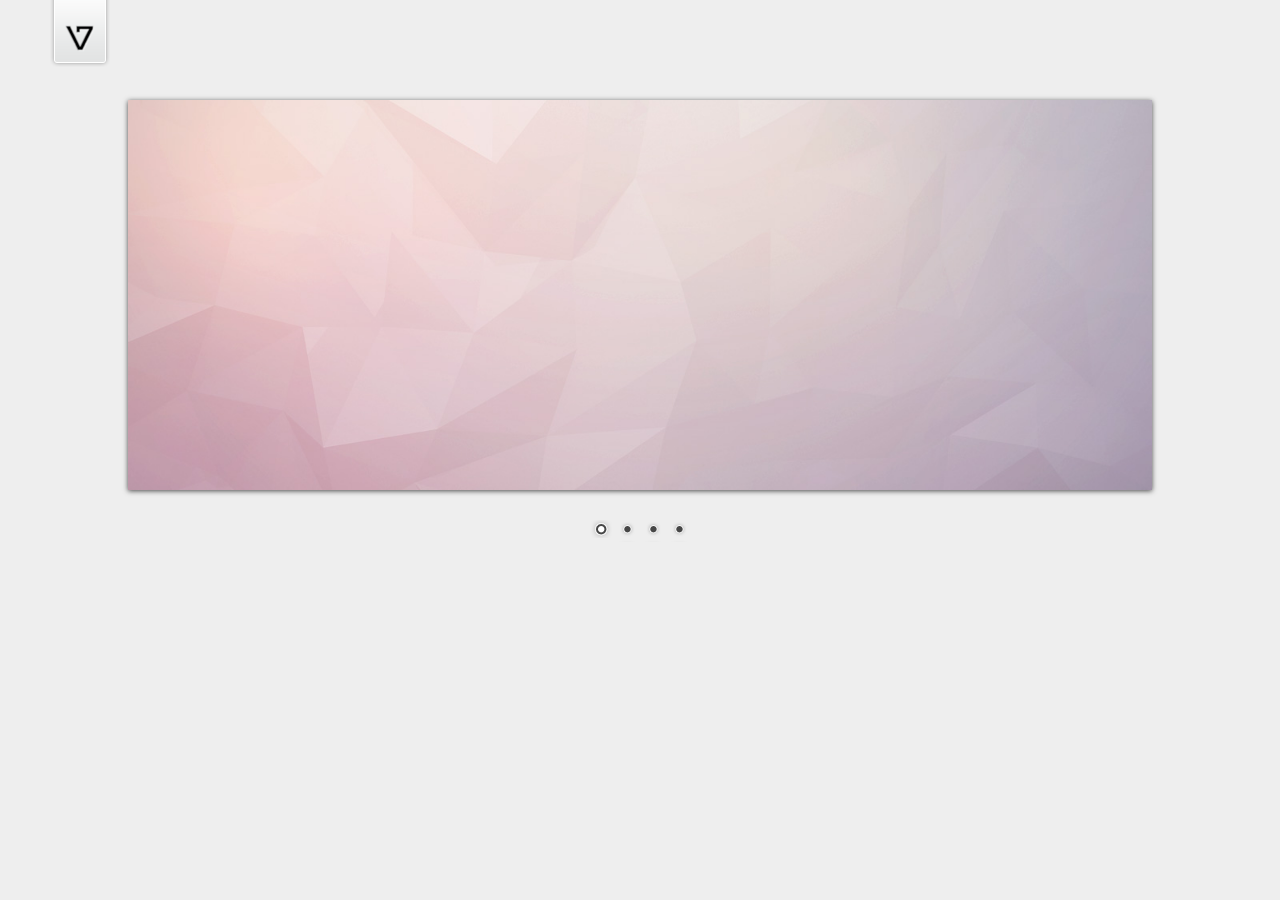
<file: assets/plugins/slider.nivo/demo/demo.html>
<!DOCTYPE HTML PUBLIC "-//W3C//DTD HTML 4.01//EN" "http://www.w3.org/TR/html4/strict.dtd">
<meta http-equiv="Content-Type" content="text/html; charset=utf-8">
<html lang="en">
<head>
    <title>Nivo Slider Demo</title>
    <link rel="stylesheet" href="../themes/default/default.css" type="text/css" media="screen" />
    <link rel="stylesheet" href="../themes/light/light.css" type="text/css" media="screen" />
    <link rel="stylesheet" href="../themes/dark/dark.css" type="text/css" media="screen" />
    <link rel="stylesheet" href="../themes/bar/bar.css" type="text/css" media="screen" />
    <link rel="stylesheet" href="../nivo-slider.css" type="text/css" media="screen" />
    <link rel="stylesheet" href="style.css" type="text/css" media="screen" />
</head>
<body>
    <div id="wrapper">
        <a href="http://dev7studios.com" id="dev7link" title="Go to dev7studios">dev7studios</a>

        <div class="slider-wrapper theme-default">
            <div id="slider" class="nivoSlider">
                <img src="images/toystory.jpg" data-thumb="images/toystory.jpg" alt="" />
                <a href="http://dev7studios.com"><img src="images/up.jpg" data-thumb="images/up.jpg" alt="" title="This is an example of a caption" /></a>
                <img src="images/walle.jpg" data-thumb="images/walle.jpg" alt="" data-transition="slideInLeft" />
                <img src="images/nemo.jpg" data-thumb="images/nemo.jpg" alt="" title="#htmlcaption" />
            </div>
            <div id="htmlcaption" class="nivo-html-caption">
                <strong>This</strong> is an example of a <em>HTML</em> caption with <a href="#">a link</a>. 
            </div>
        </div>

    </div>
    <script type="text/javascript" src="scripts/jquery-1.9.0.min.js"></script>
    <script type="text/javascript" src="../jquery.nivo.slider.js"></script>
    <script type="text/javascript">
    $(window).load(function() {
        $('#slider').nivoSlider();
    });
    </script>
</body>
</html>
</file>
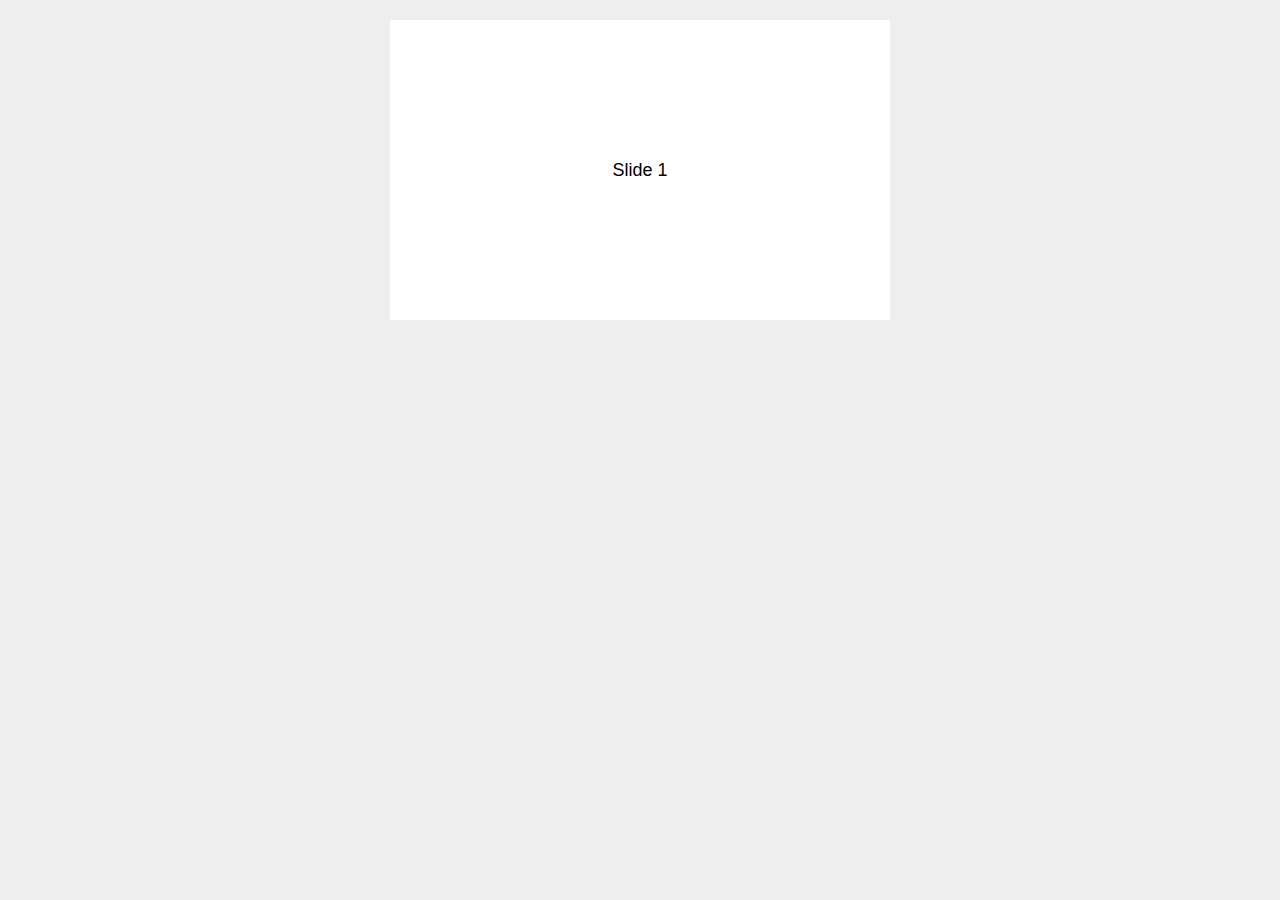
<file: assets/plugins/slider.swiper/demos/01-default.html>
<!DOCTYPE html>
<html lang="en">
<head>
    <meta charset="utf-8">
    <title>Swiper demo</title>
    <!-- Link Swiper's CSS -->
    <link rel="stylesheet" href="../dist/css/swiper.min.css">

    <!-- Demo styles -->
    <style>
    body {
        background: #eee;
        font-family: Helvetica Neue, Helvetica, Arial, sans-serif;
        font-size: 14px;
        color:#000;
        margin: 0;
        padding: 0;
    }
    .swiper-container {
        width: 500px;
        height: 300px;
        margin: 20px auto;
    }
    .swiper-slide {
        text-align: center;
        font-size: 18px;
        background: #fff;
        
        /* Center slide text vertically */
        display: -webkit-box;
        display: -ms-flexbox;
        display: -webkit-flex;
        display: flex;
        -webkit-box-pack: center;
        -ms-flex-pack: center;
        -webkit-justify-content: center;
        justify-content: center;
        -webkit-box-align: center;
        -ms-flex-align: center;
        -webkit-align-items: center;
        align-items: center;
    }
    </style>
</head>
<body>
    <!-- Swiper -->
    <div class="swiper-container">
        <div class="swiper-wrapper">
            <div class="swiper-slide">Slide 1</div>
            <div class="swiper-slide">Slide 2</div>
            <div class="swiper-slide">Slide 3</div>
            <div class="swiper-slide">Slide 4</div>
            <div class="swiper-slide">Slide 5</div>
            <div class="swiper-slide">Slide 6</div>
            <div class="swiper-slide">Slide 7</div>
            <div class="swiper-slide">Slide 8</div>
            <div class="swiper-slide">Slide 9</div>
            <div class="swiper-slide">Slide 10</div>
        </div>
    </div>

    <!-- Swiper JS -->
    <script src="../dist/js/swiper.min.js"></script>

    <!-- Initialize Swiper -->
    <script>
    var swiper = new Swiper('.swiper-container');
    </script>
</body>
</html>
</file>
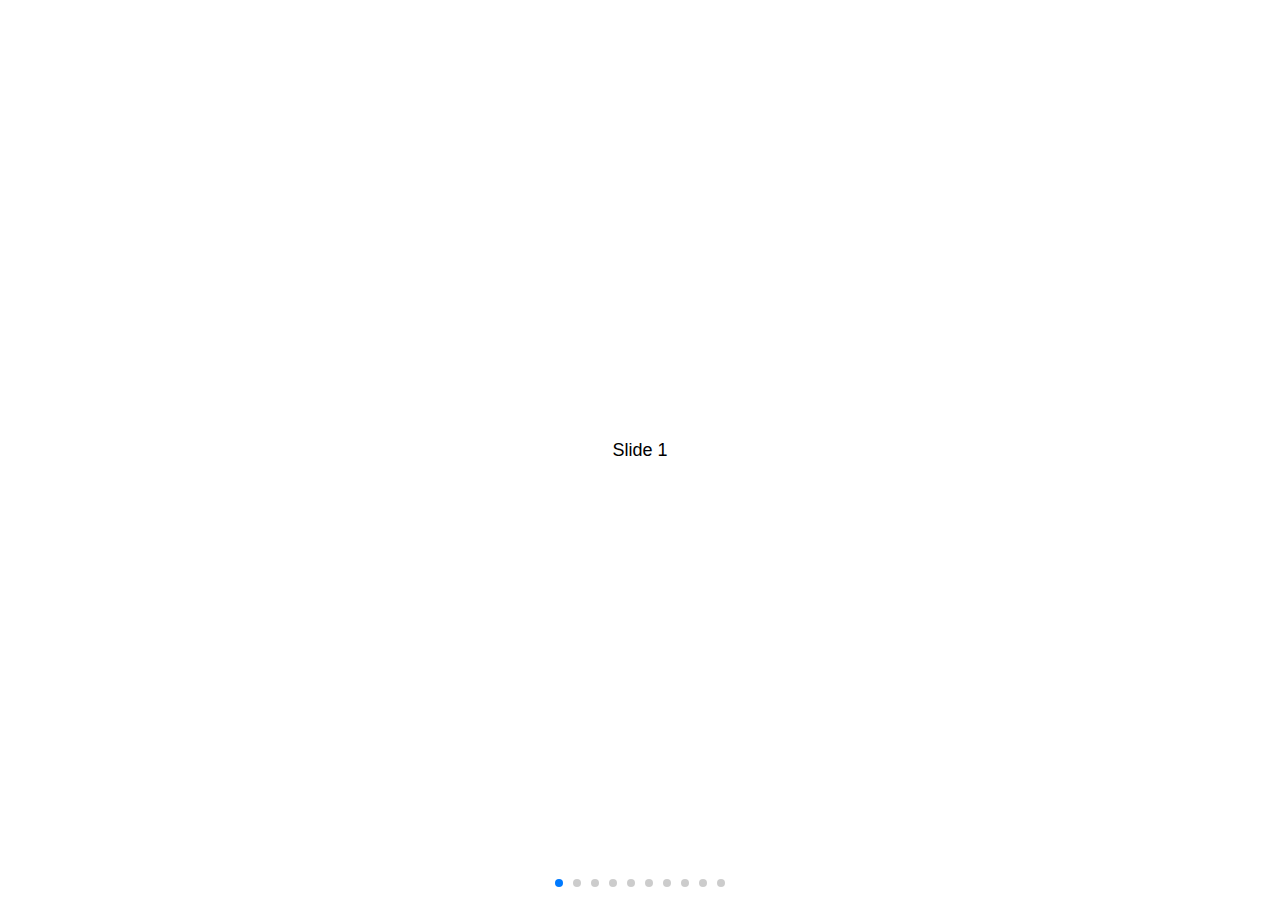
<file: assets/plugins/slider.swiper/demos/02-responsive.html>
<!DOCTYPE html>
<html lang="en">
<head>
    <meta charset="utf-8">
    <title>Swiper demo</title>
    <meta name="viewport" content="width=device-width, initial-scale=1, minimum-scale=1, maximum-scale=1">

    <!-- Link Swiper's CSS -->
    <link rel="stylesheet" href="../dist/css/swiper.min.css">

    <!-- Demo styles -->
    <style>
    html, body {
        position: relative;
        height: 100%;
    }
    body {
        background: #eee;
        font-family: Helvetica Neue, Helvetica, Arial, sans-serif;
        font-size: 14px;
        color:#000;
        margin: 0;
        padding: 0;
    }
    .swiper-container {
        width: 100%;
        height: 100%;
    }
    .swiper-slide {
        text-align: center;
        font-size: 18px;
        background: #fff;

        /* Center slide text vertically */
        display: -webkit-box;
        display: -ms-flexbox;
        display: -webkit-flex;
        display: flex;
        -webkit-box-pack: center;
        -ms-flex-pack: center;
        -webkit-justify-content: center;
        justify-content: center;
        -webkit-box-align: center;
        -ms-flex-align: center;
        -webkit-align-items: center;
        align-items: center;
    }
    </style>
</head>
<body>
    <!-- Swiper -->
    <div class="swiper-container">
        <div class="swiper-wrapper">
            <div class="swiper-slide">Slide 1</div>
            <div class="swiper-slide">Slide 2</div>
            <div class="swiper-slide">Slide 3</div>
            <div class="swiper-slide">Slide 4</div>
            <div class="swiper-slide">Slide 5</div>
            <div class="swiper-slide">Slide 6</div>
            <div class="swiper-slide">Slide 7</div>
            <div class="swiper-slide">Slide 8</div>
            <div class="swiper-slide">Slide 9</div>
            <div class="swiper-slide">Slide 10</div>
        </div>
        <!-- Add Pagination -->
        <div class="swiper-pagination"></div>
    </div>

    <!-- Swiper JS -->
    <script src="../dist/js/swiper.min.js"></script>

    <!-- Initialize Swiper -->
    <script>
    var swiper = new Swiper('.swiper-container', {
        pagination: '.swiper-pagination',
        paginationClickable: true
    });
    </script>
</body>
</html>
</file>
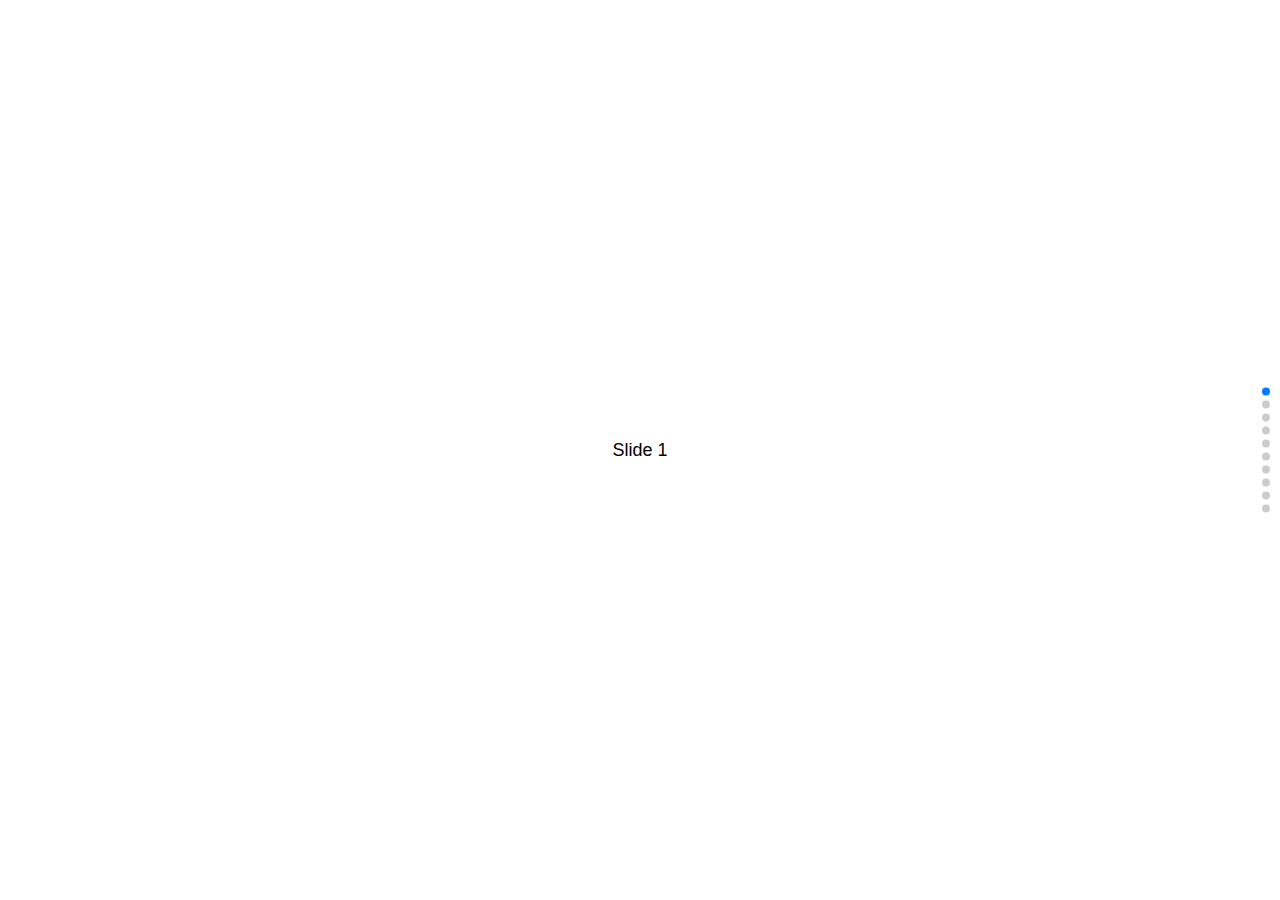
<file: assets/plugins/slider.swiper/demos/03-vertical.html>
<!DOCTYPE html>
<html lang="en">
<head>
    <meta charset="utf-8">
    <title>Swiper demo</title>
    <meta name="viewport" content="width=device-width, initial-scale=1, minimum-scale=1, maximum-scale=1">

    <!-- Link Swiper's CSS -->
    <link rel="stylesheet" href="../dist/css/swiper.min.css">

    <!-- Demo styles -->
    <style>
    html, body {
        position: relative;
        height: 100%;
    }
    body {
        background: #eee;
        font-family: Helvetica Neue, Helvetica, Arial, sans-serif;
        font-size: 14px;
        color:#000;
        margin: 0;
        padding: 0;
    }
    .swiper-container {
        width: 100%;
        height: 100%;
    }
    .swiper-slide {
        text-align: center;
        font-size: 18px;
        background: #fff;

        /* Center slide text vertically */
        display: -webkit-box;
        display: -ms-flexbox;
        display: -webkit-flex;
        display: flex;
        -webkit-box-pack: center;
        -ms-flex-pack: center;
        -webkit-justify-content: center;
        justify-content: center;
        -webkit-box-align: center;
        -ms-flex-align: center;
        -webkit-align-items: center;
        align-items: center;
    }
    </style>
</head>
<body>
    <!-- Swiper -->
    <div class="swiper-container">
        <div class="swiper-wrapper">
            <div class="swiper-slide">Slide 1</div>
            <div class="swiper-slide">Slide 2</div>
            <div class="swiper-slide">Slide 3</div>
            <div class="swiper-slide">Slide 4</div>
            <div class="swiper-slide">Slide 5</div>
            <div class="swiper-slide">Slide 6</div>
            <div class="swiper-slide">Slide 7</div>
            <div class="swiper-slide">Slide 8</div>
            <div class="swiper-slide">Slide 9</div>
            <div class="swiper-slide">Slide 10</div>
        </div>
        <!-- Add Pagination -->
        <div class="swiper-pagination"></div>
    </div>

    <!-- Swiper JS -->
    <script src="../dist/js/swiper.min.js"></script>

    <!-- Initialize Swiper -->
    <script>
    var swiper = new Swiper('.swiper-container', {
        pagination: '.swiper-pagination',
        paginationClickable: true,
        direction: 'vertical'
    });
    </script>
</body>
</html>
</file>
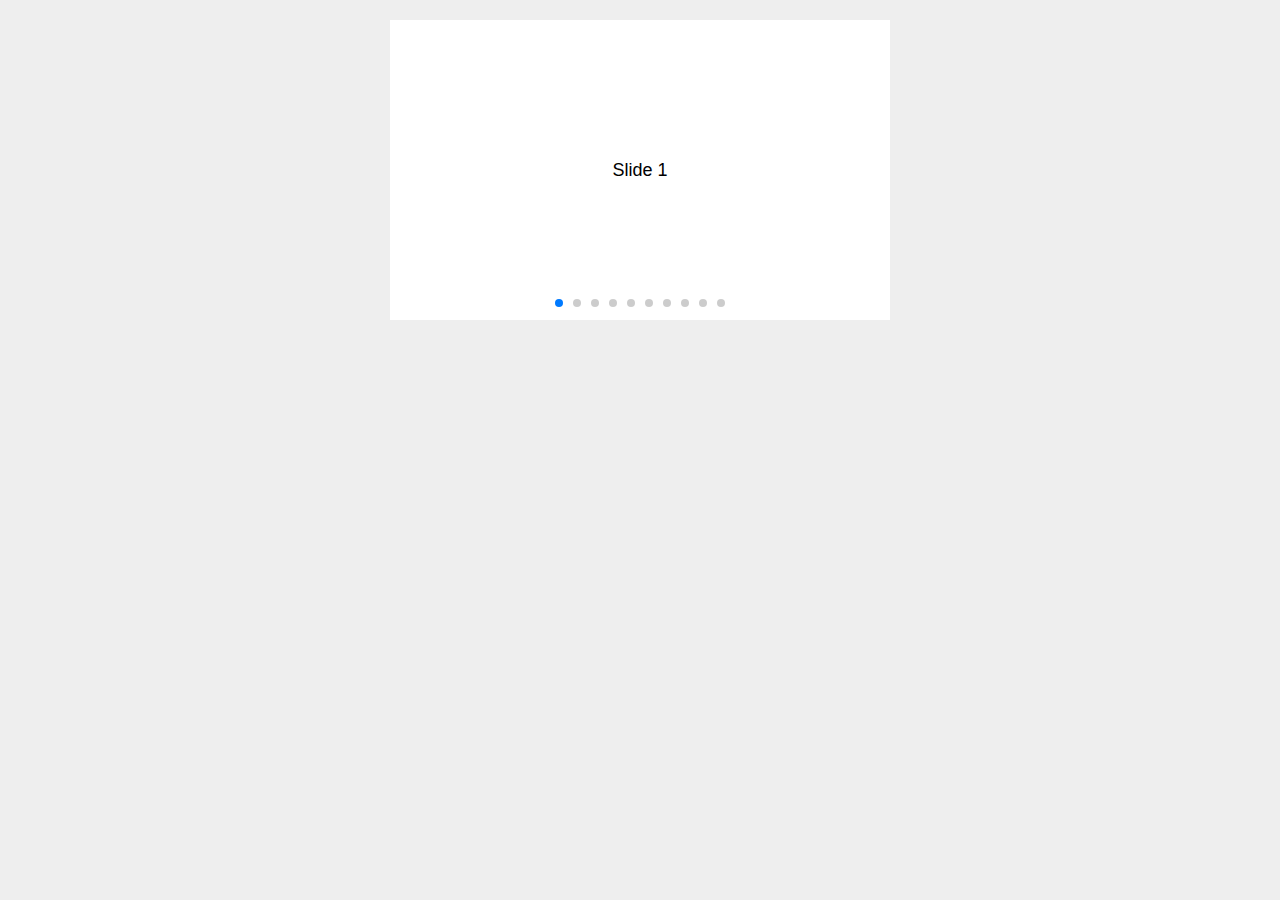
<file: assets/plugins/slider.swiper/demos/04-space-between.html>
<!DOCTYPE html>
<html lang="en">
<head>
    <meta charset="utf-8">
    <title>Swiper demo</title>
    <meta name="viewport" content="width=device-width, initial-scale=1, minimum-scale=1, maximum-scale=1">

    <!-- Link Swiper's CSS -->
    <link rel="stylesheet" href="../dist/css/swiper.min.css">

    <!-- Demo styles -->
    <style>
    body {
        background: #eee;
        font-family: Helvetica Neue, Helvetica, Arial, sans-serif;
        font-size: 14px;
        color:#000;
        margin: 0;
        padding: 0;
    }
    .swiper-container {
        width: 500px;
        height: 300px;
        margin: 20px auto;
    }
    .swiper-slide {
        text-align: center;
        font-size: 18px;
        background: #fff;

        /* Center slide text vertically */
        display: -webkit-box;
        display: -ms-flexbox;
        display: -webkit-flex;
        display: flex;
        -webkit-box-pack: center;
        -ms-flex-pack: center;
        -webkit-justify-content: center;
        justify-content: center;
        -webkit-box-align: center;
        -ms-flex-align: center;
        -webkit-align-items: center;
        align-items: center;
    }
    </style>
</head>
<body>
    <!-- Swiper -->
    <div class="swiper-container">
        <div class="swiper-wrapper">
            <div class="swiper-slide">Slide 1</div>
            <div class="swiper-slide">Slide 2</div>
            <div class="swiper-slide">Slide 3</div>
            <div class="swiper-slide">Slide 4</div>
            <div class="swiper-slide">Slide 5</div>
            <div class="swiper-slide">Slide 6</div>
            <div class="swiper-slide">Slide 7</div>
            <div class="swiper-slide">Slide 8</div>
            <div class="swiper-slide">Slide 9</div>
            <div class="swiper-slide">Slide 10</div>
        </div>
        <!-- Add Pagination -->
        <div class="swiper-pagination"></div>
    </div>

    <!-- Swiper JS -->
    <script src="../dist/js/swiper.min.js"></script>

    <!-- Initialize Swiper -->
    <script>
    var swiper = new Swiper('.swiper-container', {
        pagination: '.swiper-pagination',
        paginationClickable: true,
        spaceBetween: 30,
    });
    </script>
</body>
</html>
</file>
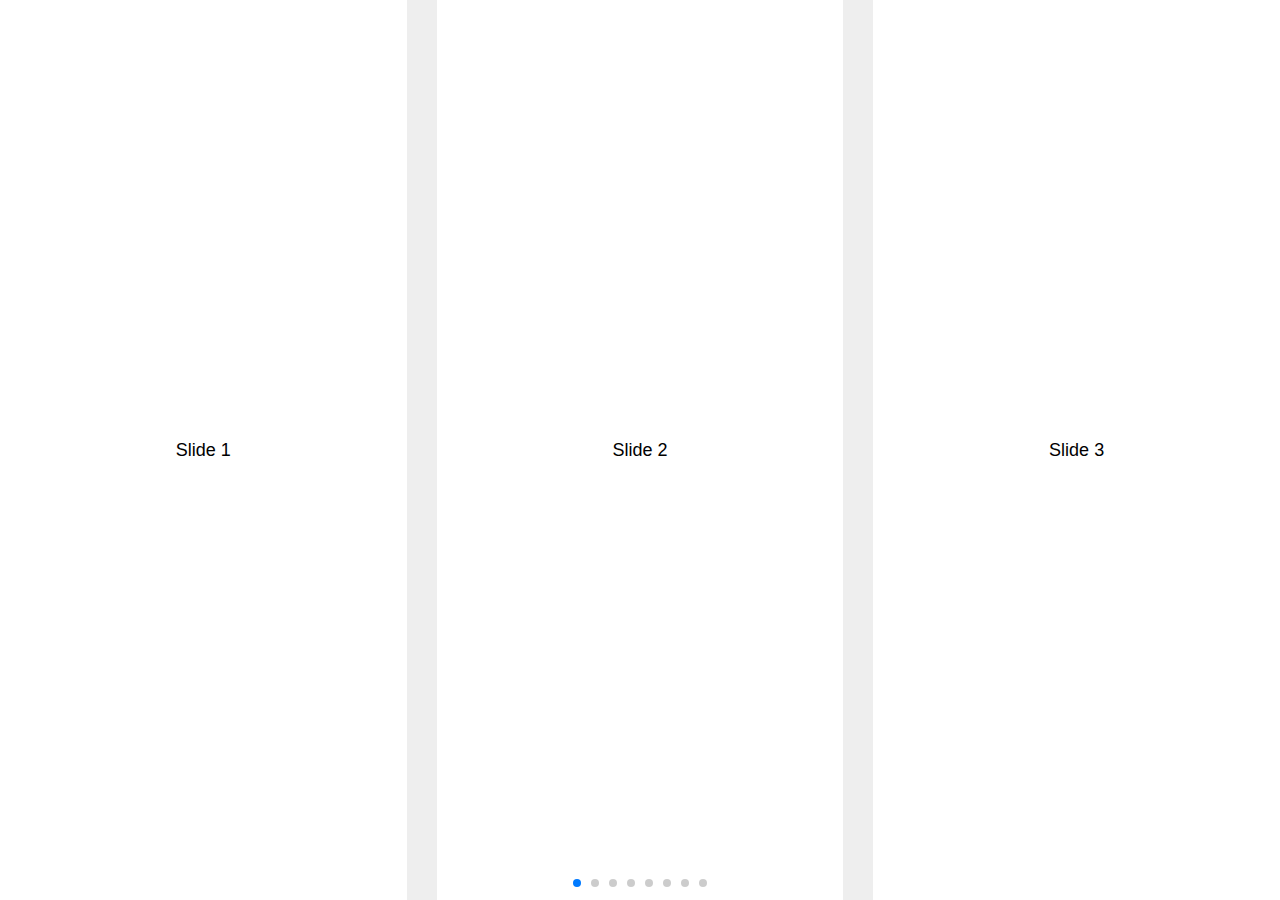
<file: assets/plugins/slider.swiper/demos/05-slides-per-view.html>
<!DOCTYPE html>
<html lang="en">
<head>
    <meta charset="utf-8">
    <title>Swiper demo</title>
    <meta name="viewport" content="width=device-width, initial-scale=1, minimum-scale=1, maximum-scale=1">

    <!-- Link Swiper's CSS -->
    <link rel="stylesheet" href="../dist/css/swiper.min.css">

    <!-- Demo styles -->
    <style>
    html, body {
        position: relative;
        height: 100%;
    }
    body {
        background: #eee;
        font-family: Helvetica Neue, Helvetica, Arial, sans-serif;
        font-size: 14px;
        color:#000;
        margin: 0;
        padding: 0;
    }
    .swiper-container {
        width: 100%;
        height: 100%;
    }
    .swiper-slide {
        text-align: center;
        font-size: 18px;
        background: #fff;
        
        /* Center slide text vertically */
        display: -webkit-box;
        display: -ms-flexbox;
        display: -webkit-flex;
        display: flex;
        -webkit-box-pack: center;
        -ms-flex-pack: center;
        -webkit-justify-content: center;
        justify-content: center;
        -webkit-box-align: center;
        -ms-flex-align: center;
        -webkit-align-items: center;
        align-items: center;
    }
    </style>
</head>
<body>
    <!-- Swiper -->
    <div class="swiper-container">
        <div class="swiper-wrapper">
            <div class="swiper-slide">Slide 1</div>
            <div class="swiper-slide">Slide 2</div>
            <div class="swiper-slide">Slide 3</div>
            <div class="swiper-slide">Slide 4</div>
            <div class="swiper-slide">Slide 5</div>
            <div class="swiper-slide">Slide 6</div>
            <div class="swiper-slide">Slide 7</div>
            <div class="swiper-slide">Slide 8</div>
            <div class="swiper-slide">Slide 9</div>
            <div class="swiper-slide">Slide 10</div>
        </div>
        <!-- Add Pagination -->
        <div class="swiper-pagination"></div>
    </div>

    <!-- Swiper JS -->
    <script src="../dist/js/swiper.min.js"></script>

    <!-- Initialize Swiper -->
    <script>
    var swiper = new Swiper('.swiper-container', {
        pagination: '.swiper-pagination',
        slidesPerView: 3,
        paginationClickable: true,
        spaceBetween: 30
    });
    </script>
</body>
</html>
</file>
<file: assets/plugins/slider.revolution/css/extralayers.css>
/**********************************************************
***********************************************************
***********************************************************



   SOME MORE LAYER EXAMPLES, USE ONLY WHICH YOU NEED,
   TO SAVE LOAD TIME 



***********************************************************
***********************************************************
***********************************************************/





.tp-caption.medium_grey {
position:absolute;
color:#fff;
text-shadow:0px 2px 5px rgba(0, 0, 0, 0.5);
font-weight:700;
font-size:20px;
line-height:20px;
font-family:Arial;
padding:2px 4px;
margin:0px;
border-width:0px;
border-style:none;
background-color:#888;
white-space:nowrap;
}

.tp-caption.small_text {
position:absolute;
color:#fff;
text-shadow:0px 2px 5px rgba(0, 0, 0, 0.5);
font-weight:700;
font-size:14px;
line-height:20px;
font-family:Arial;
margin:0px;
border-width:0px;
border-style:none;
white-space:nowrap;
}

.tp-caption.medium_text {
position:absolute;
color:#fff;
text-shadow:0px 2px 5px rgba(0, 0, 0, 0.5);
font-weight:700;
font-size:20px;
line-height:20px;
font-family:Arial;
margin:0px;
border-width:0px;
border-style:none;
white-space:nowrap;
}

.tp-caption.large_text {
position:absolute;
color:#fff;
text-shadow:0px 2px 5px rgba(0, 0, 0, 0.5);
font-weight:700;
font-size:40px;
line-height:40px;
font-family:Arial;
margin:0px;
border-width:0px;
border-style:none;
white-space:nowrap;
}

.tp-caption.very_large_text {
position:absolute;
color:#fff;
text-shadow:0px 2px 5px rgba(0, 0, 0, 0.5);
font-weight:700;
font-size:60px;
line-height:60px;
font-family:Arial;
margin:0px;
border-width:0px;
border-style:none;
white-space:nowrap;
letter-spacing:-2px;
}

.tp-caption.very_big_white {
position:absolute;
color:#fff;
text-shadow:none;
font-weight:800;
font-size:60px;
line-height:60px;
font-family:Arial;
margin:0px;
border-width:0px;
border-style:none;
white-space:nowrap;
padding:0px 4px;
padding-top:1px;
background-color:#000;
}

.tp-caption.very_big_black {
position:absolute;
color:#000;
text-shadow:none;
font-weight:700;
font-size:60px;
line-height:60px;
font-family:Arial;
margin:0px;
border-width:0px;
border-style:none;
white-space:nowrap;
padding:0px 4px;
padding-top:1px;
background-color:#fff;
}

.tp-caption.modern_medium_fat {
position:absolute;
color:#000;
text-shadow:none;
font-weight:800;
font-size:24px;
line-height:20px;
font-family:"Open Sans", sans-serif;
margin:0px;
border-width:0px;
border-style:none;
white-space:nowrap;
}

.tp-caption.modern_medium_fat_white {
position:absolute;
color:#fff;
text-shadow:none;
font-weight:800;
font-size:24px;
line-height:20px;
font-family:"Open Sans", sans-serif;
margin:0px;
border-width:0px;
border-style:none;
white-space:nowrap;
}

.tp-caption.modern_medium_light {
position:absolute;
color:#000;
text-shadow:none;
font-weight:300;
font-size:24px;
line-height:20px;
font-family:"Open Sans", sans-serif;
margin:0px;
border-width:0px;
border-style:none;
white-space:nowrap;
}

.tp-caption.modern_big_bluebg {
position:absolute;
color:#fff;
text-shadow:none;
font-weight:800;
font-size:30px;
line-height:36px;
font-family:"Open Sans", sans-serif;
padding:3px 10px;
margin:0px;
border-width:0px;
border-style:none;
background-color:#4e5b6c;
letter-spacing:0;
}

.tp-caption.modern_big_redbg {
position:absolute;
color:#fff;
text-shadow:none;
font-weight:300;
font-size:30px;
line-height:36px;
font-family:"Open Sans", sans-serif;
padding:3px 10px;
padding-top:1px;
margin:0px;
border-width:0px;
border-style:none;
background-color:#de543e;
letter-spacing:0;
}

.tp-caption.modern_small_text_dark {
position:absolute;
color:#555;
text-shadow:none;
font-size:14px;
line-height:22px;
font-family:Arial;
margin:0px;
border-width:0px;
border-style:none;
white-space:nowrap;
}

.tp-caption.boxshadow {
-moz-box-shadow:0px 0px 20px rgba(0, 0, 0, 0.5);
-webkit-box-shadow:0px 0px 20px rgba(0, 0, 0, 0.5);
box-shadow:0px 0px 20px rgba(0, 0, 0, 0.5);
}

.tp-caption.black {
color:#000;
text-shadow:none;
}

.tp-caption.noshadow {
text-shadow:none;
}

.tp-caption.thinheadline_dark {
position:absolute;
color:rgba(0,0,0,0.85);
text-shadow:none;
font-weight:300;
font-size:30px;
line-height:30px;
font-family:"Open Sans";
background-color:transparent;
}

.tp-caption.thintext_dark {
position:absolute;
color:rgba(0,0,0,0.85);
text-shadow:none;
font-weight:300;
font-size:16px;
line-height:26px;
font-family:"Open Sans";
background-color:transparent;
}

.tp-caption.largeblackbg {
position:absolute;
color:#fff;
text-shadow:none;
font-weight:300;
font-size:50px;
line-height:70px;
font-family:"Open Sans";
background-color:#000;
padding:0px 20px;
-webkit-border-radius:0px;
-moz-border-radius:0px;
border-radius:0px;
}

.tp-caption.largepinkbg {
position:absolute;
color:#fff;
text-shadow:none;
font-weight:300;
font-size:50px;
line-height:70px;
font-family:"Open Sans";
background-color:#db4360;
padding:0px 20px;
-webkit-border-radius:0px;
-moz-border-radius:0px;
border-radius:0px;
}

.tp-caption.largewhitebg {
position:absolute;
color:#000;
text-shadow:none;
font-weight:300;
font-size:50px;
line-height:70px;
font-family:"Open Sans";
background-color:#fff;
padding:0px 20px;
-webkit-border-radius:0px;
-moz-border-radius:0px;
border-radius:0px;
}

.tp-caption.largegreenbg {
position:absolute;
color:#fff;
text-shadow:none;
font-weight:300;
font-size:50px;
line-height:70px;
font-family:"Open Sans";
background-color:#67ae73;
padding:0px 20px;
-webkit-border-radius:0px;
-moz-border-radius:0px;
border-radius:0px;
}

.tp-caption.excerpt {
font-size:36px;
line-height:36px;
font-weight:700;
font-family:Arial;
color:#ffffff;
text-decoration:none;
background-color:rgba(0, 0, 0, 1);
text-shadow:none;
margin:0px;
letter-spacing:-1.5px;
padding:1px 4px 0px 4px;
width:150px;
white-space:normal !important;
height:auto;
border-width:0px;
border-color:rgb(255, 255, 255);
border-style:none;
}

.tp-caption.large_bold_grey {
font-size:60px;
line-height:60px;
font-weight:800;
font-family:"Open Sans";
color:rgb(102, 102, 102);
text-decoration:none;
background-color:transparent;
text-shadow:none;
margin:0px;
padding:1px 4px 0px;
border-width:0px;
border-color:rgb(255, 214, 88);
border-style:none;
}

.tp-caption.medium_thin_grey {
font-size:34px;
line-height:30px;
font-weight:300;
font-family:"Open Sans";
color:rgb(102, 102, 102);
text-decoration:none;
background-color:transparent;
padding:1px 4px 0px;
text-shadow:none;
margin:0px;
border-width:0px;
border-color:rgb(255, 214, 88);
border-style:none;
}

.tp-caption.small_thin_grey {
font-size:18px;
line-height:26px;
font-weight:300;
font-family:"Open Sans";
color:rgb(117, 117, 117);
text-decoration:none;
background-color:transparent;
padding:1px 4px 0px;
text-shadow:none;
margin:0px;
border-width:0px;
border-color:rgb(255, 214, 88);
border-style:none;
}

.tp-caption.lightgrey_divider {
text-decoration:none;
background-color:rgba(235, 235, 235, 1);
width:370px;
height:3px;
background-position:initial initial;
background-repeat:initial initial;
border-width:0px;
border-color:rgb(34, 34, 34);
border-style:none;
}

.tp-caption.large_bold_darkblue {
font-size:58px;
line-height:60px;
font-weight:800;
font-family:"Open Sans";
color:rgb(52, 73, 94);
text-decoration:none;
background-color:transparent;
border-width:0px;
border-color:rgb(255, 214, 88);
border-style:none;
}

.tp-caption.medium_bg_darkblue {
font-size:20px;
line-height:20px;
font-weight:800;
font-family:"Open Sans";
color:rgb(255, 255, 255);
text-decoration:none;
background-color:rgb(52, 73, 94);
padding:10px;
border-width:0px;
border-color:rgb(255, 214, 88);
border-style:none;
}

.tp-caption.medium_bold_red {
font-size:24px;
line-height:30px;
font-weight:800;
font-family:"Open Sans";
color:rgb(227, 58, 12);
text-decoration:none;
background-color:transparent;
padding:0px;
border-width:0px;
border-color:rgb(255, 214, 88);
border-style:none;
}

.tp-caption.medium_light_red {
font-size:21px;
line-height:26px;
font-weight:300;
font-family:"Open Sans";
color:rgb(227, 58, 12);
text-decoration:none;
background-color:transparent;
padding:0px;
border-width:0px;
border-color:rgb(255, 214, 88);
border-style:none;
}

.tp-caption.medium_bg_red {
font-size:20px;
line-height:20px;
font-weight:800;
font-family:"Open Sans";
color:rgb(255, 255, 255);
text-decoration:none;
background-color:rgb(227, 58, 12);
padding:10px;
border-width:0px;
border-color:rgb(255, 214, 88);
border-style:none;
}

.tp-caption.medium_bold_orange {
font-size:24px;
line-height:30px;
font-weight:800;
font-family:"Open Sans";
color:rgb(243, 156, 18);
text-decoration:none;
background-color:transparent;
border-width:0px;
border-color:rgb(255, 214, 88);
border-style:none;
}

.tp-caption.medium_bg_orange {
font-size:20px;
line-height:20px;
font-weight:800;
font-family:"Open Sans";
color:rgb(255, 255, 255);
text-decoration:none;
background-color:rgb(243, 156, 18);
padding:10px;
border-width:0px;
border-color:rgb(255, 214, 88);
border-style:none;
}

.tp-caption.grassfloor {
text-decoration:none;
background-color:rgba(160, 179, 151, 1);
width:4000px;
height:150px;
border-width:0px;
border-color:rgb(34, 34, 34);
border-style:none;
}

.tp-caption.large_bold_white {
font-size:58px;
line-height:60px;
font-weight:800;
font-family:"Open Sans";
color:rgb(255, 255, 255);
text-decoration:none;
background-color:transparent;
border-width:0px;
border-color:rgb(255, 214, 88);
border-style:none;
}

.tp-caption.medium_light_white {
font-size:30px;
line-height:36px;
font-weight:300;
font-family:"Open Sans";
color:rgb(255, 255, 255);
text-decoration:none;
background-color:transparent;
padding:0px;
border-width:0px;
border-color:rgb(255, 214, 88);
border-style:none;
}

.tp-caption.mediumlarge_light_white {
font-size:34px;
line-height:40px;
font-weight:300;
font-family:"Open Sans";
color:rgb(255, 255, 255);
text-decoration:none;
background-color:transparent;
padding:0px;
border-width:0px;
border-color:rgb(255, 214, 88);
border-style:none;
}

.tp-caption.mediumlarge_light_white_center {
font-size:34px;
line-height:40px;
font-weight:300;
font-family:"Open Sans";
color:#ffffff;
text-decoration:none;
background-color:transparent;
padding:0px 0px 0px 0px;
text-align:center;
border-width:0px;
border-color:rgb(255, 214, 88);
border-style:none;
}

.tp-caption.medium_bg_asbestos {
font-size:20px;
line-height:20px;
font-weight:800;
font-family:"Open Sans";
color:rgb(255, 255, 255);
text-decoration:none;
background-color:rgb(127, 140, 141);
padding:10px;
border-width:0px;
border-color:rgb(255, 214, 88);
border-style:none;
}

.tp-caption.medium_light_black {
font-size:30px;
line-height:36px;
font-weight:300;
font-family:"Open Sans";
color:rgb(0, 0, 0);
text-decoration:none;
background-color:transparent;
padding:0px;
border-width:0px;
border-color:rgb(255, 214, 88);
border-style:none;
}

.tp-caption.large_bold_black {
font-size:58px;
line-height:60px;
font-weight:800;
font-family:"Open Sans";
color:rgb(0, 0, 0);
text-decoration:none;
background-color:transparent;
border-width:0px;
border-color:rgb(255, 214, 88);
border-style:none;
}

.tp-caption.mediumlarge_light_darkblue {
font-size:34px;
line-height:40px;
font-weight:300;
font-family:"Open Sans";
color:rgb(52, 73, 94);
text-decoration:none;
background-color:transparent;
padding:0px;
border-width:0px;
border-color:rgb(255, 214, 88);
border-style:none;
}

.tp-caption.small_light_white {
font-size:17px;
line-height:28px;
font-weight:300;
font-family:"Open Sans";
color:rgb(255, 255, 255);
text-decoration:none;
background-color:transparent;
padding:0px;
border-width:0px;
border-color:rgb(255, 214, 88);
border-style:none;
}

.tp-caption.roundedimage {
border-width:0px;
border-color:rgb(34, 34, 34);
border-style:none;
}

.tp-caption.large_bg_black {
font-size:40px;
line-height:40px;
font-weight:800;
font-family:"Open Sans";
color:rgb(255, 255, 255);
text-decoration:none;
background-color:rgb(0, 0, 0);
padding:10px 20px 15px;
border-width:0px;
border-color:rgb(255, 214, 88);
border-style:none;
}

.tp-caption.mediumwhitebg {
font-size:30px;
line-height:30px;
font-weight:300;
font-family:"Open Sans";
color:rgb(0, 0, 0);
text-decoration:none;
background-color:rgb(255, 255, 255);
padding:5px 15px 10px;
text-shadow:none;
border-width:0px;
border-color:rgb(0, 0, 0);
border-style:none;
}

.tp-caption.large_bold_white_25 {
font-size:55px;
line-height:65px;
font-weight:700;
font-family:"Open Sans";
color:#fff;
text-decoration:none;
background-color:transparent;
text-align:center;
text-shadow:#000 0px 5px 10px;
border-width:0px;
border-color:rgb(255, 255, 255);
border-style:none;
}

.tp-caption.medium_text_shadow {
font-size:25px;
line-height:25px;
font-weight:600;
font-family:"Open Sans";
color:#fff;
text-decoration:none;
background-color:transparent;
text-align:center;
text-shadow:#000 0px 5px 10px;
border-width:0px;
border-color:rgb(255, 255, 255);
border-style:none;
}

.tp-caption.black_heavy_60 {
font-size:60px;
line-height:60px;
font-weight:900;
font-family:Raleway;
color:rgb(0, 0, 0);
text-decoration:none;
background-color:transparent;
text-shadow:none;
border-width:0px;
border-color:rgb(0, 0, 0);
border-style:none;
}

.tp-caption.white_heavy_40 {
font-size:40px;
line-height:40px;
font-weight:900;
font-family:Raleway;
color:rgb(255, 255, 255);
text-decoration:none;
background-color:transparent;
text-shadow:none;
border-width:0px;
border-color:rgb(0, 0, 0);
border-style:none;
}

.tp-caption.grey_heavy_72 {
font-size:72px;
line-height:72px;
font-weight:900;
font-family:Raleway;
color:rgb(213, 210, 210);
text-decoration:none;
background-color:transparent;
text-shadow:none;
border-width:0px;
border-color:rgb(0, 0, 0);
border-style:none;
}

.tp-caption.grey_regular_18 {
font-size:18px;
line-height:26px;
font-family:"Open Sans";
color:rgb(119, 119, 119);
text-decoration:none;
background-color:transparent;
text-shadow:none;
border-width:0px;
border-color:rgb(0, 0, 0);
border-style:none;
}

.tp-caption.black_thin_34 {
font-size:35px;
line-height:35px;
font-weight:100;
font-family:Raleway;
color:rgb(0, 0, 0);
text-decoration:none;
background-color:transparent;
text-shadow:none;
border-width:0px;
border-color:rgb(0, 0, 0);
border-style:none;
}

.tp-caption.arrowicon {
line-height:1px;
border-width:0px;
border-color:rgb(34, 34, 34);
border-style:none;
}

.tp-caption.light_heavy_60 {
font-size:60px;
line-height:60px;
font-weight:900;
font-family:Raleway;
color:rgb(255, 255, 255);
text-decoration:none;
background-color:transparent;
text-shadow:none;
border-width:0px;
border-color:rgb(0, 0, 0);
border-style:none;
}

.tp-caption.black_bold_40 {
font-size:40px;
line-height:40px;
font-weight:800;
font-family:Raleway;
color:rgb(0, 0, 0);
text-decoration:none;
background-color:transparent;
text-shadow:none;
border-width:0px;
border-color:rgb(0, 0, 0);
border-style:none;
}

.tp-caption.light_heavy_70 {
font-size:70px;
line-height:70px;
font-weight:900;
font-family:Raleway;
color:rgb(255, 255, 255);
text-decoration:none;
background-color:transparent;
text-shadow:none;
border-width:0px;
border-color:rgb(0, 0, 0);
border-style:none;
}

.tp-caption.black_heavy_70 {
font-size:70px;
line-height:70px;
font-weight:900;
font-family:Raleway;
color:rgb(0, 0, 0);
text-decoration:none;
background-color:transparent;
text-shadow:none;
border-width:0px;
border-color:rgb(0, 0, 0);
border-style:none;
}

.tp-caption.black_bold_bg_20 {
font-size:20px;
line-height:20px;
font-weight:900;
font-family:Raleway;
color:rgb(255, 255, 255);
text-decoration:none;
background-color:rgb(0, 0, 0);
padding:5px 8px;
text-shadow:none;
border-width:0px;
border-color:rgb(0, 0, 0);
border-style:none;
}

.tp-caption.greenbox30 {
line-height:30px;
text-decoration:none;
background-color:rgb(134, 181, 103);
padding:0px 14px;
border-width:0px;
border-color:rgb(34, 34, 34);
border-style:none;
}

.tp-caption.blue_heavy_60 {
font-size:60px;
line-height:60px;
font-weight:900;
font-family:Raleway;
color:rgb(255, 255, 255);
text-decoration:none;
background-color:rgb(49, 165, 203);
padding:3px 10px;
text-shadow:none;
border-width:0px;
border-color:rgb(0, 0, 0);
border-style:none;
}

.tp-caption.green_bold_bg_20 {
font-size:20px;
line-height:20px;
font-weight:900;
font-family:Raleway;
color:rgb(255, 255, 255);
text-decoration:none;
background-color:rgb(134, 181, 103);
padding:5px 8px;
text-shadow:none;
border-width:0px;
border-color:rgb(0, 0, 0);
border-style:none;
}

.tp-caption.whitecircle_600px {
line-height:1px;
width:800px;
height:800px;
text-decoration:none;
background:linear-gradient(to bottom,  rgba(238,238,238,1) 0%,rgba(255,255,255,1) 100%);
filter:progid;
background-color:transparent;
border-radius:400px 400px 400px 400px;
border-width:0px;
border-color:rgb(34, 34, 34);
border-style:none;
}

.tp-caption.fullrounded {
border-radius:400px 400px 400px 400px;
border-width:0px;
border-color:rgb(34, 34, 34);
border-style:none;
}

.tp-caption.light_heavy_40 {
font-size:40px;
line-height:40px;
font-weight:900;
font-family:Raleway;
color:rgb(255, 255, 255);
text-decoration:none;
background-color:transparent;
text-shadow:none;
border-width:0px;
border-color:rgb(0, 0, 0);
border-style:none;
}

.tp-caption.white_thin_34 {
font-size:35px;
line-height:35px;
font-weight:200;
font-family:Raleway;
color:rgb(255, 255, 255);
text-decoration:none;
background-color:transparent;
text-shadow:none;
border-width:0px;
border-color:rgb(0, 0, 0);
border-style:none;
}

.tp-caption.fullbg_gradient {
width:100%;
height:100%;
text-decoration:none;
background-color:#490202;
border-width:0px;
border-color:rgb(0, 0, 0);
border-style:none;
}

.tp-caption.light_medium_30 {
font-size:30px;
line-height:40px;
font-weight:700;
font-family:Raleway;
color:rgb(255, 255, 255);
text-decoration:none;
background-color:transparent;
text-shadow:none;
border-width:0px;
border-color:rgb(0, 0, 0);
border-style:none;
}

.tp-caption.red_bold_bg_20 {
font-size:20px;
line-height:20px;
font-weight:900;
font-family:Raleway;
color:rgb(255, 255, 255);
text-decoration:none;
background-color:rgb(224, 51, 0);
padding:5px 8px;
text-shadow:none;
border-width:0px;
border-color:rgb(0, 0, 0);
border-style:none;
}

.tp-caption.blue_bold_bg_20 {
font-size:20px;
line-height:20px;
font-weight:900;
font-family:Raleway;
color:rgb(255, 255, 255);
text-decoration:none;
background-color:rgb(53, 152, 220);
padding:5px 8px;
text-shadow:none;
border-width:0px;
border-color:rgb(0, 0, 0);
border-style:none;
}

.tp-caption.white_bold_bg_20 {
font-size:20px;
line-height:20px;
font-weight:900;
font-family:Raleway;
color:rgb(0, 0, 0);
text-decoration:none;
background-color:rgb(255, 255, 255);
padding:5px 8px;
text-shadow:none;
border-width:0px;
border-color:rgb(0, 0, 0);
border-style:none;
}

.tp-caption.white_heavy_70 {
font-size:70px;
line-height:70px;
font-weight:900;
font-family:Raleway;
color:rgb(255, 255, 255);
text-decoration:none;
background-color:transparent;
text-shadow:none;
border-width:0px;
border-color:rgb(0, 0, 0);
border-style:none;
}

.tp-caption.light_heavy_70_shadowed {
font-size:70px;
line-height:70px;
font-weight:900;
font-family:Raleway;
color:#ffffff;
text-decoration:none;
background-color:transparent;
text-shadow:0px 0px 7px rgba(0, 0, 0, 0.25);
border-width:0px;
border-color:rgb(0, 0, 0);
border-style:none;
}

.tp-caption.light_medium_30_shadowed {
font-size:30px;
line-height:40px;
font-weight:700;
font-family:Raleway;
color:#ffffff;
text-decoration:none;
background-color:transparent;
text-shadow:0px 0px 7px rgba(0, 0, 0, 0.25);
border-width:0px;
border-color:rgb(0, 0, 0);
border-style:none;
}

.tp-caption.blackboxed_heavy {
font-size:70px;
line-height:70px;
font-weight:800;
font-family:"Open Sans";
color:rgb(255, 255, 255);
text-decoration:none;
background-color:rgb(0, 0, 0);
padding:5px 20px;
text-shadow:rgba(0, 0, 0, 0.14902) 0px 0px 7px;
border-width:0px;
border-color:rgb(0, 0, 0);
border-style:none;
}

.tp-caption.bignumbers_white {
color:#ffffff;
background-color:rgba(0, 0, 0, 0);
font-size:84px;
line-height:84px;
font-weight:800;
font-family:Raleway;
text-decoration:none;
padding:0px 0px 0px 0px;
text-shadow:rgba(0, 0, 0, 0.247059) 0px 0px 7px;
border-width:0px;
border-color:rgb(255, 255, 255);
border-style:none solid none none;
}

.tp-caption.whiteline_long {
line-height:1px;
min-width:660px;
background-color:transparent;
text-decoration:none;
border-width:2px 0px 0px 0px;
border-color:rgb(255, 255, 255) rgb(34, 34, 34) rgb(34, 34, 34) rgb(34, 34, 34);
border-style:solid none none none;
}

.tp-caption.light_medium_20_shadowed {
font-size:20px;
line-height:30px;
font-weight:700;
font-family:Raleway;
color:#ffffff;
text-decoration:none;
background-color:transparent;
text-shadow:0px 0px 7px rgba(0, 0, 0, 0.25);
border-width:0px;
border-color:rgb(0, 0, 0);
border-style:none;
}

.tp-caption.fullgradient_overlay {
background:linear-gradient(to bottom,  rgba(0,0,0,0) 0%,rgba(0,0,0,0.5) 100%);
filter:progid;
width:100%;
height:100%;
border-width:0px;
border-color:rgb(34, 34, 34);
border-style:none;
}

.tp-caption.light_medium_20 {
font-size:20px;
line-height:30px;
font-weight:700;
font-family:Raleway;
color:#ffffff;
text-decoration:none;
background-color:transparent;
border-width:0px;
border-color:rgb(0, 0, 0);
border-style:none;
}

.tp-caption.reddishbg_heavy_70 {
font-size:70px;
line-height:70px;
font-weight:900;
font-family:Raleway;
color:rgb(255, 255, 255);
text-decoration:none;
background-color:rgba(100, 1, 24, 0.8);
padding:50px;
text-shadow:none;
border-width:0px;
border-color:rgb(0, 0, 0);
border-style:none;
}

.tp-caption.borderbox_725x130 {
min-width:725px;
min-height:130px;
background-color:transparent;
text-decoration:none;
border-width:2px;
border-color:rgb(255, 255, 255);
border-style:solid;
}

.tp-caption.light_heavy_34 {
font-size:34px;
line-height:34px;
font-weight:900;
font-family:Raleway;
color:rgb(255, 255, 255);
text-decoration:none;
background-color:transparent;
text-shadow:none;
border-width:0px;
border-color:rgb(0, 0, 0);
border-style:none;
}

.tp-caption.black_thin_30 {
font-size:30px;
line-height:30px;
font-weight:100;
font-family:Raleway;
color:rgb(0, 0, 0);
text-decoration:none;
background-color:transparent;
text-shadow:none;
border-width:0px;
border-color:rgb(0, 0, 0);
border-style:none;
}

.tp-caption.black_thin_whitebg_30 {
font-size:30px;
line-height:30px;
font-weight:300;
font-family:Raleway;
color:rgb(0, 0, 0);
text-decoration:none;
background-color:rgb(255, 255, 255);
padding:5px 10px;
text-shadow:none;
border-width:0px;
border-color:rgb(0, 0, 0);
border-style:none;
}

.tp-caption.white_heavy_60 {
font-size:60px;
line-height:60px;
font-weight:900;
font-family:Raleway;
color:rgb(255, 255, 255);
text-decoration:none;
background-color:transparent;
text-shadow:none;
border-width:0px;
border-color:rgb(0, 0, 0);
border-style:none;
}

.tp-caption.black_thin_blackbg_30 {
font-size:30px;
line-height:30px;
font-weight:300;
font-family:Raleway;
color:rgb(255, 255, 255);
text-decoration:none;
background-color:rgb(0, 0, 0);
padding:5px 10px;
text-shadow:none;
border-width:0px;
border-color:rgb(0, 0, 0);
border-style:none;
}

.tp-caption.light_thin_60 {
font-size:60px;
line-height:60px;
font-weight:100;
font-family:Raleway;
color:rgb(255, 255, 255);
text-decoration:none;
background-color:transparent;
text-shadow:none;
border-width:0px;
border-color:rgb(0, 0, 0);
border-style:none;
}

.tp-caption.greenbgfull {
background-color:#85b85f;
width:100%;
height:100%;
border-width:0px;
border-color:rgb(34, 34, 34);
border-style:none;
}

.tp-caption.bluebgfull {
text-decoration:none;
width:100%;
height:100%;
background-color:rgb(61, 164, 207);
border-width:0px;
border-color:rgb(34, 34, 34);
border-style:none;
}

.tp-caption.blackbgfull {
text-decoration:none;
width:100%;
height:100%;
background-color:rgba(0, 0, 0, 0.247059);
border-width:0px;
border-color:rgb(34, 34, 34);
border-style:none;
}

.tp-caption.wave_repeat1 {
width:100%;
height:600px;
background-repeat:repeat-x;
background-color:transparent;
text-decoration:none;
border-width:0px;
border-color:rgb(34, 34, 34);
border-style:none;
}

.tp-caption.wavebg2 {
width:200%;
height:300px;
text-decoration:none;
background-image:url(http://themepunch.com/revolution/wp-content/uploads/2014/05/wave21.png);
border-width:0px;
border-color:rgb(34, 34, 34);
border-style:none;
}

.tp-caption.wavebg1 {
width:200%;
height:300px;
text-decoration:none;
background-image:url(http://themepunch.com/revolution/wp-content/uploads/2014/05/wave11.png);
border-width:0px;
border-color:rgb(34, 34, 34);
border-style:none;
}

.tp-caption.wavebg3 {
width:200%;
height:300px;
text-decoration:none;
background-image:url(http://themepunch.com/revolution/wp-content/uploads/2014/05/wave3.png);
border-width:0px;
border-color:rgb(34, 34, 34);
border-style:none;
}

.tp-caption.wavebg4 {
width:200%;
height:300px;
text-decoration:none;
background-image:url(http://themepunch.com/revolution/wp-content/uploads/2014/05/wave4.png);
border-width:0px;
border-color:rgb(34, 34, 34);
border-style:none;
}

.tp-caption.greenishbg_heavy_70 {
font-size:70px;
line-height:70px;
font-weight:900;
font-family:Raleway;
color:rgb(255, 255, 255);
text-decoration:none;
padding:50px;
text-shadow:none;
background-color:rgba(40, 67, 62, 0.8);
border-width:0px;
border-color:rgb(0, 0, 0);
border-style:none;
}

.tp-caption.wavebg5 {
width:200%;
height:300px;
text-decoration:none;
background-image:url(http://themepunch.com/revolution/wp-content/uploads/2014/05/wave51.png);
border-width:0px;
border-color:rgb(34, 34, 34);
border-style:none;
}

.tp-caption.deepblue_sea {
width:100%;
height:1000px;
background-color:rgba(30, 46, 59, 1);
text-decoration:none;
border-width:0px;
border-color:rgb(34, 34, 34);
border-style:none;
}


.tp-caption a {
color:#ff7302;
text-shadow:none;
-webkit-transition:all 0.2s ease-out;
-moz-transition:all 0.2s ease-out;
-o-transition:all 0.2s ease-out;
-ms-transition:all 0.2s ease-out;
}

.tp-caption a:hover {
color:#ffa902;
}

.largeredbtn {  
font-family: "Raleway", sans-serif;
font-weight: 900;
font-size: 16px;
line-height: 60px;
color: #fff !important;
text-decoration: none;
padding-left: 40px;
padding-right: 80px;
padding-top: 22px;
padding-bottom: 22px;
background: rgb(234,91,31); /* Old browsers */
background: -moz-linear-gradient(top,  rgba(234,91,31,1) 0%, rgba(227,58,12,1) 100%); /* FF3.6+ */
background: -webkit-gradient(linear, left top, left bottom, color-stop(0%,rgba(234,91,31,1)), color-stop(100%,rgba(227,58,12,1))); /* Chrome,Safari4+ */
background: -webkit-linear-gradient(top,  rgba(234,91,31,1) 0%,rgba(227,58,12,1) 100%); /* Chrome10+,Safari5.1+ */
background: -o-linear-gradient(top,  rgba(234,91,31,1) 0%,rgba(227,58,12,1) 100%); /* Opera 11.10+ */
background: -ms-linear-gradient(top,  rgba(234,91,31,1) 0%,rgba(227,58,12,1) 100%); /* IE10+ */
background: linear-gradient(to bottom,  rgba(234,91,31,1) 0%,rgba(227,58,12,1) 100%); /* W3C */
filter: progid:DXImageTransform.Microsoft.gradient( startColorstr='#ea5b1f', endColorstr='#e33a0c',GradientType=0 ); /* IE6-9 */
}

.largeredbtn:hover {
background: rgb(227,58,12); /* Old browsers */
background: -moz-linear-gradient(top,  rgba(227,58,12,1) 0%, rgba(234,91,31,1) 100%); /* FF3.6+ */
background: -webkit-gradient(linear, left top, left bottom, color-stop(0%,rgba(227,58,12,1)), color-stop(100%,rgba(234,91,31,1))); /* Chrome,Safari4+ */
background: -webkit-linear-gradient(top,  rgba(227,58,12,1) 0%,rgba(234,91,31,1) 100%); /* Chrome10+,Safari5.1+ */
background: -o-linear-gradient(top,  rgba(227,58,12,1) 0%,rgba(234,91,31,1) 100%); /* Opera 11.10+ */
background: -ms-linear-gradient(top,  rgba(227,58,12,1) 0%,rgba(234,91,31,1) 100%); /* IE10+ */
background: linear-gradient(to bottom,  rgba(227,58,12,1) 0%,rgba(234,91,31,1) 100%); /* W3C */
filter: progid:DXImageTransform.Microsoft.gradient( startColorstr='#e33a0c', endColorstr='#ea5b1f',GradientType=0 ); /* IE6-9 */      
}

.fullrounded img {
   -webkit-border-radius: 400px;
-moz-border-radius: 400px;
border-radius: 400px; 
  }
</file>
<file: assets/plugins/slider.revolution/css/settings.css>
/*-----------------------------------------------------------------------------

	-	Revolution Slider 4.1 Captions -

		Screen Stylesheet

version:   	1.4.5
date:      	27/11/13
author:		themepunch
email:     	info@themepunch.com
website:   	http://www.themepunch.com
-----------------------------------------------------------------------------*/



/*************************
	-	CAPTIONS	-
**************************/

.tp-static-layers	{	position:absolute; z-index:505; top:0px;left:0px}

.tp-hide-revslider,.tp-caption.tp-hidden-caption	{	visibility:hidden !important; display:none !important}


.tp-caption { z-index:1; white-space:nowrap}

.tp-caption-demo .tp-caption	{	position:relative !important; display:inline-block; margin-bottom:10px; margin-right:20px !important}


.tp-caption.whitedivider3px {

	color: #000000;
	text-shadow: none;
	background-color: rgb(255, 255, 255);
	background-color: rgba(255, 255, 255, 1);
	text-decoration: none;
	min-width: 408px;
	min-height: 3px;
	background-position: initial initial;
	background-repeat: initial initial;
	border-width: 0px;
	border-color: #000000;
	border-style: none;
}


.tp-caption.finewide_large_white {
color:#ffffff;
text-shadow:none;
font-size:60px;
line-height:60px;
font-weight:300;
font-family:"Open Sans", sans-serif;
background-color:transparent;
text-decoration:none;
text-transform:uppercase;
letter-spacing:8px;
border-width:0px;
border-color:rgb(0, 0, 0);
border-style:none;
}

.tp-caption.whitedivider3px {
color:#000000;
text-shadow:none;
background-color:rgb(255, 255, 255);
background-color:rgba(255, 255, 255, 1);
text-decoration:none;
font-size:0px;
line-height:0;
min-width:468px;
min-height:3px;
border-width:0px;
border-color:rgb(0, 0, 0);
border-style:none;
}

.tp-caption.finewide_medium_white {
color:#ffffff;
text-shadow:none;
font-size:37px;
line-height:37px;
font-weight:300;
font-family:"Open Sans", sans-serif;
background-color:transparent;
text-decoration:none;
text-transform:uppercase;
letter-spacing:5px;
border-width:0px;
border-color:rgb(0, 0, 0);
border-style:none;
}

.tp-caption.boldwide_small_white {
font-size:25px;
line-height:25px;
font-weight:800;
font-family:"Open Sans", sans-serif;
color:rgb(255, 255, 255);
text-decoration:none;
background-color:transparent;
text-shadow:none;
text-transform:uppercase;
letter-spacing:5px;
border-width:0px;
border-color:rgb(0, 0, 0);
border-style:none;
}

.tp-caption.whitedivider3px_vertical {
color:#000000;
text-shadow:none;
background-color:rgb(255, 255, 255);
background-color:rgba(255, 255, 255, 1);
text-decoration:none;
font-size:0px;
line-height:0;
min-width:3px;
min-height:130px;
border-width:0px;
border-color:rgb(0, 0, 0);
border-style:none;
}

.tp-caption.finewide_small_white {
color:#ffffff;
text-shadow:none;
font-size:25px;
line-height:25px;
font-weight:300;
font-family:"Open Sans", sans-serif;
background-color:transparent;
text-decoration:none;
text-transform:uppercase;
letter-spacing:5px;
border-width:0px;
border-color:rgb(0, 0, 0);
border-style:none;
}

.tp-caption.finewide_verysmall_white_mw {
font-size:13px;
line-height:25px;
font-weight:400;
font-family:"Open Sans", sans-serif;
color:#ffffff;
text-decoration:none;
background-color:transparent;
text-shadow:none;
text-transform:uppercase;
letter-spacing:5px;
max-width:470px;
white-space:normal !important;
border-width:0px;
border-color:rgb(0, 0, 0);
border-style:none;
}

.tp-caption.lightgrey_divider {
text-decoration:none;
background-color:rgb(235, 235, 235);
background-color:rgba(235, 235, 235, 1);
width:370px;
height:3px;
background-position:initial initial;
background-repeat:initial initial;
border-width:0px;
border-color:rgb(34, 34, 34);
border-style:none;
}

.tp-caption.finewide_large_white {
color: #FFF;
text-shadow: none;
font-size: 60px;
line-height: 60px;
font-weight: 300;
font-family: "Open Sans", sans-serif;
background-color: rgba(0, 0, 0, 0);
text-decoration: none;
text-transform: uppercase;
letter-spacing: 8px;
border-width: 0px;
border-color: #000;
border-style: none;
}

.tp-caption.finewide_medium_white {
color: #FFF;
text-shadow: none;
font-size: 34px;
line-height: 34px;
font-weight: 300;
font-family: "Open Sans", sans-serif;
background-color: rgba(0, 0, 0, 0);
text-decoration: none;
text-transform: uppercase;
letter-spacing: 5px;
border-width: 0px;
border-color: #000;
border-style: none;
}

.tp-caption.huge_red {
position:absolute;
color:rgb(223,75,107);
font-weight:400;
font-size:150px;
line-height:130px;
font-family: 'Oswald', sans-serif;
margin:0px;
border-width:0px;
border-style:none;
white-space:nowrap;
background-color:rgb(45,49,54);
padding:0px;
}

.tp-caption.middle_yellow {
position:absolute;
color:rgb(251,213,114);
font-weight:600;
font-size:50px;
line-height:50px;
font-family: 'Open Sans', sans-serif;
margin:0px;
border-width:0px;
border-style:none;
white-space:nowrap;
}

.tp-caption.huge_thin_yellow {
	position:absolute;
color:rgb(251,213,114);
font-weight:300;
font-size:90px;
line-height:90px;
font-family: 'Open Sans', sans-serif;
margin:0px;
letter-spacing: 20px;
border-width:0px;
border-style:none;
white-space:nowrap;
}

.tp-caption.big_dark {
position:absolute;
color:#333;
font-weight:700;
font-size:70px;
line-height:70px;
font-family:"Open Sans";
margin:0px;
border-width:0px;
border-style:none;
white-space:nowrap;
}

.tp-caption.medium_dark {
position:absolute;
color:#333;
font-weight:300;
font-size:40px;
line-height:40px;
font-family:"Open Sans";
margin:0px;
letter-spacing: 5px;
border-width:0px;
border-style:none;
white-space:nowrap;
}


.tp-caption.medium_grey {
position:absolute;
color:#fff;
text-shadow:0px 2px 5px rgba(0, 0, 0, 0.5);
font-weight:700;
font-size:20px;
line-height:20px;
font-family:Arial;
padding:2px 4px;
margin:0px;
border-width:0px;
border-style:none;
background-color:#888;
white-space:nowrap;
}

.tp-caption.small_text {
position:absolute;
color:#fff;
text-shadow:0px 2px 5px rgba(0, 0, 0, 0.5);
font-weight:700;
font-size:14px;
line-height:20px;
font-family:Arial;
margin:0px;
border-width:0px;
border-style:none;
white-space:nowrap;
}

.tp-caption.medium_text {
position:absolute;
color:#fff;
text-shadow:0px 2px 5px rgba(0, 0, 0, 0.5);
font-weight:700;
font-size:20px;
line-height:20px;
font-family:Arial;
margin:0px;
border-width:0px;
border-style:none;
white-space:nowrap;
}


.tp-caption.large_bold_white_25 {
font-size:55px;
line-height:65px;
font-weight:700;
font-family:"Open Sans";
color:#fff;
text-decoration:none;
background-color:transparent;
text-align:center;
text-shadow:#000 0px 5px 10px;
border-width:0px;
border-color:rgb(255, 255, 255);
border-style:none;
}

.tp-caption.medium_text_shadow {
font-size:25px;
line-height:25px;
font-weight:600;
font-family:"Open Sans";
color:#fff;
text-decoration:none;
background-color:transparent;
text-align:center;
text-shadow:#000 0px 5px 10px;
border-width:0px;
border-color:rgb(255, 255, 255);
border-style:none;
}

.tp-caption.large_text {
position:absolute;
color:#fff;
text-shadow:0px 2px 5px rgba(0, 0, 0, 0.5);
font-weight:700;
font-size:40px;
line-height:40px;
font-family:Arial;
margin:0px;
border-width:0px;
border-style:none;
white-space:nowrap;
}

.tp-caption.medium_bold_grey {
font-size:30px;
line-height:30px;
font-weight:800;
font-family:"Open Sans";
color:rgb(102, 102, 102);
text-decoration:none;
background-color:transparent;
text-shadow:none;
margin:0px;
padding:1px 4px 0px;
border-width:0px;
border-color:rgb(255, 214, 88);
border-style:none;
}

.tp-caption.very_large_text {
position:absolute;
color:#fff;
text-shadow:0px 2px 5px rgba(0, 0, 0, 0.5);
font-weight:700;
font-size:60px;
line-height:60px;
font-family:Arial;
margin:0px;
border-width:0px;
border-style:none;
white-space:nowrap;
letter-spacing:-2px;
}

.tp-caption.very_big_white {
position:absolute;
color:#fff;
text-shadow:none;
font-weight:800;
font-size:60px;
line-height:60px;
font-family:Arial;
margin:0px;
border-width:0px;
border-style:none;
white-space:nowrap;
padding:0px 4px;
padding-top:1px;
background-color:#000;
}

.tp-caption.very_big_black {
position:absolute;
color:#000;
text-shadow:none;
font-weight:700;
font-size:60px;
line-height:60px;
font-family:Arial;
margin:0px;
border-width:0px;
border-style:none;
white-space:nowrap;
padding:0px 4px;
padding-top:1px;
background-color:#fff;
}

.tp-caption.modern_medium_fat {
position:absolute;
color:#000;
text-shadow:none;
font-weight:800;
font-size:24px;
line-height:20px;
font-family:"Open Sans", sans-serif;
margin:0px;
border-width:0px;
border-style:none;
white-space:nowrap;
}

.tp-caption.modern_medium_fat_white {
position:absolute;
color:#fff;
text-shadow:none;
font-weight:800;
font-size:24px;
line-height:20px;
font-family:"Open Sans", sans-serif;
margin:0px;
border-width:0px;
border-style:none;
white-space:nowrap;
}

.tp-caption.modern_medium_light {
position:absolute;
color:#000;
text-shadow:none;
font-weight:300;
font-size:24px;
line-height:20px;
font-family:"Open Sans", sans-serif;
margin:0px;
border-width:0px;
border-style:none;
white-space:nowrap;
}

.tp-caption.modern_big_bluebg {
position:absolute;
color:#fff;
text-shadow:none;
font-weight:800;
font-size:30px;
line-height:36px;
font-family:"Open Sans", sans-serif;
padding:3px 10px;
margin:0px;
border-width:0px;
border-style:none;
background-color:#4e5b6c;
letter-spacing:0;
}

.tp-caption.modern_big_redbg {
position:absolute;
color:#fff;
text-shadow:none;
font-weight:300;
font-size:30px;
line-height:36px;
font-family:"Open Sans", sans-serif;
padding:3px 10px;
padding-top:1px;
margin:0px;
border-width:0px;
border-style:none;
background-color:#de543e;
letter-spacing:0;
}

.tp-caption.modern_small_text_dark {
position:absolute;
color:#555;
text-shadow:none;
font-size:14px;
line-height:22px;
font-family:Arial;
margin:0px;
border-width:0px;
border-style:none;
white-space:nowrap;
}

.tp-caption.boxshadow {
-moz-box-shadow:0px 0px 20px rgba(0, 0, 0, 0.5);
-webkit-box-shadow:0px 0px 20px rgba(0, 0, 0, 0.5);
box-shadow:0px 0px 20px rgba(0, 0, 0, 0.5);
}

.tp-caption.black {
color:#000;
text-shadow:none;
}

.tp-caption.noshadow {
text-shadow:none;
}

.tp-caption a {
color:#ff7302;
text-shadow:none;
-webkit-transition:all 0.2s ease-out;
-moz-transition:all 0.2s ease-out;
-o-transition:all 0.2s ease-out;
-ms-transition:all 0.2s ease-out;
}

.tp-caption a:hover {
color:#ffa902;
}

.tp-caption.thinheadline_dark {
position:absolute;
color:rgba(0,0,0,0.85);
text-shadow:none;
font-weight:300;
font-size:30px;
line-height:30px;
font-family:"Open Sans";
background-color:transparent;
}

.tp-caption.thintext_dark {
position:absolute;
color:rgba(0,0,0,0.85);
text-shadow:none;
font-weight:300;
font-size:16px;
line-height:26px;
font-family:"Open Sans";
background-color:transparent;
}

.tp-caption.medium_bg_red a {
	color: #fff;
    text-decoration: none;
}

.tp-caption.medium_bg_red a:hover {
	color: #fff;
    text-decoration: underline;
}

.tp-caption.smoothcircle {
font-size:30px;
line-height:75px;
font-weight:800;
font-family:"Open Sans";
color:rgb(255, 255, 255);
text-decoration:none;
background-color:rgb(0, 0, 0);
background-color:rgba(0, 0, 0, 0.498039);
padding:50px 25px;
text-align:center;
border-radius:500px 500px 500px 500px;
border-width:0px;
border-color:rgb(0, 0, 0);
border-style:none;
}

.tp-caption.largeblackbg {
font-size:50px;
line-height:70px;
font-weight:300;
font-family:"Open Sans";
color:rgb(255, 255, 255);
text-decoration:none;
background-color:rgb(0, 0, 0);
padding:0px 20px 5px;
text-shadow:none;
border-width:0px;
border-color:rgb(255, 255, 255);
border-style:none;
}

.tp-caption.largepinkbg {
position:absolute;
color:#fff;
text-shadow:none;
font-weight:300;
font-size:50px;
line-height:70px;
font-family:"Open Sans";
background-color:#db4360;
padding:0px 20px;
-webkit-border-radius:0px;
-moz-border-radius:0px;
border-radius:0px;
}

.tp-caption.largewhitebg {
position:absolute;
color:#000;
text-shadow:none;
font-weight:300;
font-size:50px;
line-height:70px;
font-family:"Open Sans";
background-color:#fff;
padding:0px 20px;
-webkit-border-radius:0px;
-moz-border-radius:0px;
border-radius:0px;
}

.tp-caption.largegreenbg {
position:absolute;
color:#fff;
text-shadow:none;
font-weight:300;
font-size:50px;
line-height:70px;
font-family:"Open Sans";
background-color:#67ae73;
padding:0px 20px;
-webkit-border-radius:0px;
-moz-border-radius:0px;
border-radius:0px;
}

.tp-caption.excerpt {
font-size:36px;
line-height:36px;
font-weight:700;
font-family:Arial;
color:#ffffff;
text-decoration:none;
background-color:rgba(0, 0, 0, 1);
text-shadow:none;
margin:0px;
letter-spacing:-1.5px;
padding:1px 4px 0px 4px;
width:150px;
white-space:normal !important;
height:auto;
border-width:0px;
border-color:rgb(255, 255, 255);
border-style:none;
}

.tp-caption.large_bold_grey {
font-size:60px;
line-height:60px;
font-weight:800;
font-family:"Open Sans";
color:rgb(102, 102, 102);
text-decoration:none;
background-color:transparent;
text-shadow:none;
margin:0px;
padding:1px 4px 0px;
border-width:0px;
border-color:rgb(255, 214, 88);
border-style:none;
}

.tp-caption.medium_thin_grey {
font-size:34px;
line-height:30px;
font-weight:300;
font-family:"Open Sans";
color:rgb(102, 102, 102);
text-decoration:none;
background-color:transparent;
padding:1px 4px 0px;
text-shadow:none;
margin:0px;
border-width:0px;
border-color:rgb(255, 214, 88);
border-style:none;
}

.tp-caption.small_thin_grey {
font-size:18px;
line-height:26px;
font-weight:300;
font-family:"Open Sans";
color:rgb(117, 117, 117);
text-decoration:none;
background-color:transparent;
padding:1px 4px 0px;
text-shadow:none;
margin:0px;
border-width:0px;
border-color:rgb(255, 214, 88);
border-style:none;
}

.tp-caption.lightgrey_divider {
text-decoration:none;
background-color:rgba(235, 235, 235, 1);
width:370px;
height:3px;
background-position:initial initial;
background-repeat:initial initial;
border-width:0px;
border-color:rgb(34, 34, 34);
border-style:none;
}

.tp-caption.large_bold_darkblue {
font-size:58px;
line-height:60px;
font-weight:800;
font-family:"Open Sans";
color:rgb(52, 73, 94);
text-decoration:none;
background-color:transparent;
border-width:0px;
border-color:rgb(255, 214, 88);
border-style:none;
}

.tp-caption.medium_bg_darkblue {
font-size:20px;
line-height:20px;
font-weight:800;
font-family:"Open Sans";
color:rgb(255, 255, 255);
text-decoration:none;
background-color:rgb(52, 73, 94);
padding:10px;
border-width:0px;
border-color:rgb(255, 214, 88);
border-style:none;
}

.tp-caption.medium_bold_red {
font-size:24px;
line-height:30px;
font-weight:800;
font-family:"Open Sans";
color:rgb(227, 58, 12);
text-decoration:none;
background-color:transparent;
padding:0px;
border-width:0px;
border-color:rgb(255, 214, 88);
border-style:none;
}

.tp-caption.medium_light_red {
font-size:21px;
line-height:26px;
font-weight:300;
font-family:"Open Sans";
color:rgb(227, 58, 12);
text-decoration:none;
background-color:transparent;
padding:0px;
border-width:0px;
border-color:rgb(255, 214, 88);
border-style:none;
}

.tp-caption.medium_bg_red {
font-size:20px;
line-height:20px;
font-weight:800;
font-family:"Open Sans";
color:rgb(255, 255, 255);
text-decoration:none;
background-color:rgb(227, 58, 12);
padding:10px;
border-width:0px;
border-color:rgb(255, 214, 88);
border-style:none;
}

.tp-caption.medium_bold_orange {
font-size:24px;
line-height:30px;
font-weight:800;
font-family:"Open Sans";
color:rgb(243, 156, 18);
text-decoration:none;
background-color:transparent;
border-width:0px;
border-color:rgb(255, 214, 88);
border-style:none;
}

.tp-caption.medium_bg_orange {
font-size:20px;
line-height:20px;
font-weight:800;
font-family:"Open Sans";
color:rgb(255, 255, 255);
text-decoration:none;
background-color:rgb(243, 156, 18);
padding:10px;
border-width:0px;
border-color:rgb(255, 214, 88);
border-style:none;
}

.tp-caption.grassfloor {
text-decoration:none;
background-color:rgba(160, 179, 151, 1);
width:4000px;
height:150px;
border-width:0px;
border-color:rgb(34, 34, 34);
border-style:none;
}

.tp-caption.large_bold_white {
font-size:58px;
line-height:60px;
font-weight:800;
font-family:"Open Sans";
color:rgb(255, 255, 255);
text-decoration:none;
background-color:transparent;
border-width:0px;
border-color:rgb(255, 214, 88);
border-style:none;
}

.tp-caption.medium_light_white {
font-size:30px;
line-height:36px;
font-weight:300;
font-family:"Open Sans";
color:rgb(255, 255, 255);
text-decoration:none;
background-color:transparent;
padding:0px;
border-width:0px;
border-color:rgb(255, 214, 88);
border-style:none;
}

.tp-caption.mediumlarge_light_white {
font-size:34px;
line-height:40px;
font-weight:300;
font-family:"Open Sans";
color:rgb(255, 255, 255);
text-decoration:none;
background-color:transparent;
padding:0px;
border-width:0px;
border-color:rgb(255, 214, 88);
border-style:none;
}

.tp-caption.mediumlarge_light_white_center {
font-size:34px;
line-height:40px;
font-weight:300;
font-family:"Open Sans";
color:#ffffff;
text-decoration:none;
background-color:transparent;
padding:0px 0px 0px 0px;
text-align:center;
border-width:0px;
border-color:rgb(255, 214, 88);
border-style:none;
}

.tp-caption.medium_bg_asbestos {
font-size:20px;
line-height:20px;
font-weight:800;
font-family:"Open Sans";
color:rgb(255, 255, 255);
text-decoration:none;
background-color:rgb(127, 140, 141);
padding:10px;
border-width:0px;
border-color:rgb(255, 214, 88);
border-style:none;
}

.tp-caption.medium_light_black {
font-size:30px;
line-height:36px;
font-weight:300;
font-family:"Open Sans";
color:rgb(0, 0, 0);
text-decoration:none;
background-color:transparent;
padding:0px;
border-width:0px;
border-color:rgb(255, 214, 88);
border-style:none;
}

.tp-caption.large_bold_black {
font-size:58px;
line-height:60px;
font-weight:800;
font-family:"Open Sans";
color:rgb(0, 0, 0);
text-decoration:none;
background-color:transparent;
border-width:0px;
border-color:rgb(255, 214, 88);
border-style:none;
}

.tp-caption.mediumlarge_light_darkblue {
font-size:34px;
line-height:40px;
font-weight:300;
font-family:"Open Sans";
color:rgb(52, 73, 94);
text-decoration:none;
background-color:transparent;
padding:0px;
border-width:0px;
border-color:rgb(255, 214, 88);
border-style:none;
}

.tp-caption.small_light_white {
font-size:17px;
line-height:28px;
font-weight:300;
font-family:"Open Sans";
color:rgb(255, 255, 255);
text-decoration:none;
background-color:transparent;
padding:0px;
border-width:0px;
border-color:rgb(255, 214, 88);
border-style:none;
}

.tp-caption.roundedimage {
border-width:0px;
border-color:rgb(34, 34, 34);
border-style:none;
}

.tp-caption.large_bg_black {
font-size:40px;
line-height:40px;
font-weight:800;
font-family:"Open Sans";
color:rgb(255, 255, 255);
text-decoration:none;
background-color:rgb(0, 0, 0);
padding:10px 20px 15px;
border-width:0px;
border-color:rgb(255, 214, 88);
border-style:none;
}

.tp-caption.mediumwhitebg {
font-size:30px;
line-height:30px;
font-weight:300;
font-family:"Open Sans";
color:rgb(0, 0, 0);
text-decoration:none;
background-color:rgb(255, 255, 255);
padding:5px 15px 10px;
text-shadow:none;
border-width:0px;
border-color:rgb(0, 0, 0);
border-style:none;
}

.tp-caption.medium_bg_orange_new1 {
font-size:20px;
line-height:20px;
font-weight:800;
font-family:"Open Sans";
color:rgb(255, 255, 255);
text-decoration:none;
background-color:rgb(243, 156, 18);
padding:10px;
border-width:0px;
border-color:rgb(255, 214, 88);
border-style:none;
}



.tp-caption.boxshadow{
		-moz-box-shadow: 0px 0px 20px rgba(0, 0, 0, 0.5);
		-webkit-box-shadow: 0px 0px 20px rgba(0, 0, 0, 0.5);
		box-shadow: 0px 0px 20px rgba(0, 0, 0, 0.5);
	}

.tp-caption.black{
		color: #000;
		text-shadow: none;
		font-weight: 300;
		font-size: 19px;
		line-height: 19px;
		font-family: 'Open Sans', sans;
	}

.tp-caption.noshadow {
		text-shadow: none;
	}


.tp_inner_padding	{	box-sizing:border-box;
						-webkit-box-sizing:border-box;
						-moz-box-sizing:border-box;
						max-height:none !important;	}


/*.tp-caption			{	transform:none !important}*/


/*********************************
	-	SPECIAL TP CAPTIONS -
**********************************/
.tp-caption .frontcorner		{
										width: 0;
										height: 0;
										border-left: 40px solid transparent;
										border-right: 0px solid transparent;
										border-top: 40px solid #00A8FF;
										position: absolute;left:-40px;top:0px;
									}

.tp-caption .backcorner		{
										width: 0;
										height: 0;
										border-left: 0px solid transparent;
										border-right: 40px solid transparent;
										border-bottom: 40px solid #00A8FF;
										position: absolute;right:0px;top:0px;
									}

.tp-caption .frontcornertop		{
										width: 0;
										height: 0;
										border-left: 40px solid transparent;
										border-right: 0px solid transparent;
										border-bottom: 40px solid #00A8FF;
										position: absolute;left:-40px;top:0px;
									}

.tp-caption .backcornertop		{
										width: 0;
										height: 0;
										border-left: 0px solid transparent;
										border-right: 40px solid transparent;
										border-top: 40px solid #00A8FF;
										position: absolute;right:0px;top:0px;
									}


/***********************************************
	-	SPECIAL ALTERNATIVE IMAGE SETTINGS	-
***********************************************/

img.tp-slider-alternative-image	{	width:100%; height:auto;}

/******************************
	-	BUTTONS	-
*******************************/

.tp-simpleresponsive .button				{	padding:6px 13px 5px; border-radius: 3px; -moz-border-radius: 3px; -webkit-border-radius: 3px; height:30px;
												cursor:pointer;
												color:#fff !important; text-shadow:0px 1px 1px rgba(0, 0, 0, 0.6) !important; font-size:15px; line-height:45px !important;
												background:url(../images/gradient/g30.png) repeat-x top; font-family: arial, sans-serif; font-weight: bold; letter-spacing: -1px;
											}

.tp-simpleresponsive  .button.big			{	color:#fff; text-shadow:0px 1px 1px rgba(0, 0, 0, 0.6); font-weight:bold; padding:9px 20px; font-size:19px;  line-height:57px !important; background:url(../images/gradient/g40.png) repeat-x top}


.tp-simpleresponsive  .purchase:hover,
.tp-simpleresponsive  .button:hover,
.tp-simpleresponsive  .button.big:hover		{	background-position:bottom, 15px 11px}



	@media only screen and (min-width: 768px) and (max-width: 959px) {

	 }



	@media only screen and (min-width: 480px) and (max-width: 767px) {
		.tp-simpleresponsive  .button	{	padding:4px 8px 3px; line-height:25px !important; font-size:11px !important;font-weight:normal;	}
		.tp-simpleresponsive  a.button { -webkit-transition: none; -moz-transition: none; -o-transition: none; -ms-transition: none;	 }


	}

    @media only screen and (min-width: 0px) and (max-width: 479px) {
		.tp-simpleresponsive  .button	{	padding:2px 5px 2px; line-height:20px !important; font-size:10px !important}
		.tp-simpleresponsive  a.button { -webkit-transition: none; -moz-transition: none; -o-transition: none; -ms-transition: none;	 }
	}





/*	BUTTON COLORS	*/



.tp-simpleresponsive  .button.green, .tp-simpleresponsive  .button:hover.green,
.tp-simpleresponsive  .purchase.green, .tp-simpleresponsive  .purchase:hover.green			{ background-color:#21a117; -webkit-box-shadow:  0px 3px 0px 0px #104d0b;        -moz-box-shadow:   0px 3px 0px 0px #104d0b;        box-shadow:   0px 3px 0px 0px #104d0b;  }


.tp-simpleresponsive  .button.blue, .tp-simpleresponsive  .button:hover.blue,
.tp-simpleresponsive  .purchase.blue, .tp-simpleresponsive  .purchase:hover.blue			{ background-color:#1d78cb; -webkit-box-shadow:  0px 3px 0px 0px #0f3e68;        -moz-box-shadow:   0px 3px 0px 0px #0f3e68;        box-shadow:   0px 3px 0px 0px #0f3e68}


.tp-simpleresponsive  .button.red, .tp-simpleresponsive  .button:hover.red,
.tp-simpleresponsive  .purchase.red, .tp-simpleresponsive  .purchase:hover.red				{ background-color:#cb1d1d; -webkit-box-shadow:  0px 3px 0px 0px #7c1212;        -moz-box-shadow:   0px 3px 0px 0px #7c1212;        box-shadow:   0px 3px 0px 0px #7c1212}

.tp-simpleresponsive  .button.orange, .tp-simpleresponsive  .button:hover.orange,
.tp-simpleresponsive  .purchase.orange, .tp-simpleresponsive  .purchase:hover.orange		{ background-color:#ff7700; -webkit-box-shadow:  0px 3px 0px 0px #a34c00;        -moz-box-shadow:   0px 3px 0px 0px #a34c00;        box-shadow:   0px 3px 0px 0px #a34c00}

.tp-simpleresponsive  .button.darkgrey, .tp-simpleresponsive  .button.grey,
.tp-simpleresponsive  .button:hover.darkgrey, .tp-simpleresponsive  .button:hover.grey,
.tp-simpleresponsive  .purchase.darkgrey, .tp-simpleresponsive  .purchase:hover.darkgrey	{ background-color:#555; -webkit-box-shadow:  0px 3px 0px 0px #222;        -moz-box-shadow:   0px 3px 0px 0px #222;        box-shadow:   0px 3px 0px 0px #222}

.tp-simpleresponsive  .button.lightgrey, .tp-simpleresponsive  .button:hover.lightgrey,
.tp-simpleresponsive  .purchase.lightgrey, .tp-simpleresponsive  .purchase:hover.lightgrey	{ background-color:#888; -webkit-box-shadow:  0px 3px 0px 0px #555;        -moz-box-shadow:   0px 3px 0px 0px #555;        box-shadow:   0px 3px 0px 0px #555}



/****************************************************************

	-	SET THE ANIMATION EVEN MORE SMOOTHER ON ANDROID   -

******************************************************************/

/*.tp-simpleresponsive				{	-webkit-perspective: 1500px;
										-moz-perspective: 1500px;
										-o-perspective: 1500px;
										-ms-perspective: 1500px;
										perspective: 1500px;
									}*/




/**********************************************
	-	FULLSCREEN AND FULLWIDHT CONTAINERS	-
**********************************************/

.fullscreen-container {
		width:100%;
		position:relative;
		padding:0;
}



.fullwidthbanner-container{
	width:100%;
	position:relative;
	padding:0;
	overflow:hidden;
}

.fullwidthbanner-container .fullwidthbanner{
	width:100%;
	position:relative;
}



/************************************************
	  - SOME CAPTION MODIFICATION AT START  -
*************************************************/
.tp-simpleresponsive .caption,
.tp-simpleresponsive .tp-caption {
	/*-ms-filter: "progid:DXImageTransform.Microsoft.Alpha(Opacity=0)";		-moz-opacity: 0;	-khtml-opacity: 0;	opacity: 0; */
	position:absolute;visibility: hidden;
	-webkit-font-smoothing: antialiased !important;
}


.tp-simpleresponsive img	{	max-width:none}



/******************************
	-	IE8 HACKS	-
*******************************/
.noFilterClass {
	filter:none !important;
}


/******************************
	-	SHADOWS		-
******************************/
.tp-bannershadow  {
		position:absolute;

		margin-left:auto;
		margin-right:auto;
		-moz-user-select: none;
        -khtml-user-select: none;
        -webkit-user-select: none;
        -o-user-select: none;
	}

.tp-bannershadow.tp-shadow1 {	background:url(../assets/shadow1.png) no-repeat; background-size:100% 100%; width:890px; height:60px; bottom:-60px}
.tp-bannershadow.tp-shadow2 {	background:url(../assets/shadow2.png) no-repeat; background-size:100% 100%; width:890px; height:60px;bottom:-60px}
.tp-bannershadow.tp-shadow3 {	background:url(../assets/shadow3.png) no-repeat; background-size:100% 100%; width:890px; height:60px;bottom:-60px}


/********************************
	-	FULLSCREEN VIDEO	-
*********************************/
.caption.fullscreenvideo {	left:0px; top:0px; position:absolute;width:100%;height:100%}
.caption.fullscreenvideo iframe,
.caption.fullscreenvideo video	{ width:100% !important; height:100% !important; display: none}

.tp-caption.fullscreenvideo	{	left:0px; top:0px; position:absolute;width:100%;height:100%}


.tp-caption.fullscreenvideo iframe,
.tp-caption.fullscreenvideo iframe video	{ width:100% !important; height:100% !important; display: none}


.fullcoveredvideo video,
.fullscreenvideo video					{	background: #000}

.fullcoveredvideo .tp-poster		{	background-position: center center;background-size: cover;width:100%;height:100%;top:0px;left:0px}

.html5vid.videoisplaying .tp-poster	{	display: none}

.tp-video-play-button		{	background:#000;
								background:rgba(0,0,0,0.3);
								padding:5px;
								border-radius:5px;-moz-border-radius:5px;-webkit-border-radius:5px;
								position: absolute;
								top: 50%;
								left: 50%;
								font-size: 40px;
								color: #FFF;
								z-index: 3;
								margin-top: -27px;
								margin-left: -28px;
								text-align: center;
								cursor: pointer;
							}

.html5vid .tp-revstop		{	width:15px;height:20px; border-left:5px solid #fff; border-right:5px solid #fff; position:relative;margin:10px 20px; box-sizing:border-box;-moz-box-sizing:border-box;-webkit-box-sizing:border-box}
.html5vid .tp-revstop	{	display:none}
.html5vid.videoisplaying .revicon-right-dir	{	display:none}
.html5vid.videoisplaying .tp-revstop	{	display:block}

.html5vid.videoisplaying .tp-video-play-button	{	display:none}
.html5vid:hover .tp-video-play-button { display:block}

.fullcoveredvideo .tp-video-play-button	{	display:none !important}

.tp-video-controls {
	position: absolute;
	bottom: 0;
	left: 0;
	right: 0;
	padding: 5px;
	opacity: 0;
	-webkit-transition: opacity .3s;
	-moz-transition: opacity .3s;
	-o-transition: opacity .3s;
	-ms-transition: opacity .3s;
	transition: opacity .3s;
	background-image: linear-gradient(bottom, rgb(0,0,0) 13%, rgb(50,50,50) 100%);
	background-image: -o-linear-gradient(bottom, rgb(0,0,0) 13%, rgb(50,50,50) 100%);
	background-image: -moz-linear-gradient(bottom, rgb(0,0,0) 13%, rgb(50,50,50) 100%);
	background-image: -webkit-linear-gradient(bottom, rgb(0,0,0) 13%, rgb(50,50,50) 100%);
	background-image: -ms-linear-gradient(bottom, rgb(0,0,0) 13%, rgb(50,50,50) 100%);

	background-image: -webkit-gradient(
		linear,
		left bottom,
		left top,
		color-stop(0.13, rgb(0,0,0)),
		color-stop(1, rgb(50,50,50))
	);
	
	display:table;max-width:100%; overflow:hidden;box-sizing:border-box;-moz-box-sizing:border-box;-webkit-box-sizing:border-box;
}

.tp-caption:hover .tp-video-controls {
	opacity: .9;
}

.tp-video-button {
	background: rgba(0,0,0,.5);
	border: 0;
	color: #EEE;
	-webkit-border-radius: 3px;
	-moz-border-radius: 3px;
	-o-border-radius: 3px;
	border-radius: 3px;
	cursor:pointer;
	line-height:12px;
	font-size:12px;
	color:#fff;
	padding:0px;
	margin:0px;
	outline: none;
	}
.tp-video-button:hover {
	cursor: pointer;
}


.tp-video-button-wrap,
.tp-video-seek-bar-wrap,
.tp-video-vol-bar-wrap 	{ padding:0px 5px;display:table-cell; }

.tp-video-seek-bar-wrap	{	width:80%}
.tp-video-vol-bar-wrap	{	width:20%}

.tp-volume-bar,
.tp-seek-bar		{	width:100%; cursor: pointer;  outline:none; line-height:12px;margin:0; padding:0;}


/********************************
	-	FULLSCREEN VIDEO ENDS	-
*********************************/


/********************************
	-	DOTTED OVERLAYS	-
*********************************/
.tp-dottedoverlay						{	background-repeat:repeat;width:100%;height:100%;position:absolute;top:0px;left:0px;z-index:4}
.tp-dottedoverlay.twoxtwo				{	background:url(../assets/gridtile.png)}
.tp-dottedoverlay.twoxtwowhite			{	background:url(../assets/gridtile_white.png)}
.tp-dottedoverlay.threexthree			{	background:url(../assets/gridtile_3x3.png)}
.tp-dottedoverlay.threexthreewhite		{	background:url(../assets/gridtile_3x3_white.png)}
/********************************
	-	DOTTED OVERLAYS ENDS	-
*********************************/


/************************
	-	NAVIGATION	-
*************************/

/** BULLETS **/

.tpclear		{	clear:both}


.tp-bullets									{	z-index:1000; position:absolute;
												-ms-filter: "progid:DXImageTransform.Microsoft.Alpha(Opacity=100)";
												-moz-opacity: 1;
												-khtml-opacity: 1;
												opacity: 1;
												-webkit-transition: opacity 0.2s ease-out; -moz-transition: opacity 0.2s ease-out; -o-transition: opacity 0.2s ease-out; -ms-transition: opacity 0.2s ease-out;-webkit-transform: translateZ(5px);
											}
.tp-bullets.hidebullets					{
												-ms-filter: "progid:DXImageTransform.Microsoft.Alpha(Opacity=0)";
												-moz-opacity: 0;
												-khtml-opacity: 0;
												opacity: 0;
											}


.tp-bullets.simplebullets.navbar						{ 	border:1px solid #666; border-bottom:1px solid #444; background:url(../assets/boxed_bgtile.png); height:40px; padding:0px 10px; -webkit-border-radius: 5px; -moz-border-radius: 5px; border-radius: 5px }

.tp-bullets.simplebullets.navbar-old					{ 	 background:url(../assets/navigdots_bgtile.png); height:35px; padding:0px 10px; -webkit-border-radius: 5px; -moz-border-radius: 5px; border-radius: 5px }


.tp-bullets.simplebullets.round .bullet					{	cursor:pointer; position:relative;	background:url(../assets/bullet.png) no-Repeat top left;	width:20px;	height:20px;  margin-right:0px; float:left; margin-top:0px; margin-left:3px}
.tp-bullets.simplebullets.round .bullet.last			{	margin-right:3px}

.tp-bullets.simplebullets.round-old .bullet				{	cursor:pointer; position:relative;	background:url(../assets/bullets.png) no-Repeat bottom left;	width:23px;	height:23px;  margin-right:0px; float:left; margin-top:0px}
.tp-bullets.simplebullets.round-old .bullet.last		{	margin-right:0px}


/**	SQUARE BULLETS **/
.tp-bullets.simplebullets.square .bullet				{	cursor:pointer; position:relative;	background:url(../assets/bullets2.png) no-Repeat bottom left;	width:19px;	height:19px;  margin-right:0px; float:left; margin-top:0px}
.tp-bullets.simplebullets.square .bullet.last			{	margin-right:0px}


/**	SQUARE BULLETS **/
.tp-bullets.simplebullets.square-old .bullet			{	cursor:pointer; position:relative;	background:url(../assets/bullets2.png) no-Repeat bottom left;	width:19px;	height:19px;  margin-right:0px; float:left; margin-top:0px}
.tp-bullets.simplebullets.square-old .bullet.last		{	margin-right:0px}


/** navbar NAVIGATION VERSION **/
.tp-bullets.simplebullets.navbar .bullet			{	cursor:pointer; position:relative;	background:url(../assets/bullet_boxed.png) no-Repeat top left;	width:18px;	height:19px;   margin-right:5px; float:left; margin-top:0px}

.tp-bullets.simplebullets.navbar .bullet.first		{	margin-left:0px !important}
.tp-bullets.simplebullets.navbar .bullet.last		{	margin-right:0px !important}



/** navbar NAVIGATION VERSION **/
.tp-bullets.simplebullets.navbar-old .bullet			{	cursor:pointer; position:relative;	background:url(../assets/navigdots.png) no-Repeat bottom left;	width:15px;	height:15px;  margin-left:5px !important; margin-right:5px !important;float:left; margin-top:10px}
.tp-bullets.simplebullets.navbar-old .bullet.first		{	margin-left:0px !important}
.tp-bullets.simplebullets.navbar-old .bullet.last		{	margin-right:0px !important}


.tp-bullets.simplebullets .bullet:hover,
.tp-bullets.simplebullets .bullet.selected				{	background-position:top left}

.tp-bullets.simplebullets.round .bullet:hover,
.tp-bullets.simplebullets.round .bullet.selected,
.tp-bullets.simplebullets.navbar .bullet:hover,
.tp-bullets.simplebullets.navbar .bullet.selected		{	background-position:bottom left}



/*************************************
	-	TP ARROWS 	-
**************************************/
.tparrows												{	-ms-filter: "progid:DXImageTransform.Microsoft.Alpha(Opacity=100)";
															-moz-opacity: 1;
															-khtml-opacity: 1;
															opacity: 1;
															-webkit-transition: opacity 0.2s ease-out; -moz-transition: opacity 0.2s ease-out; -o-transition: opacity 0.2s ease-out; -ms-transition: opacity 0.2s ease-out;
															-webkit-transform: translateZ(5000px);
															-webkit-transform-style: flat;
															-webkit-backface-visibility: hidden;
															z-index:600;
															position: relative;

														}
.tparrows.hidearrows									{
															-ms-filter: "progid:DXImageTransform.Microsoft.Alpha(Opacity=0)";
															-moz-opacity: 0;
															-khtml-opacity: 0;
															opacity: 0;
														}
.tp-leftarrow											{	z-index:100;cursor:pointer; position:relative;	background:url(../assets/large_left.png) no-Repeat top left;	width:40px;	height:40px;   }
.tp-rightarrow											{	z-index:100;cursor:pointer; position:relative;	background:url(../assets/large_right.png) no-Repeat top left;	width:40px;	height:40px;   }


.tp-leftarrow.round										{	z-index:100;cursor:pointer; position:relative;	background:url(../assets/small_left.png) no-Repeat top left;	width:19px;	height:14px;  margin-right:0px; float:left; margin-top:0px;	}
.tp-rightarrow.round									{	z-index:100;cursor:pointer; position:relative;	background:url(../assets/small_right.png) no-Repeat top left;	width:19px;	height:14px;  margin-right:0px; float:left;	margin-top:0px}


.tp-leftarrow.round-old									{	z-index:100;cursor:pointer; position:relative;	background:url(../assets/arrow_left.png) no-Repeat top left;	width:26px;	height:26px;  margin-right:0px; float:left; margin-top:0px;	}
.tp-rightarrow.round-old								{	z-index:100;cursor:pointer; position:relative;	background:url(../assets/arrow_right.png) no-Repeat top left;	width:26px;	height:26px;  margin-right:0px; float:left;	margin-top:0px}


.tp-leftarrow.navbar									{	z-index:100;cursor:pointer; position:relative;	background:url(../assets/small_left_boxed.png) no-Repeat top left;	width:20px;	height:15px;   float:left;	margin-right:6px; margin-top:12px}
.tp-rightarrow.navbar									{	z-index:100;cursor:pointer; position:relative;	background:url(../assets/small_right_boxed.png) no-Repeat top left;	width:20px;	height:15px;   float:left;	margin-left:6px; margin-top:12px}


.tp-leftarrow.navbar-old								{	z-index:100;cursor:pointer; position:relative;	background:url(../assets/arrowleft.png) no-Repeat top left;		width:9px;	height:16px;   float:left;	margin-right:6px; margin-top:10px}
.tp-rightarrow.navbar-old								{	z-index:100;cursor:pointer; position:relative;	background:url(../assets/arrowright.png) no-Repeat top left;	width:9px;	height:16px;   float:left;	margin-left:6px; margin-top:10px}

.tp-leftarrow.navbar-old.thumbswitharrow				{	margin-right:10px}
.tp-rightarrow.navbar-old.thumbswitharrow				{	margin-left:0px}

.tp-leftarrow.square									{	z-index:100;cursor:pointer; position:relative;	background:url(../assets/arrow_left2.png) no-Repeat top left;	width:12px;	height:17px;   float:left;	margin-right:0px; margin-top:0px}
.tp-rightarrow.square									{	z-index:100;cursor:pointer; position:relative;	background:url(../assets/arrow_right2.png) no-Repeat top left;	width:12px;	height:17px;   float:left;	margin-left:0px; margin-top:0px}


.tp-leftarrow.square-old								{	z-index:100;cursor:pointer; position:relative;	background:url(../assets/arrow_left2.png) no-Repeat top left;	width:12px;	height:17px;   float:left;	margin-right:0px; margin-top:0px}
.tp-rightarrow.square-old								{	z-index:100;cursor:pointer; position:relative;	background:url(../assets/arrow_right2.png) no-Repeat top left;	width:12px;	height:17px;   float:left;	margin-left:0px; margin-top:0px}


.tp-leftarrow.default									{	z-index:100;cursor:pointer; position:relative;	background:url(../assets/large_left.png) no-Repeat 0 0;	width:40px;	height:40px;

														}
.tp-rightarrow.default									{	z-index:100;cursor:pointer; position:relative;	background:url(../assets/large_right.png) no-Repeat 0 0;	width:40px;	height:40px;

														}




.tp-leftarrow:hover,
.tp-rightarrow:hover 									{	background-position:bottom left}






/****************************************************************************************************
	-	TP THUMBS 	-
*****************************************************************************************************

 - tp-thumbs & tp-mask Width is the width of the basic Thumb Container (500px basic settings)

 - .bullet width & height is the dimension of a simple Thumbnail (basic 100px x 50px)

 *****************************************************************************************************/


.tp-bullets.tp-thumbs						{	z-index:1000; position:absolute; padding:3px;background-color:#fff;
												width:500px;height:50px; 			/* THE DIMENSIONS OF THE THUMB CONTAINER */
												margin-top:-50px;
											}


.fullwidthbanner-container .tp-thumbs		{  padding:3px}

.tp-bullets.tp-thumbs .tp-mask				{	width:500px; height:50px;  			/* THE DIMENSIONS OF THE THUMB CONTAINER */
												overflow:hidden; position:relative}


.tp-bullets.tp-thumbs .tp-mask .tp-thumbcontainer	{	width:5000px; position:absolute}

.tp-bullets.tp-thumbs .bullet				{   width:100px; height:50px; 			/* THE DIMENSION OF A SINGLE THUMB */
												cursor:pointer; overflow:hidden;background:none;margin:0;float:left;
												-ms-filter: "progid:DXImageTransform.Microsoft.Alpha(Opacity=50)";
												/*filter: alpha(opacity=50);	*/
												-moz-opacity: 0.5;
												-khtml-opacity: 0.5;
												opacity: 0.5;

												-webkit-transition: all 0.2s ease-out; -moz-transition: all 0.2s ease-out; -o-transition: all 0.2s ease-out; -ms-transition: all 0.2s ease-out;
											}


.tp-bullets.tp-thumbs .bullet:hover,
.tp-bullets.tp-thumbs .bullet.selected		{ 	-ms-filter: "progid:DXImageTransform.Microsoft.Alpha(Opacity=100)";

												-moz-opacity: 1;
												-khtml-opacity: 1;
												opacity: 1;
											}
.tp-thumbs img								{	width:100%}


/************************************
		-	TP BANNER TIMER		-
*************************************/
.tp-bannertimer								{	width:100%; height:10px; background:url(../assets/timer.png);position:absolute; z-index:200;top:0px}
.tp-bannertimer.tp-bottom					{	bottom:0px;height:5px; top:auto}




/***************************************
	-	RESPONSIVE SETTINGS 	-
****************************************/




    @media only screen and (min-width: 0px) and (max-width: 479px) {
				.responsive .tp-bullets	{	display:none}
				.responsive .tparrows	{	display:none}
	}





/*********************************************

	-	BASIC SETTINGS FOR THE BANNER	-

***********************************************/

 .tp-simpleresponsive img {
		-moz-user-select: none;
        -khtml-user-select: none;
        -webkit-user-select: none;
        -o-user-select: none;
}



.tp-simpleresponsive a{	text-decoration:none}

.tp-simpleresponsive ul,
.tp-simpleresponsive ul li,
.tp-simpleresponsive ul li:before {
	list-style:none;
	padding:0 !important;
	margin:0 !important;
	list-style:none !important;
	overflow-x: visible;
	overflow-y: visible;
	background-image:none
}


.tp-simpleresponsive >ul >li{
	list-style:none;
	position:absolute;
	visibility:hidden
}

/*  CAPTION SLIDELINK   **/
.caption.slidelink a div,
.tp-caption.slidelink a div {	width:3000px; height:1500px;  background:url(../assets/coloredbg.png) repeat}

.tp-caption.slidelink a span	{	background:url(../assets/coloredbg.png) repeat}



/*****************************************
	-	NAVIGATION FANCY EXAMPLES	-
*****************************************/

.tparrows .tp-arr-imgholder								{ display: none}
.tparrows .tp-arr-titleholder							{ display: none}



/*****************************************
	-	NAVIGATION FANCY EXAMPLES	-
*****************************************/

/* NAVIGATION PREVIEW 1 */
.tparrows.preview1 							{	width:100px;height:100px;-webkit-transform-style: preserve-3d; -webkit-perspective: 1000; -moz-perspective: 1000; -webkit-backface-visibility: hidden; -moz-backface-visibility: hidden;background: transparent}
.tparrows.preview1:after					{	position:absolute; left:0px;top:0px; font-family: "revicons"; color:#fff; font-size:30px; width:100px;height:100px;text-align: center; background:#fff;background:rgba(0,0,0,0.15);z-index:2;line-height:100px; -webkit-transition: background 0.3s, color 0.3s; -moz-transition: background 0.3s, color 0.3s; transition: background 0.3s, color 0.3s}
.tp-rightarrow.preview1:after				{	content: '\e825';  }
.tp-leftarrow.preview1:after				{	content: '\e824';  }

.tparrows.preview1:hover:after 				{	background:rgba(255,255,255,1); color:#aaa}

.tparrows.preview1 .tp-arr-imgholder 		{	background-size:cover; background-position:center center; display:block;width:100%;height:100%;position:absolute;top:0px;
												-webkit-transition: -webkit-transform 0.3s;
												transition: transform 0.3s;
												-webkit-backface-visibility: hidden;
												backface-visibility: hidden;
											}
.tparrows.preview1 .tp-arr-iwrapper			{	  -webkit-transition: all 0.3s;transition: all 0.3s;
												-ms-filter:"progid:DXImageTransform.Microsoft.Alpha(Opacity=0)";filter: alpha(opacity=0);-moz-opacity: 0.0;-khtml-opacity: 0.0;opacity: 0.0}
.tparrows.preview1:hover .tp-arr-iwrapper	{	  -ms-filter:"progid:DXImageTransform.Microsoft.Alpha(Opacity=100)";filter: alpha(opacity=100);-moz-opacity: 1;-khtml-opacity: 1;opacity: 1}


.tp-rightarrow.preview1 .tp-arr-imgholder	{	right:100%;
												-webkit-transform: rotateY(-90deg);
												transform: rotateY(-90deg);
												-webkit-transform-origin: 100% 50%;
												transform-origin: 100% 50%;
												  -ms-filter:"progid:DXImageTransform.Microsoft.Alpha(Opacity=0)";filter: alpha(opacity=0);-moz-opacity: 0.0;-khtml-opacity: 0.0;opacity: 0.0;



											}
.tp-leftarrow.preview1 .tp-arr-imgholder	{	left:100%;
												-webkit-transform: rotateY(90deg);
												transform: rotateY(90deg);
												-webkit-transform-origin: 0% 50%;
												transform-origin: 0% 50%;
												  -ms-filter:"progid:DXImageTransform.Microsoft.Alpha(Opacity=0)";filter: alpha(opacity=0);-moz-opacity: 0.0;-khtml-opacity: 0.0;opacity: 0.0;



											}


.tparrows.preview1:hover .tp-arr-imgholder	{	-webkit-transform: rotateY(0deg);
												transform: rotateY(0deg);
												  -ms-filter:"progid:DXImageTransform.Microsoft.Alpha(Opacity=100)";filter: alpha(opacity=100);-moz-opacity: 1;-khtml-opacity: 1;opacity: 1;

											}


	@media only screen and (min-width: 768px) and (max-width: 979px) {
		.tparrows.preview1,
		.tparrows.preview1:after	{	width:80px; height:80px;line-height:80px; font-size:24px}

	}

    @media only screen and (min-width: 480px) and (max-width: 767px) {
		.tparrows.preview1,
		.tparrows.preview1:after	{	width:60px; height:60px;line-height:60px;font-size:20px}

	}



    @media only screen and (min-width: 0px) and (max-width: 479px) {
		.tparrows.preview1,
		.tparrows.preview1:after	{	width:40px; height:40px;line-height:40px; font-size:12px}
    }

/* PREVIEW 1 BULLETS */

.tp-bullets.preview1 						{ 	height: 21px}
.tp-bullets.preview1 .bullet 				{	cursor: pointer;
											    position: relative !important;
											    background: rgba(0, 0, 0, 0.15) !important;
											    /*-webkit-border-radius: 10px;
											    border-radius: 10px;*/
											    -webkit-box-shadow: none;
											    -moz-box-shadow: none;
											    box-shadow: none;
											    width: 5px !important;
											    height: 5px !important;
											    border: 8px solid rgba(0, 0, 0, 0) !important;
											    display: inline-block;
											    margin-right: 5px !important;
											    margin-bottom: 0px !important;
											    -webkit-transition: background-color 0.2s, border-color 0.2s;
											    -moz-transition: background-color 0.2s, border-color 0.2s;
											    -o-transition: background-color 0.2s, border-color 0.2s;
											    -ms-transition: background-color 0.2s, border-color 0.2s;
											    transition: background-color 0.2s, border-color 0.2s;
											    float:none !important;
											    box-sizing:content-box;
												-moz-box-sizing:content-box;
												-webkit-box-sizing:content-box;
}
.tp-bullets.preview1 .bullet.last 			{	margin-right: 0px}
.tp-bullets.preview1 .bullet:hover,
.tp-bullets.preview1 .bullet.selected 		{	-webkit-box-shadow: none;
											    -moz-box-shadow: none;
											    box-shadow: none;
												background: #aaa !important;
												width: 5px !important;
											    height: 5px !important;
											    border: 8px solid rgba(255, 255, 255, 1) !important;
}




/* NAVIGATION PREVIEW 2 */
.tparrows.preview2 							{	min-width:60px; min-height:60px; background:#fff; ;

												border-radius:30px;-moz-border-radius:30px;-webkit-border-radius:30px;
												overflow:hidden;
												-webkit-transition: -webkit-transform 1.3s;
												-webkit-transition: width 0.3s, background-color 0.3s, opacity 0.3s;
												transition: width 0.3s, background-color 0.3s, opacity 0.3s;
												backface-visibility: hidden;
}
.tparrows.preview2:after					{	position:absolute; top:50%; font-family: "revicons"; color:#aaa; font-size:25px; margin-top: -12px; -webkit-transition: color 0.3s; -moz-transition: color 0.3s; transition: color 0.3s }
.tp-rightarrow.preview2:after				{	content: '\e81e';  right:18px}
.tp-leftarrow.preview2:after				{	content: '\e81f';  left:18px}


.tparrows.preview2 .tp-arr-titleholder 		{	background-size:cover; background-position:center center; display:block; visibility:hidden;position:relative;top:0px;
												-webkit-transition: -webkit-transform 0.3s;
												transition: transform 0.3s;
												-webkit-backface-visibility: hidden;
												backface-visibility: hidden;
												white-space: nowrap;
												color: #000;
												text-transform: uppercase;
												font-weight: 400;
												font-size: 14px;
												line-height: 60px;
												padding:0px 10px;
											}

.tp-rightarrow.preview2 .tp-arr-titleholder	{	 right:50px;
												-webkit-transform: translateX(-100%);
												transform: translateX(-100%);
											}
.tp-leftarrow.preview2 .tp-arr-titleholder	{	left:50px;
												-webkit-transform: translateX(100%);
												transform: translateX(100%);
											}

.tparrows.preview2.hovered					{	width:300px}
.tparrows.preview2:hover					{	background:#fff}
.tparrows.preview2:hover:after				{	color:#000}
.tparrows.preview2:hover .tp-arr-titleholder{	-webkit-transform: translateX(0px);
													transform: translateX(0px);
													visibility: visible;
													position: absolute;
											}

/* PREVIEW 2 BULLETS */

.tp-bullets.preview2 						{ 	height: 17px}
.tp-bullets.preview2 .bullet 				{	cursor: pointer;
											    position: relative !important;
											    background: rgba(0, 0, 0, 0.5) !important;
											    -webkit-border-radius: 10px;
											    border-radius: 10px;
											    -webkit-box-shadow: none;
											    -moz-box-shadow: none;
											    box-shadow: none;
											    width: 6px !important;
											    height: 6px !important;
											    border: 5px solid rgba(0, 0, 0, 0) !important;
											    display: inline-block;
											    margin-right: 2px !important;
											    margin-bottom: 0px !important;
											    -webkit-transition: background-color 0.2s, border-color 0.2s;
											    -moz-transition: background-color 0.2s, border-color 0.2s;
											    -o-transition: background-color 0.2s, border-color 0.2s;
											    -ms-transition: background-color 0.2s, border-color 0.2s;
											    transition: background-color 0.2s, border-color 0.2s;
											    float:none !important;
											    box-sizing:content-box;
												-moz-box-sizing:content-box;
												-webkit-box-sizing:content-box;
}
.tp-bullets.preview2 .bullet.last 			{	margin-right: 0px}
.tp-bullets.preview2 .bullet:hover,
.tp-bullets.preview2 .bullet.selected 		{	-webkit-box-shadow: none;
											    -moz-box-shadow: none;
											    box-shadow: none;
												background: rgba(255, 255, 255, 1) !important;
												width: 6px !important;
											    height: 6px !important;
											    border: 5px solid rgba(0, 0, 0, 1) !important;
}

.tp-arr-titleholder.alwayshidden			{	display:none !important}


	@media only screen and (min-width: 768px) and (max-width: 979px) {
		.tparrows.preview2 {	min-width:40px; min-height:40px; width:40px;height:40px;
								border-radius:20px;-moz-border-radius:20px;-webkit-border-radius:20px;
							}
		.tparrows.preview2:after					{	position:absolute; top:50%; font-family: "revicons"; font-size:20px; margin-top: -12px}
		.tp-rightarrow.preview2:after				{	content: '\e81e';  right:11px}
		.tp-leftarrow.preview2:after				{	content: '\e81f';  left:11px}
		.tparrows.preview2 .tp-arr-titleholder		{	font-size:12px; line-height:40px; letter-spacing: 0px}
		.tp-rightarrow.preview2 .tp-arr-titleholder	{	right:35px}
		.tp-leftarrow.preview2 .tp-arr-titleholder	{	left:35px}

	}

    @media only screen and (min-width: 480px) and (max-width: 767px) {
   		 .tparrows.preview2 						{	min-width:30px; min-height:30px; width:30px;height:30px;
														border-radius:15px;-moz-border-radius:15px;-webkit-border-radius:15px;
													}
		.tparrows.preview2:after					{	position:absolute; top:50%; font-family: "revicons"; font-size:14px; margin-top: -12px}
		.tp-rightarrow.preview2:after				{	content: '\e81e';  right:8px}
		.tp-leftarrow.preview2:after				{	content: '\e81f';  left:8px}
		.tparrows.preview2 .tp-arr-titleholder		{	font-size:10px; line-height:30px; letter-spacing: 0px}
		.tp-rightarrow.preview2 .tp-arr-titleholder	{	right:25px}
		.tp-leftarrow.preview2 .tp-arr-titleholder	{	left:25px}
		.tparrows.preview2 .tp-arr-titleholder		{	display:none;visibility:none}


	}

    @media only screen and (min-width: 0px) and (max-width: 479px) {
		.tparrows.preview2 							{	min-width:30px; min-height:30px; width:30px;height:30px;
														border-radius:15px;-moz-border-radius:15px;-webkit-border-radius:15px;
													}
		.tparrows.preview2:after					{	position:absolute; top:50%; font-family: "revicons"; font-size:14px; margin-top: -12px}
		.tp-rightarrow.preview2:after				{	content: '\e81e';  right:8px}
		.tp-leftarrow.preview2:after				{	content: '\e81f';  left:8px}
		.tparrows.preview2 .tp-arr-titleholder		{	display:none;visibility:none}
		.tparrows.preview2:hover					{	width:30px !important; height:30px !important}
    }



/* NAVIGATION PREVIEW 3 */
.tparrows.preview3 							{	width:70px; height:70px; background:#fff; background:rgba(255,255,255,1); -webkit-transform-style: flat}
.tparrows.preview3:after					{	position:absolute;  line-height: 70px;text-align: center; font-family: "revicons"; color:#aaa; font-size:30px; top:0px;left:0px;;background:#fff; z-index:100; width:70px;height:70px; -webkit-transition: color 0.3s; -moz-transition: color 0.3s; transition: color 0.3s}
.tparrows.preview3:hover:after					{	color:#000}
.tp-rightarrow.preview3:after				{	content: '\e825';  }
.tp-leftarrow.preview3:after				{	content: '\e824';  }


.tparrows.preview3 .tp-arr-iwrapper			{
												  -webkit-transform: scale(0,1);
												  transform: scale(0,1);
												  -webkit-transform-origin: 100% 50%;
												  transform-origin: 100% 50%;
												  -webkit-transition: -webkit-transform 0.2s;
												  transition: transform 0.2s;
												  z-index:0;position: absolute; background: #000; background: rgba(0,0,0,0.75);
												  display: table;min-height:90px;top:-10px}

.tp-leftarrow.preview3 .tp-arr-iwrapper		{	 -webkit-transform: scale(0,1);
												  transform: scale(0,1);
												  -webkit-transform-origin: 0% 50%;
												  transform-origin: 0% 50%;
											}

.tparrows.preview3 .tp-arr-imgholder 		{	display:block;background-size:cover; background-position:center center; display:table-cell;min-width:90px;height:90px;
												position:relative;top:0px}

.tp-rightarrow.preview3 .tp-arr-iwrapper	{	right:0px;padding-right:70px}
.tp-leftarrow.preview3 .tp-arr-iwrapper		{	left:0px; direction: rtl;padding-left:70px}
.tparrows.preview3 .tp-arr-titleholder		{	display:table-cell; padding:30px;font-size:16px; color:#fff;white-space: nowrap; position: relative; clear:right;vertical-align: middle}

.tparrows.preview3:hover .tp-arr-iwrapper	{
												-webkit-transform: scale(1,1);
												  transform: scale(1,1);

											}

/* PREVIEW 3 BULLETS */
.tp-bullets.preview3 						{ 	height: 17px}
.tp-bullets.preview3 .bullet 				{	cursor: pointer;
											    position: relative !important;
											    background: rgba(0, 0, 0, 0.5) !important;
											    -webkit-border-radius: 10px;
											    border-radius: 10px;
											    -webkit-box-shadow: none;
											    -moz-box-shadow: none;
											    box-shadow: none;
											    width: 6px !important;
											    height: 6px !important;
											    border: 5px solid rgba(0, 0, 0, 0) !important;
											    display: inline-block;
											    margin-right: 2px !important;
											    margin-bottom: 0px !important;
											    -webkit-transition: background-color 0.2s, border-color 0.2s;
											    -moz-transition: background-color 0.2s, border-color 0.2s;
											    -o-transition: background-color 0.2s, border-color 0.2s;
											    -ms-transition: background-color 0.2s, border-color 0.2s;
											    transition: background-color 0.2s, border-color 0.2s;
											    float:none !important;
											    box-sizing:content-box;
												-moz-box-sizing:content-box;
												-webkit-box-sizing:content-box;
}
.tp-bullets.preview3 .bullet.last 			{	margin-right: 0px}
.tp-bullets.preview3 .bullet:hover,
.tp-bullets.preview3 .bullet.selected 		{	-webkit-box-shadow: none;
											    -moz-box-shadow: none;
											    box-shadow: none;
												background: rgba(255, 255, 255, 1) !important;
												width: 6px !important;
											    height: 6px !important;
											    border: 5px solid rgba(0, 0, 0, 1) !important;
}


	@media only screen and (min-width: 768px) and (max-width: 979px) {
		.tparrows.preview3:after,
		.tparrows.preview3 							{	width:50px; height:50px; line-height:50px;font-size:20px}
		.tparrows.preview3 .tp-arr-iwrapper			{	min-height:70px}
		.tparrows.preview3 .tp-arr-imgholder 		{	min-width:70px;height:70px}
		.tp-rightarrow.preview3 .tp-arr-iwrapper	{	padding-right:50px}
		.tp-leftarrow.preview3 .tp-arr-iwrapper		{	padding-left:50px}
		.tparrows.preview3 .tp-arr-titleholder		{	padding:10px;font-size:16px}



	}

    @media only screen  and (max-width: 767px) {

		.tparrows.preview3:after,
		.tparrows.preview3 							{	width:50px; height:50px; line-height:50px;font-size:20px}
		.tparrows.preview3 .tp-arr-iwrapper			{	min-height:70px}
	}





/* NAVIGATION PREVIEW 4 */
.tparrows.preview4 							{	width:30px; height:110px;  background:transparent;-webkit-transform-style: preserve-3d; -webkit-perspective: 1000; -moz-perspective: 1000}
.tparrows.preview4:after					{	position:absolute;  line-height: 110px;text-align: center; font-family: "revicons"; color:#fff; font-size:20px; top:0px;left:0px;z-index:0; width:30px;height:110px; background: #000; background: rgba(0,0,0,0.25);
												-webkit-transition: all 0.2s ease-in-out;
											    -moz-transition: all 0.2s ease-in-out;
											    -o-transition: all 0.2s ease-in-out;
											    transition: all 0.2s ease-in-out;
												   -ms-filter:"progid:DXImageTransform.Microsoft.Alpha(Opacity=100)";filter: alpha(opacity=100);-moz-opacity: 1;-khtml-opacity: 1;opacity: 1;

											}

.tp-rightarrow.preview4:after				{	content: '\e825';  }
.tp-leftarrow.preview4:after				{	content: '\e824';  }


.tparrows.preview4 .tp-arr-allwrapper		{	visibility:hidden;width:180px;position: absolute;z-index: 1;min-height:120px;top:0px;left:-150px; overflow: hidden;-webkit-perspective: 1000px;-webkit-transform-style: flat}

.tp-leftarrow.preview4 .tp-arr-allwrapper	{	left:0px}
.tparrows.preview4 .tp-arr-iwrapper			{	position: relative}

.tparrows.preview4 .tp-arr-imgholder 		{	display:block;background-size:cover; background-position:center center;width:180px;height:110px;
												position:relative;top:0px;

												-webkit-backface-visibility: hidden;
												backface-visibility: hidden;



											}


.tparrows.preview4 .tp-arr-imgholder2 		{	display:block;background-size:cover; background-position:center center; width:180px;height:110px;
												position:absolute;top:0px; left:180px;
												-webkit-backface-visibility: hidden;
												backface-visibility: hidden;

											}

.tp-leftarrow.preview4 .tp-arr-imgholder2 	{	left:-180px}




.tparrows.preview4 .tp-arr-titleholder		{	display:block; font-size:12px; line-height:25px; padding:0px 10px;text-align:left;color:#fff; position: relative;
												background: #000;
												color: #FFF;
												text-transform: uppercase;
												white-space: nowrap;
												letter-spacing: 1px;
												font-weight: 700;
												font-size: 11px;
												line-height: 2.75;
												-webkit-transition: all 0.3s;
												transition: all 0.3s;
												-webkit-transform: rotateX(-90deg);
												transform: rotateX(-90deg);
												-webkit-transform-origin: 50% 0;
												transform-origin: 50% 0;
												-webkit-backface-visibility: hidden;
												backface-visibility: hidden;
												  -ms-filter:"progid:DXImageTransform.Microsoft.Alpha(Opacity=0)";filter: alpha(opacity=0);-moz-opacity: 0.0;-khtml-opacity: 0.0;opacity: 0.0;


}



.tparrows.preview4:after				{	transform-origin: 100% 100%; -webkit-transform-origin: 100% 100%}
.tp-leftarrow.preview4:after			{	transform-origin: 0% 0%; -webkit-transform-origin: 0% 0%}




@media only screen and (min-width: 768px)  {
		.tparrows.preview4:hover:after				{	-webkit-transform: rotateY(-90deg); transform:rotateY(-90deg)}
		.tp-leftarrow.preview4:hover:after			{	-webkit-transform: rotateY(90deg); transform:rotateY(90deg)}


		.tparrows.preview4:hover .tp-arr-titleholder	{	-webkit-transition-delay: 0.4s;
															transition-delay: 0.4s;
															-webkit-transform: rotateX(0deg);
															transform: rotateX(0deg);
															-ms-filter:"progid:DXImageTransform.Microsoft.Alpha(Opacity=100)";filter: alpha(opacity=100);-moz-opacity: 1;-khtml-opacity: 1;opacity: 1;

														}
}

/* PREVIEW 4 BULLETS */

.tp-bullets.preview4 						{ 	height: 17px}
.tp-bullets.preview4 .bullet 				{	cursor: pointer;
											    position: relative !important;
											    background: rgba(0, 0, 0, 0.5) !important;
											    -webkit-border-radius: 10px;
											    border-radius: 10px;
											    -webkit-box-shadow: none;
											    -moz-box-shadow: none;
											    box-shadow: none;
											    width: 6px !important;
											    height: 6px !important;
											    border: 5px solid rgba(0, 0, 0, 0) !important;
											    display: inline-block;
											    margin-right: 2px !important;
											    margin-bottom: 0px !important;
											    -webkit-transition: background-color 0.2s, border-color 0.2s;
											    -moz-transition: background-color 0.2s, border-color 0.2s;
											    -o-transition: background-color 0.2s, border-color 0.2s;
											    -ms-transition: background-color 0.2s, border-color 0.2s;
											    transition: background-color 0.2s, border-color 0.2s;
											    float:none !important;
											    box-sizing:content-box;
												-moz-box-sizing:content-box;
												-webkit-box-sizing:content-box;
}
.tp-bullets.preview4 .bullet.last 			{	margin-right: 0px}
.tp-bullets.preview4 .bullet:hover,
.tp-bullets.preview4 .bullet.selected 		{	-webkit-box-shadow: none;
											    -moz-box-shadow: none;
											    box-shadow: none;
												background: rgba(255, 255, 255, 1) !important;
												width: 6px !important;
											    height: 6px !important;
											    border: 5px solid rgba(0, 0, 0, 1) !important;
}


    @media only screen  and (max-width: 767px) {
   		 .tparrows.preview4 						{	width:20px; height:80px}
   		 .tparrows.preview4:after					{	width:20px; height:80px; line-height:80px; font-size:14px}

   		 .tparrows.preview1 .tp-arr-allwrapper,
   		 .tparrows.preview2 .tp-arr-allwrapper,
   		 .tparrows.preview3 .tp-arr-allwrapper,
   		 .tparrows.preview4 .tp-arr-allwrapper		{	display: none !important}
    }



/******************************
	-	LOADER FORMS	-
********************************/

.tp-loader 	{
				top:50%; left:50%;
				z-index:10000;
				position:absolute;


			}

.tp-loader.spinner0 {
  width: 40px;
  height: 40px;
  background:url(../assets/loader.gif) no-repeat center center;
  background-color: #fff;
  box-shadow: 0px 0px 20px 0px rgba(0,0,0,0.15);
  -webkit-box-shadow: 0px 0px 20px 0px rgba(0,0,0,0.15);
  margin-top:-20px;
  margin-left:-20px;
  -webkit-animation: tp-rotateplane 1.2s infinite ease-in-out;
  animation: tp-rotateplane 1.2s infinite ease-in-out;
  border-radius: 3px;
	-moz-border-radius: 3px;
	-webkit-border-radius: 3px;
}


.tp-loader.spinner1 {
  width: 40px;
  height: 40px;
  background-color: #fff;
  box-shadow: 0px 0px 20px 0px rgba(0,0,0,0.15);
  -webkit-box-shadow: 0px 0px 20px 0px rgba(0,0,0,0.15);
  margin-top:-20px;
  margin-left:-20px;
  -webkit-animation: tp-rotateplane 1.2s infinite ease-in-out;
  animation: tp-rotateplane 1.2s infinite ease-in-out;
  border-radius: 3px;
	-moz-border-radius: 3px;
	-webkit-border-radius: 3px;
}



.tp-loader.spinner5 	{	background:url(../assets/loader.gif) no-repeat 10px 10px;
							background-color:#fff;
							margin:-22px -22px;
							width:44px;height:44px;
							border-radius: 3px;
							-moz-border-radius: 3px;
							-webkit-border-radius: 3px;
						}


@-webkit-keyframes tp-rotateplane {
  0% { -webkit-transform: perspective(120px) }
  50% { -webkit-transform: perspective(120px) rotateY(180deg) }
  100% { -webkit-transform: perspective(120px) rotateY(180deg)  rotateX(180deg) }
}

@keyframes tp-rotateplane {
  0% {
    transform: perspective(120px) rotateX(0deg) rotateY(0deg);
    -webkit-transform: perspective(120px) rotateX(0deg) rotateY(0deg)
  } 50% {
    transform: perspective(120px) rotateX(-180.1deg) rotateY(0deg);
    -webkit-transform: perspective(120px) rotateX(-180.1deg) rotateY(0deg)
  } 100% {
    transform: perspective(120px) rotateX(-180deg) rotateY(-179.9deg);
    -webkit-transform: perspective(120px) rotateX(-180deg) rotateY(-179.9deg);
  }
}


.tp-loader.spinner2 {
  width: 40px;
  height: 40px;
  margin-top:-20px;margin-left:-20px;
  background-color: #ff0000;
   box-shadow: 0px 0px 20px 0px rgba(0,0,0,0.15);
  -webkit-box-shadow: 0px 0px 20px 0px rgba(0,0,0,0.15);
  border-radius: 100%;
  -webkit-animation: tp-scaleout 1.0s infinite ease-in-out;
  animation: tp-scaleout 1.0s infinite ease-in-out;
}

@-webkit-keyframes tp-scaleout {
  0% { -webkit-transform: scale(0.0) }
  100% {
    -webkit-transform: scale(1.0);
    opacity: 0;
  }
}

@keyframes tp-scaleout {
  0% {
    transform: scale(0.0);
    -webkit-transform: scale(0.0);
  } 100% {
    transform: scale(1.0);
    -webkit-transform: scale(1.0);
    opacity: 0;
  }
}




.tp-loader.spinner3 {
  margin: -9px 0px 0px -35px;
  width: 70px;
  text-align: center;

}

.tp-loader.spinner3 .bounce1,
.tp-loader.spinner3 .bounce2,
.tp-loader.spinner3 .bounce3 {
  width: 18px;
  height: 18px;
  background-color: #fff;
  box-shadow: 0px 0px 20px 0px rgba(0,0,0,0.15);
  -webkit-box-shadow: 0px 0px 20px 0px rgba(0,0,0,0.15);
  border-radius: 100%;
  display: inline-block;
  -webkit-animation: tp-bouncedelay 1.4s infinite ease-in-out;
  animation: tp-bouncedelay 1.4s infinite ease-in-out;
  /* Prevent first frame from flickering when animation starts */
  -webkit-animation-fill-mode: both;
  animation-fill-mode: both;
}

.tp-loader.spinner3 .bounce1 {
  -webkit-animation-delay: -0.32s;
  animation-delay: -0.32s;
}

.tp-loader.spinner3 .bounce2 {
  -webkit-animation-delay: -0.16s;
  animation-delay: -0.16s;
}

@-webkit-keyframes tp-bouncedelay {
  0%, 80%, 100% { -webkit-transform: scale(0.0) }
  40% { -webkit-transform: scale(1.0) }
}

@keyframes tp-bouncedelay {
  0%, 80%, 100% {
    transform: scale(0.0);
    -webkit-transform: scale(0.0);
  } 40% {
    transform: scale(1.0);
    -webkit-transform: scale(1.0);
  }
}




.tp-loader.spinner4 {
  margin: -20px 0px 0px -20px;
  width: 40px;
  height: 40px;
  text-align: center;
  -webkit-animation: tp-rotate 2.0s infinite linear;
  animation: tp-rotate 2.0s infinite linear;
}

.tp-loader.spinner4 .dot1,
.tp-loader.spinner4 .dot2 {
  width: 60%;
  height: 60%;
  display: inline-block;
  position: absolute;
  top: 0;
  background-color: #fff;
  border-radius: 100%;
  -webkit-animation: tp-bounce 2.0s infinite ease-in-out;
  animation: tp-bounce 2.0s infinite ease-in-out;
  box-shadow: 0px 0px 20px 0px rgba(0,0,0,0.15);
  -webkit-box-shadow: 0px 0px 20px 0px rgba(0,0,0,0.15);
}

.tp-loader.spinner4 .dot2 {
  top: auto;
  bottom: 0px;
  -webkit-animation-delay: -1.0s;
  animation-delay: -1.0s;
}

@-webkit-keyframes tp-rotate { 100% { -webkit-transform: rotate(360deg) }}
@keyframes tp-rotate { 100% { transform: rotate(360deg); -webkit-transform: rotate(360deg) }}

@-webkit-keyframes tp-bounce {
  0%, 100% { -webkit-transform: scale(0.0) }
  50% { -webkit-transform: scale(1.0) }
}

@keyframes tp-bounce {
  0%, 100% {
    transform: scale(0.0);
    -webkit-transform: scale(0.0);
  } 50% {
    transform: scale(1.0);
    -webkit-transform: scale(1.0);
  }
}



.tp-transparentimg {	content:"url(../assets/transparent.png)"}
.tp-3d				{	-webkit-transform-style: preserve-3d;
						 -webkit-transform-origin: 50% 50%;
					}



.tp-caption img {
background: transparent;
-ms-filter: "progid:DXImageTransform.Microsoft.gradient(startColorstr=#00FFFFFF,endColorstr=#00FFFFFF)";
filter: progid:DXImageTransform.Microsoft.gradient(startColorstr=#00FFFFFF,endColorstr=#00FFFFFF);
zoom: 1;
}


@font-face {
  font-family: 'revicons';
  src: url('../font/revicons.eot?5510888');
  src: url('../font/revicons.eot?5510888#iefix') format('embedded-opentype'),
       url('../font/revicons.woff?5510888') format('woff'),
       url('../font/revicons.ttf?5510888') format('truetype'),
       url('../font/revicons.svg?5510888#revicons') format('svg');
  font-weight: normal;
  font-style: normal;
}
/* Chrome hack: SVG is rendered more smooth in Windozze. 100% magic, uncomment if you need it. */
/* Note, that will break hinting! In other OS-es font will be not as sharp as it could be */
/*
@media screen and (-webkit-min-device-pixel-ratio:0) {
  @font-face {
    font-family: 'revicons';
    src: url('../font/revicons.svg?5510888#revicons') format('svg');
  }
}
*/

 [class^="revicon-"]:before, [class*=" revicon-"]:before {
  font-family: "revicons";
  font-style: normal;
  font-weight: normal;
  speak: none;

  display: inline-block;
  text-decoration: inherit;
  width: 1em;
  margin-right: .2em;
  text-align: center;
  /* opacity: .8; */

  /* For safety - reset parent styles, that can break glyph codes*/
  font-variant: normal;
  text-transform: none;

  /* fix buttons height, for twitter bootstrap */
  line-height: 1em;

  /* Animation center compensation - margins should be symmetric */
  /* remove if not needed */
  margin-left: .2em;

  /* you can be more comfortable with increased icons size */
  /* font-size: 120%; */

  /* Uncomment for 3D effect */
  /* text-shadow: 1px 1px 1px rgba(127, 127, 127, 0.3); */
}

.revicon-search-1:before { content: '\e802'} /* '' */
.revicon-pencil-1:before { content: '\e831'} /* '' */
.revicon-picture-1:before { content: '\e803'} /* '' */
.revicon-cancel:before { content: '\e80a'} /* '' */
.revicon-info-circled:before { content: '\e80f'} /* '' */
.revicon-trash:before { content: '\e801'} /* '' */
.revicon-left-dir:before { content: '\e817'} /* '' */
.revicon-right-dir:before { content: '\e818'} /* '' */
.revicon-down-open:before { content: '\e83b'} /* '' */
.revicon-left-open:before { content: '\e819'} /* '' */
.revicon-right-open:before { content: '\e81a'} /* '' */
.revicon-angle-left:before { content: '\e820'} /* '' */
.revicon-angle-right:before { content: '\e81d'} /* '' */
.revicon-left-big:before { content: '\e81f'} /* '' */
.revicon-right-big:before { content: '\e81e'} /* '' */
.revicon-magic:before { content: '\e807'} /* '' */
.revicon-picture:before { content: '\e800'} /* '' */
.revicon-export:before { content: '\e80b'} /* '' */
.revicon-cog:before { content: '\e832'} /* '' */
.revicon-login:before { content: '\e833'} /* '' */
.revicon-logout:before { content: '\e834'} /* '' */
.revicon-video:before { content: '\e805'} /* '' */
.revicon-arrow-combo:before { content: '\e827'} /* '' */
.revicon-left-open-1:before { content: '\e82a'} /* '' */
.revicon-right-open-1:before { content: '\e82b'} /* '' */
.revicon-left-open-mini:before { content: '\e822'} /* '' */
.revicon-right-open-mini:before { content: '\e823'} /* '' */
.revicon-left-open-big:before { content: '\e824'} /* '' */
.revicon-right-open-big:before { content: '\e825'} /* '' */
.revicon-left:before { content: '\e836'} /* '' */
.revicon-right:before { content: '\e826'} /* '' */
.revicon-ccw:before { content: '\e808'} /* '' */
.revicon-arrows-ccw:before { content: '\e806'} /* '' */
.revicon-palette:before { content: '\e829'} /* '' */
.revicon-list-add:before { content: '\e80c'} /* '' */
.revicon-doc:before { content: '\e809'} /* '' */
.revicon-left-open-outline:before { content: '\e82e'} /* '' */
.revicon-left-open-2:before { content: '\e82c'} /* '' */
.revicon-right-open-outline:before { content: '\e82f'} /* '' */
.revicon-right-open-2:before { content: '\e82d'} /* '' */
.revicon-equalizer:before { content: '\e83a'} /* '' */
.revicon-layers-alt:before { content: '\e804'} /* '' */
.revicon-popup:before { content: '\e828'} /* '' */
</file>
